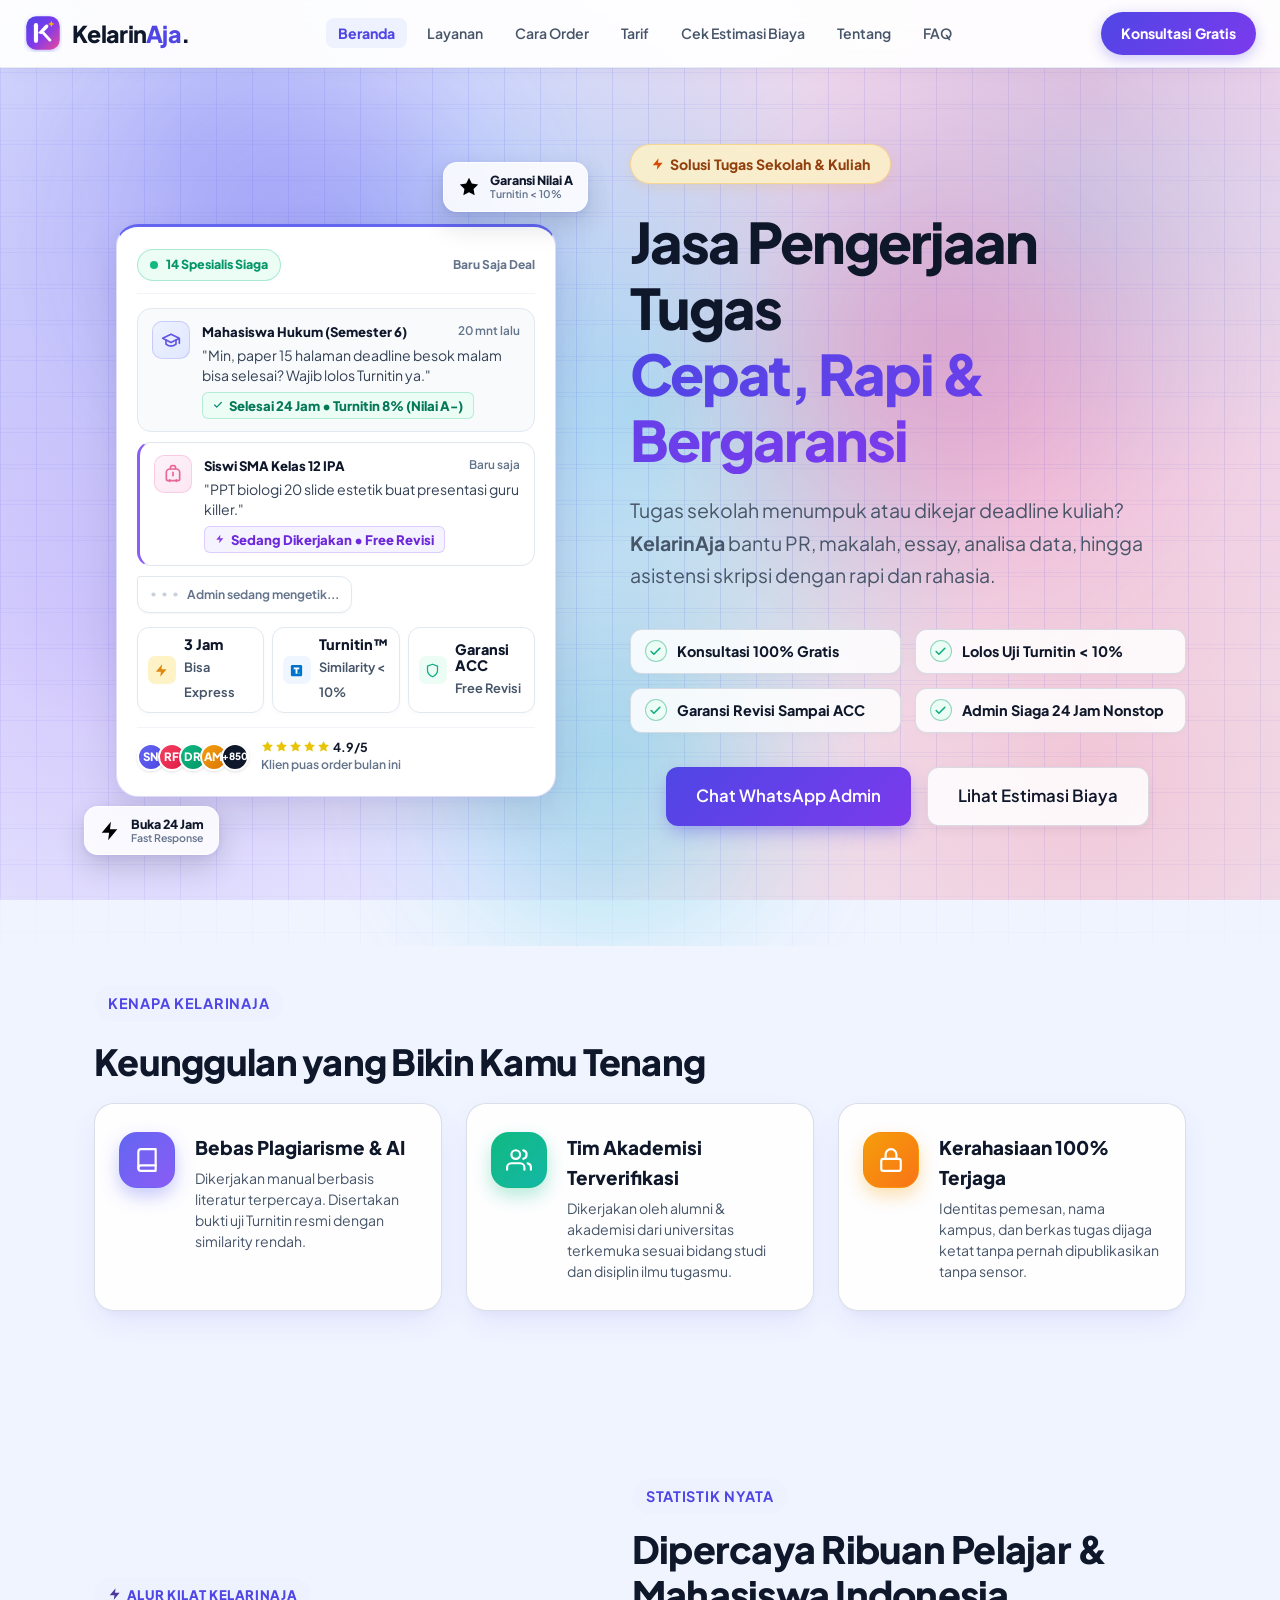
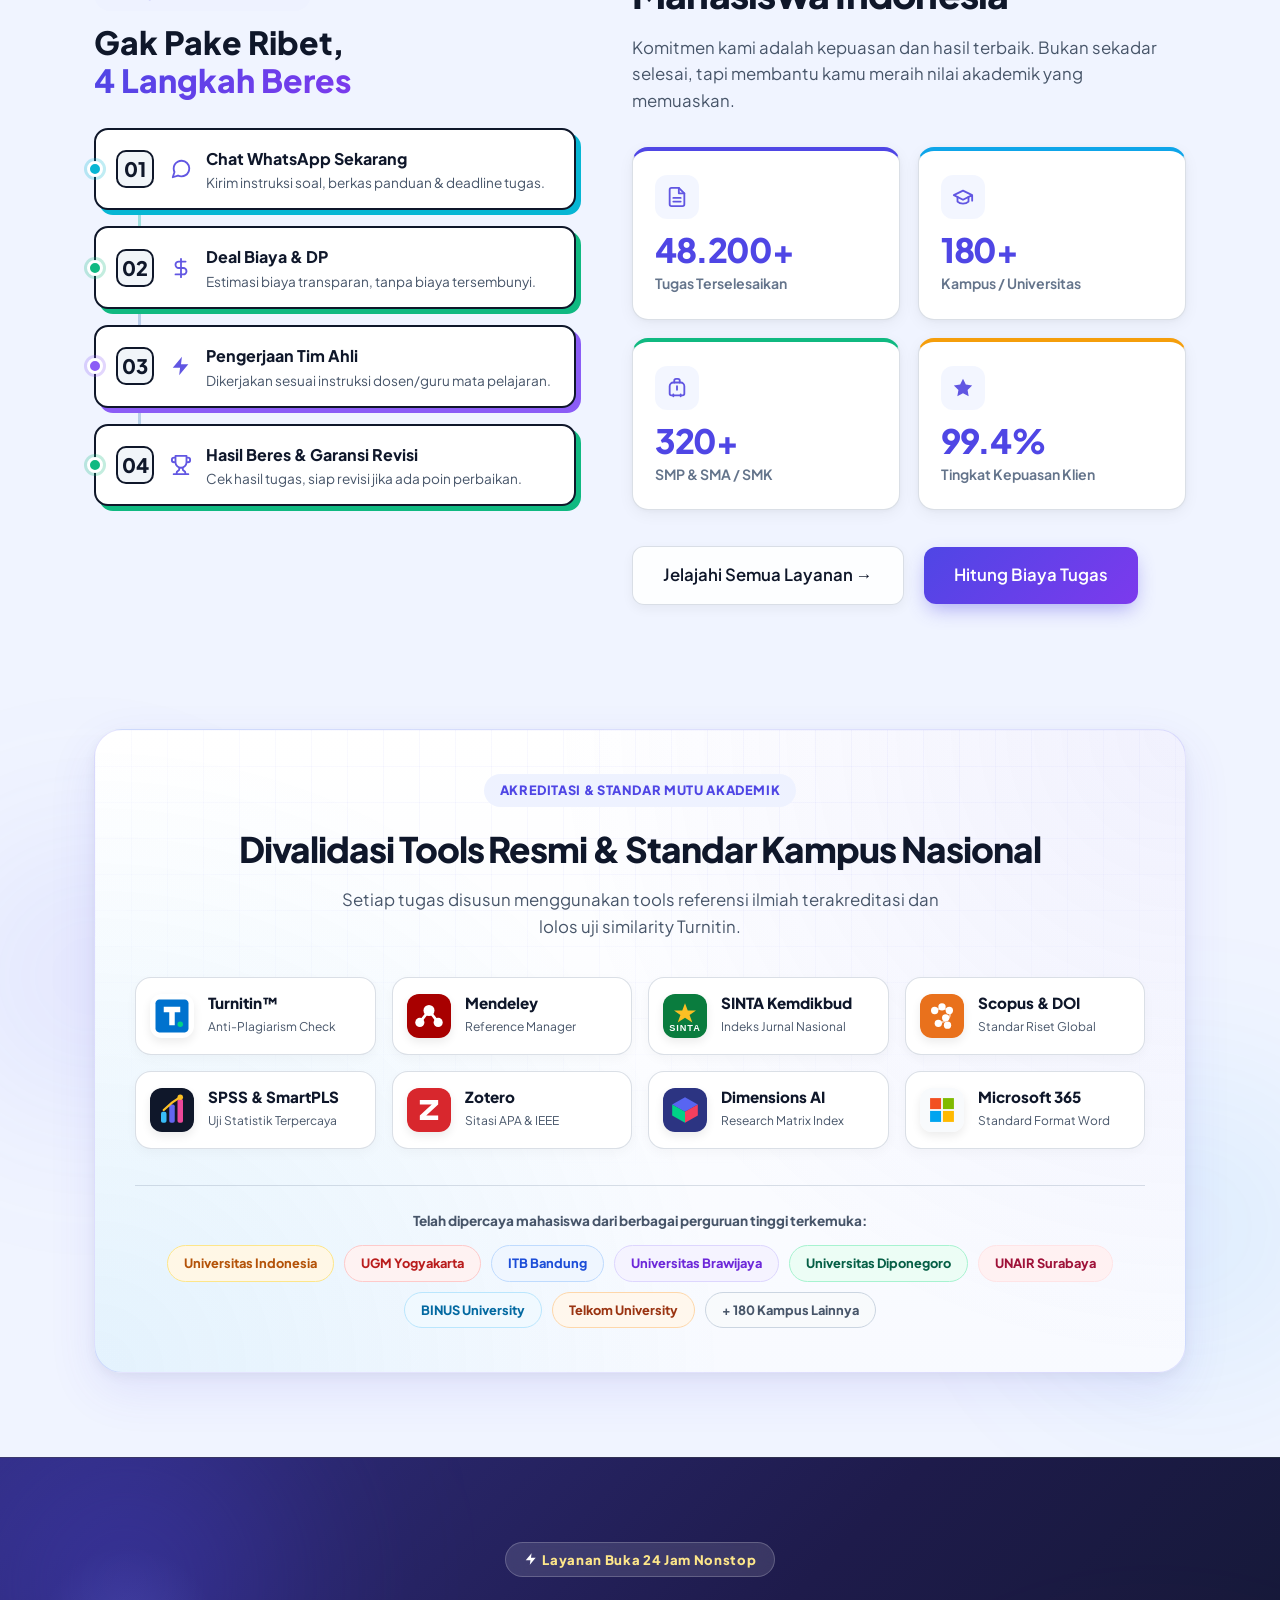
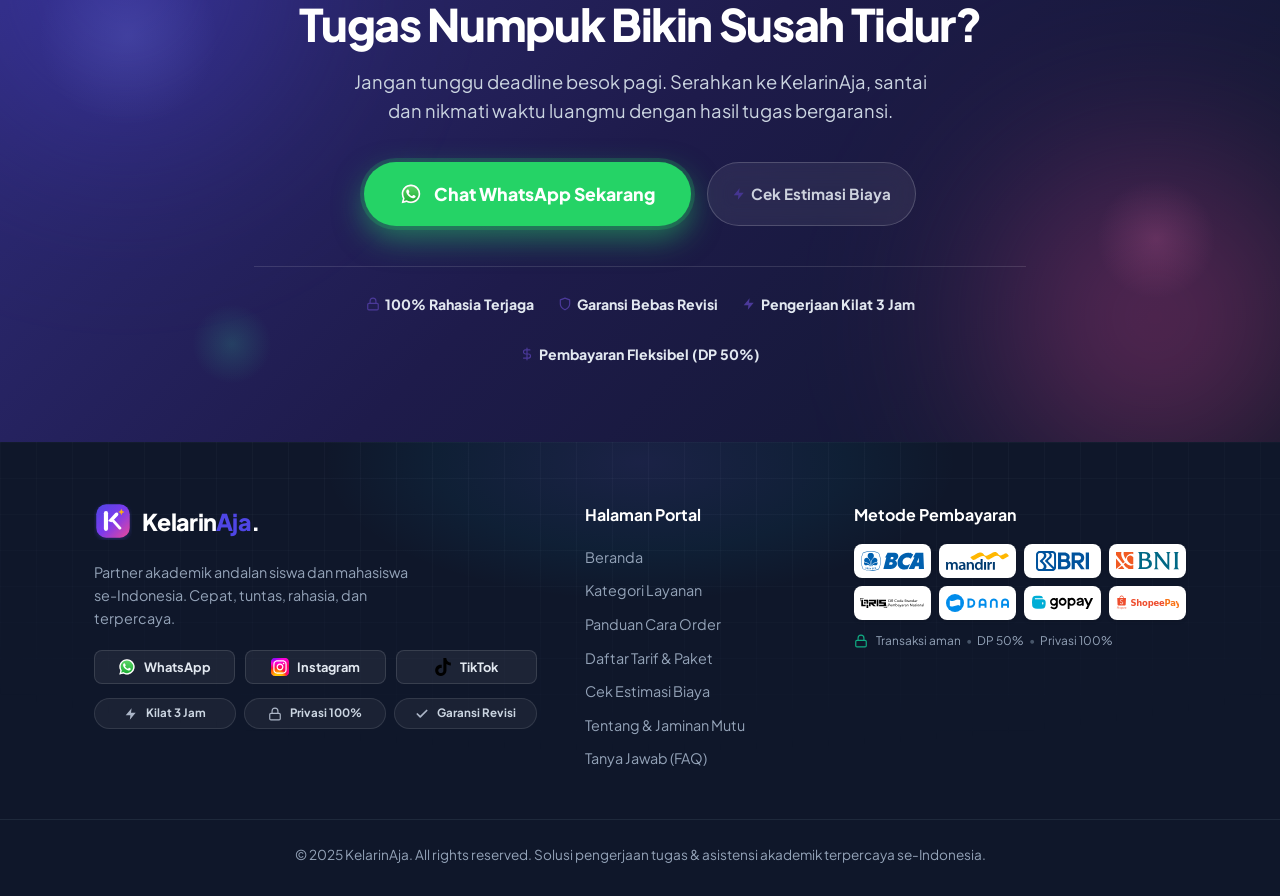
<file: index.html>
<!DOCTYPE html>
<html lang="id">
<head>
  <meta charset="UTF-8">
  <meta name="viewport" content="width=device-width, initial-scale=1.0">
  <title>KelarinAja — Solusi Cepat &amp; Rapi Tugas Sekolah s/d Kuliah</title>
  <meta name="description" content="Jasa pengerjaan tugas akademik terpercaya untuk SMP, SMA, dan Mahasiswa. Privasi 100% aman, bebas plagiasi Turnitin, garansi revisi sampai tuntas.">
  <link rel="icon" type="image/svg+xml" href="logo.svg">
  <link rel="stylesheet" href="fonts.css">
  <link rel="stylesheet" href="styles.css?v=3.7">
</head>
<body>

  <!-- Navbar -->
  <header class="navbar">
    <div class="container nav-container">
      <a href="index.html" class="logo">
        <div class="logo-icon-wrap">
          <img src="logo.svg" alt="KelarinAja Logo" class="brand-logo-img">
        </div>
        <span class="logo-text">Kelarin<span class="logo-accent">Aja</span>.</span>
      </a>
      <nav class="nav-links">
        <a href="index.html" class="active">Beranda</a>
        <a href="layanan.html">Layanan</a>
        <a href="cara-order.html">Cara Order</a>
        <a href="harga.html">Tarif</a>
        <a href="cek-estimasi.html">Cek Estimasi Biaya</a>
        <a href="tentang.html">Tentang</a>
        <a href="faq.html">FAQ</a>
      </nav>
      <button class="menu-toggle" id="menuToggle" aria-label="Buka menu" aria-expanded="false">
        <span></span><span></span><span></span>
      </button>
      <a href="https://wa.me/6285770626647?text=Halo%20Admin%20KelarinAja,%20mau%20konsultasi%20tugas" target="_blank" class="btn btn-primary nav-cta">
        <span>Konsultasi Gratis</span>
      </a>
    </div>
  </header>
<nav class="mobile-drawer" id="mobileDrawer" aria-label="Menu mobile">
    <div class="drawer-head">
      <a href="index.html" class="drawer-logo">
        <img src="logo.svg" alt="KelarinAja Logo" class="brand-logo-img">
        <span class="logo-text">Kelarin<span class="logo-accent">Aja</span>.</span>
      </a>
      <button class="drawer-close" id="drawerClose" aria-label="Tutup menu" type="button">
        <span></span><span></span>
      </button>
    </div>
    <div class="drawer-links">
          <a href="index.html" class="d-link active">Beranda</a>
          <a href="layanan.html" class="d-link">Layanan</a>
          <a href="cara-order.html" class="d-link">Cara Order</a>
          <a href="harga.html" class="d-link">Tarif</a>
          <a href="cek-estimasi.html" class="d-link">Cek Estimasi Biaya</a>
          <a href="tentang.html" class="d-link">Tentang</a>
          <a href="faq.html" class="d-link">FAQ</a>
    </div>
    <div class="drawer-foot">
      <a href="https://wa.me/6285770626647?text=Halo%20Admin%20KelarinAja,%20mau%20konsultasi%20tugas" target="_blank" class="drawer-cta">
        <span>Konsultasi Gratis</span>
      </a>
      <div class="drawer-socials">
        <a href="https://wa.me/6285770626647" target="_blank" aria-label="WhatsApp"><img src="logo-social-wa.svg" alt="WA"></a>
        <a href="https://instagram.com/kelarinaja.id" target="_blank" aria-label="Instagram"><img src="logo-social-ig.svg" alt="IG"></a>
        <a href="https://tiktok.com/@kelarinaja" target="_blank" aria-label="TikTok"><img src="logo-social-tiktok.svg" alt="TikTok"></a>
      </div>
      <p class="drawer-note">Garansi Revisi &bull; Privasi 100% &bull; Kilat 3 Jam</p>
    </div>
</nav>

  <!-- Hero Section (Clean, Humanis, Berbobot) -->
  <section class="hero">
    <div class="hero-glow hero-glow-1"></div>
    <div class="hero-glow hero-glow-2"></div>
    <div class="hero-glow hero-glow-3"></div>

    <div class="container hero-split-modern">
            <!-- Kolom Kiri: Live Activity Showcase (Sempurna & Modern) -->
                  <div class="hero-avatar-col">
                    <!-- Floating glass proof chips -->
                    <div class="float-chip fc-grade">
                      <img src="icons/ic-star.svg" alt="">
                      <span><strong>Garansi Nilai A</strong><em>Turnitin &lt; 10%</em></span>
                    </div>
                    <div class="float-chip fc-24">
                      <img src="icons/ic-bolt.svg" alt="">
                      <span><strong>Buka 24 Jam</strong><em>Fast Response</em></span>
                    </div>
                    <div class="live-glass-card">
          <div class="live-card-header">
            <div class="live-status-badge">
              <span class="pulse-dot"></span>
              <span>14 Spesialis Siaga</span>
            </div>
            <span class="live-clock">Baru Saja Deal</span>
          </div>

          <div class="order-chat-bubble">
            <div class="chat-avatar-box av-grad-blue"><img src="icons/ic-grad.svg" alt=""></div>
            <div class="chat-content">
              <div class="chat-header-meta">
                <span class="chat-sender">Mahasiswa Hukum (Semester 6)</span>
                <span class="chat-time-tag">20 mnt lalu</span>
              </div>
              <div class="chat-msg">"Min, paper 15 halaman deadline besok malam bisa selesai? Wajib lolos Turnitin ya."</div>
              <div class="chat-tag status-success">
                <img class="tag-ic" src="icons/ic-check.svg" alt=""> Selesai 24 Jam • Turnitin 8% (Nilai A-)
              </div>
            </div>
          </div>

          <div class="order-chat-bubble secondary-bubble">
            <div class="chat-avatar-box av-grad-pink"><img src="icons/ic-bag.svg" alt=""></div>
            <div class="chat-content">
              <div class="chat-header-meta">
                <span class="chat-sender">Siswi SMA Kelas 12 IPA</span>
                <span class="chat-time-tag">Baru saja</span>
              </div>
              <div class="chat-msg">"PPT biologi 20 slide estetik buat presentasi guru killer."</div>
              <div class="chat-tag status-progress">
                <img class="tag-ic" src="icons/ic-bolt.svg" alt=""> Sedang Dikerjakan • Free Revisi
              </div>
            </div>
          </div>


          <div class="wa-typing-row">
            <span class="wa-typing-dot"></span>
            <span class="wa-typing-dot"></span>
            <span class="wa-typing-dot"></span>
            <span class="wa-typing-text">Admin sedang mengetik...</span>
          </div>

          <div class="live-metrics-row">
            <div class="live-metric-box">
              <div class="lm-icon-chip chip-amber"><img src="icons/ic-bolt.svg" alt=""></div>
              <div>
                <strong>3 Jam</strong>
                <span>Bisa Express</span>
              </div>
            </div>
            <div class="live-metric-box">
              <div class="lm-icon-chip chip-turnitin">
                <img src="logo-turnitin.svg" alt="Turnitin">
              </div>
              <div>
                <strong>Turnitin™</strong>
                <span>Similarity &lt; 10%</span>
              </div>
            </div>
            <div class="live-metric-box">
              <div class="lm-icon-chip chip-green"><img src="icons/ic-shield.svg" alt=""></div>
              <div>
                <strong>Garansi ACC</strong>
                <span>Free Revisi</span>
              </div>
            </div>
          </div>

          <div class="live-card-footer">
            <div class="user-stack">
              <span class="u-badge b1">SN</span>
              <span class="u-badge b2">RF</span>
              <span class="u-badge b3">DR</span>
              <span class="u-badge b4">AM</span>
              <span class="u-badge b-plus">+850</span>
            </div>
            <div class="u-proof-info">
              <div class="u-stars"><img class="star-ic" src="icons/ic-star.svg" alt=""><img class="star-ic" src="icons/ic-star.svg" alt=""><img class="star-ic" src="icons/ic-star.svg" alt=""><img class="star-ic" src="icons/ic-star.svg" alt=""><img class="star-ic" src="icons/ic-star.svg" alt=""> <strong>4.9/5</strong></div>
              <span class="u-text">Klien puas order bulan ini</span>
            </div>
          </div>
        </div>
      </div>
      <!-- Kolom Kanan: Headline + Checklist + CTA -->
      <div class="hero-content-col">
        <div class="hero-badge"><img class="badge-ic" src="icons/ic-sparkle.svg" alt=""> Solusi Tugas Sekolah &amp; Kuliah</div>
        <h1 class="hero-title"><span class="hero-title-main">Jasa Pengerjaan Tugas</span><br><span class="gradient-text">Cepat, Rapi &amp; Bergaransi</span></h1>
        <p class="hero-desc">
          Tugas sekolah menumpuk atau dikejar deadline kuliah? <strong>KelarinAja</strong> bantu PR, makalah, essay, analisa data, hingga asistensi skripsi dengan rapi dan rahasia.
        </p>

        <!-- 4 Key Checklist Points -->
        <div class="hero-checklist-grid">
          <div class="check-item">
            <span class="check-icon"><img src="icons/ic-check.svg" alt=""></span>
            <span>Konsultasi 100% Gratis</span>
          </div>
          <div class="check-item">
            <span class="check-icon"><img src="icons/ic-check.svg" alt=""></span>
            <span>Lolos Uji Turnitin &lt; 10%</span>
          </div>
          <div class="check-item">
            <span class="check-icon"><img src="icons/ic-check.svg" alt=""></span>
            <span>Garansi Revisi Sampai ACC</span>
          </div>
          <div class="check-item">
            <span class="check-icon"><img src="icons/ic-check.svg" alt=""></span>
            <span>Admin Siaga 24 Jam Nonstop</span>
          </div>
        </div>

        <div class="hero-actions">
          <a href="https://wa.me/6285770626647?text=Halo%20Admin%20KelarinAja,%20mau%20order%20tugas" target="_blank" class="btn btn-primary btn-lg">
            Chat WhatsApp Admin
          </a>
          <a href="cek-estimasi.html" class="btn btn-secondary btn-lg">
            Lihat Estimasi Biaya
          </a>
        </div>
      </div>
    </div>
  </section>

  <!-- 3 Pilar Keunggulan Utama -->
    <section class="section three-pillars-section">
      <div class="container">
        <div class="section-head center">
          <span class="badge-sub">Kenapa KelarinAja</span>
          <h2 class="section-title">Keunggulan yang Bikin Kamu Tenang</h2>
        </div>
        <div class="three-pillars-grid">
        <div class="pillar-card">
          <div class="pillar-icon-box bg-blue">
            <span class=""><img src="icons/ic-book.svg" alt=""></span>
          </div>
          <div class="pillar-content">
            <h3>Bebas Plagiarisme &amp; AI</h3>
            <p>Dikerjakan manual berbasis literatur terpercaya. Disertakan bukti uji Turnitin resmi dengan similarity rendah.</p>
          </div>
        </div>

        <div class="pillar-card">
          <div class="pillar-icon-box bg-teal">
            <span class=""><img src="icons/ic-users.svg" alt=""></span>
          </div>
          <div class="pillar-content">
            <h3>Tim Akademisi Terverifikasi</h3>
            <p>Dikerjakan oleh alumni &amp; akademisi dari universitas terkemuka sesuai bidang studi dan disiplin ilmu tugasmu.</p>
          </div>
        </div>

        <div class="pillar-card">
          <div class="pillar-icon-box bg-amber">
            <span class=""><img src="icons/ic-lock.svg" alt=""></span>
          </div>
          <div class="pillar-content">
            <h3>Kerahasiaan 100% Terjaga</h3>
            <p>Identitas pemesan, nama kampus, dan berkas tugas dijaga ketat tanpa pernah dipublikasikan tanpa sensor.</p>
          </div>
        </div>
      </div>
    </div>
  </section>

  <!-- Ringkasan Angka Pencapaian & Alur Order Singkat -->
  <section class="section">
    <div class="container">
      <div class="flow-proof-grid">
        <div class="flow-visual-col">
          <div class="flow-badge-top"><img class="badge-ic" src="icons/ic-sparkle.svg" alt=""> Alur Kilat KelarinAja</div>
          <h3 class="flow-visual-title">Gak Pake Ribet, <br><span class="gradient-text">4 Langkah Beres</span></h3>

          <!-- Timeline Terhubung dengan Garis Vertikal -->
          <div class="flow-cards-stack timeline-connected">
            <div class="pop-flow-card card-cyan">
              <div class="timeline-dot dot-cyan"></div>
              <div class="pop-card-number">01</div>
              <div class="pop-card-body">
                <span class="pop-card-icon"><img src="icons/ic-chat.svg" alt=""></span>
                <div>
                  <h4>Chat WhatsApp Sekarang</h4>
                  <p>Kirim instruksi soal, berkas panduan &amp; deadline tugas.</p>
                </div>
              </div>
            </div>

            <div class="pop-flow-card card-mint">
              <div class="timeline-dot dot-mint"></div>
              <div class="pop-card-number">02</div>
              <div class="pop-card-body">
                <span class="pop-card-icon"><img src="icons/ic-deal.svg" alt=""></span>
                <div>
                  <h4>Deal Biaya &amp; DP</h4>
                  <p>Estimasi biaya transparan, tanpa biaya tersembunyi.</p>
                </div>
              </div>
            </div>

            <div class="pop-flow-card card-purple">
              <div class="timeline-dot dot-purple"></div>
              <div class="pop-card-number">03</div>
              <div class="pop-card-body">
                <span class="pop-card-icon"><img src="icons/ic-bolt.svg" alt=""></span>
                <div>
                  <h4>Pengerjaan Tim Ahli</h4>
                  <p>Dikerjakan sesuai instruksi dosen/guru mata pelajaran.</p>
                </div>
              </div>
            </div>

            <div class="pop-flow-card card-emerald">
              <div class="timeline-dot dot-emerald"></div>
              <div class="pop-card-number">04</div>
              <div class="pop-card-body">
                <span class="pop-card-icon"><img src="icons/ic-trophy.svg" alt=""></span>
                <div>
                  <h4>Hasil Beres &amp; Garansi Revisi</h4>
                  <p>Cek hasil tugas, siap revisi jika ada poin perbaikan.</p>
                </div>
              </div>
            </div>
          </div>
        </div>

        <div class="flow-content-col">
          <span class="badge-sub">Statistik Nyata</span>
          <h2 class="flow-main-title">Dipercaya Ribuan Pelajar &amp; Mahasiswa Indonesia</h2>
          <p class="flow-main-desc">
            Komitmen kami adalah kepuasan dan hasil terbaik. Bukan sekadar selesai, tapi membantu kamu meraih nilai akademik yang memuaskan.
          </p>

          <div class="stats-counter-grid">
            <div class="stat-counter-card">
              <div class="stat-icon-wrap"><img src="icons/ic-doc.svg" alt=""></div>
              <div class="stat-number" data-target="48200" data-format="int" data-suffix="+">48.200+</div>
              <div class="stat-label">Tugas Terselesaikan</div>
            </div>

            <div class="stat-counter-card">
              <div class="stat-icon-wrap"><img src="icons/ic-grad.svg" alt=""></div>
              <div class="stat-number" data-target="180" data-format="int" data-suffix="+">180+</div>
              <div class="stat-label">Kampus / Universitas</div>
            </div>

            <div class="stat-counter-card">
              <div class="stat-icon-wrap"><img src="icons/ic-bag.svg" alt=""></div>
              <div class="stat-number" data-target="320" data-format="int" data-suffix="+">320+</div>
              <div class="stat-label">SMP &amp; SMA / SMK</div>
            </div>

            <div class="stat-counter-card">
              <div class="stat-icon-wrap"><img src="icons/ic-star.svg" alt=""></div>
              <div class="stat-number" data-target="99.4" data-format="decimal" data-suffix="%">99.4%</div>
              <div class="stat-label">Tingkat Kepuasan Klien</div>
            </div>
          </div>

          <div class="flow-cta-box">
            <a href="layanan.html" class="btn btn-secondary btn-lg">
              Jelajahi Semua Layanan &rarr;
            </a>
            <a href="cek-estimasi.html" class="btn btn-primary btn-lg">
              Hitung Biaya Tugas
            </a>
          </div>
        </div>
      </div>
    </div>
  </section>

  <!-- Section Validasi & Logo Mitra Resmi (SINTA, Scopus, Mendeley, Turnitin, Kampus) -->
  <section class="section trust-brands-section">
    <div class="container">
      <div class="trust-banner-card">
        <div class="tb-badge-top">Akreditasi &amp; Standar Mutu Akademik</div>
        <h2 class="tb-title">Divalidasi Tools Resmi &amp; Standar Kampus Nasional</h2>
        <p class="tb-desc">Setiap tugas disusun menggunakan tools referensi ilmiah terakreditasi dan lolos uji similarity Turnitin.</p>
        
        <!-- Logo Validasi Grid (Dengan Logo Asli Vektor HD, Bukan Emoji) -->
        <div class="verified-logos-grid">
          <div class="v-logo-item">
            <div class="v-brand-img-wrap">
              <img src="logo-turnitin.svg" alt="Turnitin Logo" class="v-brand-img">
            </div>
            <div>
              <strong>Turnitin™</strong>
              <span>Anti-Plagiarism Check</span>
            </div>
          </div>

          <div class="v-logo-item">
            <div class="v-brand-img-wrap">
              <img src="logo-mendeley.svg" alt="Mendeley Logo" class="v-brand-img">
            </div>
            <div>
              <strong>Mendeley</strong>
              <span>Reference Manager</span>
            </div>
          </div>

          <div class="v-logo-item">
            <div class="v-brand-img-wrap">
              <img src="logo-sinta.svg" alt="SINTA Kemdikbud Logo" class="v-brand-img">
            </div>
            <div>
              <strong>SINTA Kemdikbud</strong>
              <span>Indeks Jurnal Nasional</span>
            </div>
          </div>

          <div class="v-logo-item">
            <div class="v-brand-img-wrap">
              <img src="logo-scopus.svg" alt="Scopus Logo" class="v-brand-img">
            </div>
            <div>
              <strong>Scopus &amp; DOI</strong>
              <span>Standar Riset Global</span>
            </div>
          </div>

          <div class="v-logo-item">
            <div class="v-brand-img-wrap">
              <img src="logo-spss.svg" alt="SPSS SmartPLS Logo" class="v-brand-img">
            </div>
            <div>
              <strong>SPSS &amp; SmartPLS</strong>
              <span>Uji Statistik Terpercaya</span>
            </div>
          </div>

          <div class="v-logo-item">
            <div class="v-brand-img-wrap">
              <img src="logo-zotero.svg" alt="Zotero Logo" class="v-brand-img">
            </div>
            <div>
              <strong>Zotero</strong>
              <span>Sitasi APA &amp; IEEE</span>
            </div>
          </div>

          <div class="v-logo-item">
            <div class="v-brand-img-wrap">
              <img src="logo-dimensions.svg" alt="Dimensions AI Logo" class="v-brand-img">
            </div>
            <div>
              <strong>Dimensions AI</strong>
              <span>Research Matrix Index</span>
            </div>
          </div>

          <div class="v-logo-item">
            <div class="v-brand-img-wrap">
              <img src="logo-microsoft.svg" alt="Microsoft 365 Logo" class="v-brand-img">
            </div>
            <div>
              <strong>Microsoft 365</strong>
              <span>Standard Format Word</span>
            </div>
          </div>
        </div>

        <!-- Campus Trust Badges Row -->
        <div class="campus-trust-row">
          <span class="ct-label">Telah dipercaya mahasiswa dari berbagai perguruan tinggi terkemuka:</span>
          <div class="campus-pills">
            <span class="cp-pill cp-ui">Universitas Indonesia</span>
            <span class="cp-pill cp-ugm">UGM Yogyakarta</span>
            <span class="cp-pill cp-itb">ITB Bandung</span>
            <span class="cp-pill cp-ub">Universitas Brawijaya</span>
            <span class="cp-pill cp-undip">Universitas Diponegoro</span>
            <span class="cp-pill cp-unair">UNAIR Surabaya</span>
            <span class="cp-pill cp-binus">BINUS University</span>
            <span class="cp-pill cp-telkom">Telkom University</span>
            <span class="cp-pill cp-more">+ 180 Kampus Lainnya</span>
          </div>
        </div>
      </div>
    </div>
  </section>

  <!-- CTA Banner (Mewah, Modern, dengan Ornamen & Kontras Jelas) -->
  <section class="cta-banner">
    <div class="cta-glow cta-glow-left"></div>
    <div class="cta-glow cta-glow-right"></div>
    <!-- Floating decorative orbs -->
    <div class="cta-float-orb cta-orb-1"></div>
    <div class="cta-float-orb cta-orb-2"></div>
    <div class="cta-float-orb cta-orb-3"></div>

    <div class="container text-center cta-container-inner">
      <span class="cta-top-tag"><img class="badge-ic" src="icons/ic-sparkle.svg" alt=""> Layanan Buka 24 Jam Nonstop</span>
      <h2>Tugas Numpuk Bikin Susah Tidur?</h2>
      <p>Jangan tunggu deadline besok pagi. Serahkan ke KelarinAja, santai dan nikmati waktu luangmu dengan hasil tugas bergaransi.</p>

      <div class="cta-btn-group">
        <a href="https://wa.me/6285770626647?text=Halo%20Admin%20KelarinAja,%20mau%20order%20tugas%20sekarang" target="_blank" class="btn btn-cta-wa btn-lg">
          <img src="logo-social-wa.svg" alt="WA" style="width: 22px; height: 22px; display: block;">
          <span>Chat WhatsApp Sekarang</span>
        </a>
        <a href="cek-estimasi.html" class="btn btn-cta-calc btn-lg">
          <span><img class="badge-ic" src="icons/ic-sparkle.svg" alt=""> Cek Estimasi Biaya</span>
        </a>
      </div>

      <!-- Trust Badges di Bawah Tombol CTA -->
      <div class="cta-bottom-guarantee">
        <div class="c-badge-item">
          <span><img class="badge-ic" src="icons/ic-lock.svg" alt=""> 100% Rahasia Terjaga</span>
        </div>
        <div class="c-badge-item">
          <span><img class="badge-ic" src="icons/ic-shield.svg" alt=""> Garansi Bebas Revisi</span>
        </div>
        <div class="c-badge-item">
          <span><img class="badge-ic" src="icons/ic-bolt.svg" alt=""> Pengerjaan Kilat 3 Jam</span>
        </div>
        <div class="c-badge-item">
          <span><img class="badge-ic" src="icons/ic-deal.svg" alt=""> Pembayaran Fleksibel (DP 50%)</span>
        </div>
      </div>
    </div>
  </section>

  <!-- Footer -->
  <footer class="footer">
    <div class="container footer-container">
      <div class="footer-col">
        <a href="index.html" class="logo">
          <div class="logo-icon-wrap">
            <img src="logo.svg" alt="KelarinAja Logo" class="brand-logo-img">
          </div>
          <span class="logo-text">Kelarin<span class="logo-accent">Aja</span>.</span>
        </a>
        <p class="footer-desc">Partner akademik andalan siswa dan mahasiswa se-Indonesia. Cepat, tuntas, rahasia, dan terpercaya.</p>
        <div class="footer-social-row">
                  <a href="https://wa.me/6285770626647" target="_blank" class="footer-social-link" title="WhatsApp Admin Resmi">
                    <img src="logo-social-wa.svg" alt="WhatsApp" class="footer-social-icon">
                    <span>WhatsApp</span>
                  </a>
                  <a href="https://instagram.com/kelarinaja.id" target="_blank" class="footer-social-link" title="Instagram: @kelarinaja.id">
                    <img src="logo-social-ig.svg" alt="Instagram" class="footer-social-icon">
                    <span>Instagram</span>
                  </a>
                  <a href="https://tiktok.com/@kelarinaja" target="_blank" class="footer-social-link" title="TikTok: @kelarinaja">
                    <img src="logo-social-tiktok.svg" alt="TikTok" class="footer-social-icon">
                    <span>TikTok</span>
                  </a>
                </div>
                <div class="footer-trust-chips">
                  <span class="ft-chip"><img class="badge-ic" src="icons/ic-bolt.svg" alt=""> Kilat 3 Jam</span>
                  <span class="ft-chip"><img class="badge-ic" src="icons/ic-lock.svg" alt=""> Privasi 100%</span>
                  <span class="ft-chip"><img class="badge-ic" src="icons/ic-check.svg" alt=""> Garansi Revisi</span>
                </div>
      </div>
      <div class="footer-col">
        <h4>Halaman Portal</h4>
        <ul class="footer-links">
          <li><a href="index.html">Beranda</a></li>
          <li><a href="layanan.html">Kategori Layanan</a></li>
          <li><a href="cara-order.html">Panduan Cara Order</a></li>
          <li><a href="harga.html">Daftar Tarif &amp; Paket</a></li>
          <li><a href="cek-estimasi.html">Cek Estimasi Biaya</a></li>
          <li><a href="tentang.html">Tentang &amp; Jaminan Mutu</a></li>
          <li><a href="faq.html">Tanya Jawab (FAQ)</a></li>
        </ul>
      </div>
      <div class="footer-col">
        <h4>Metode Pembayaran</h4>
        <div class="payment-logo-row">
          <div class="pay-card" title="Bank BCA"><img src="logo-pay-bca.svg" alt="BCA"></div>
          <div class="pay-card" title="Bank Mandiri"><img src="logo-pay-mandiri.svg" alt="Mandiri"></div>
          <div class="pay-card" title="Bank BRI"><img src="logo-pay-bri.svg" alt="BRI"></div>
          <div class="pay-card" title="Bank BNI"><img src="logo-pay-bni.svg" alt="BNI"></div>
          <div class="pay-card pay-card-qris" title="QRIS Semua Pembayaran"><img src="logo-pay-qris.svg" alt="QRIS"></div>
          <div class="pay-card" title="DANA E-Wallet"><img src="logo-pay-dana.svg" alt="DANA"></div>
          <div class="pay-card" title="GoPay E-Wallet"><img src="logo-pay-gopay.svg" alt="GoPay"></div>
          <div class="pay-card" title="ShopeePay E-Wallet"><img src="logo-pay-shopeepay.svg" alt="ShopeePay"></div>
        </div>
        <div class="footer-safe-note">
          <img class="badge-ic" src="icons/ic-lock.svg" alt="" style="width:14px;height:14px;display:inline-block;flex-shrink:0;filter:invert(48%) sepia(89%) saturate(485%) hue-rotate(115deg) brightness(92%) contrast(88%);">
          <div class="fsn-items">
            <span>Transaksi aman</span>
            <span class="fsn-dot">•</span>
            <span>DP 50%</span>
            <span class="fsn-dot">•</span>
            <span>Privasi 100%</span>
          </div>
        </div>
      </div>
    </div>
    <div class="footer-bottom text-center">
      <p>&copy; 2025 KelarinAja. All rights reserved. Solusi pengerjaan tugas &amp; asistensi akademik terpercaya se-Indonesia.</p>
    </div>
  </footer>

  <!-- Floating WhatsApp Button -->
  <a href="https://wa.me/6285770626647?text=Halo%20Admin%20KelarinAja,%20mau%20konsultasi%20tugas" target="_blank" class="floating-wa" title="Hubungi Admin WhatsApp">
    <img src="logo-social-wa.svg" alt="WA" style="width: 20px; height: 20px; display: block;">
    <span class="wa-text">Chat Admin</span>
  </a>

  <script src="script.js?v=2.5"></script>
  <script src="menu.js?v=2.5"></script>
</body>
</html>
</file>
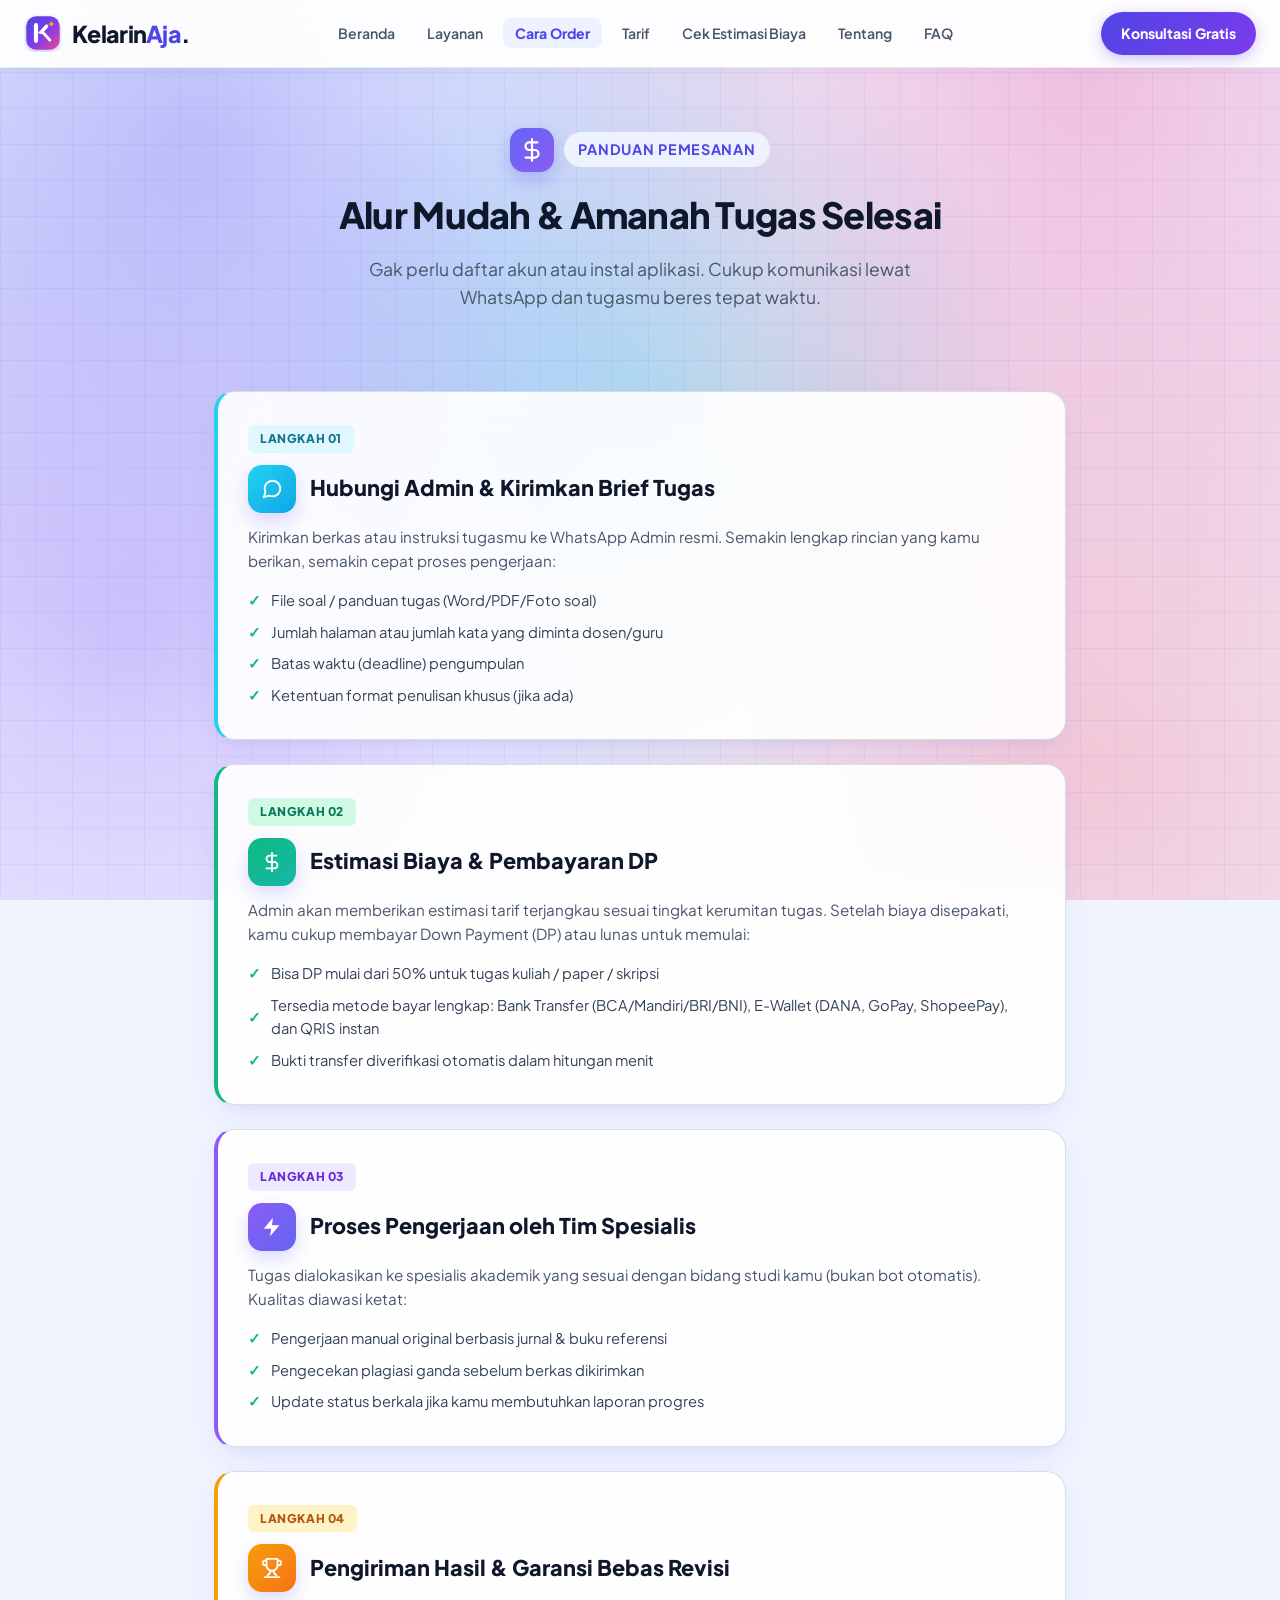
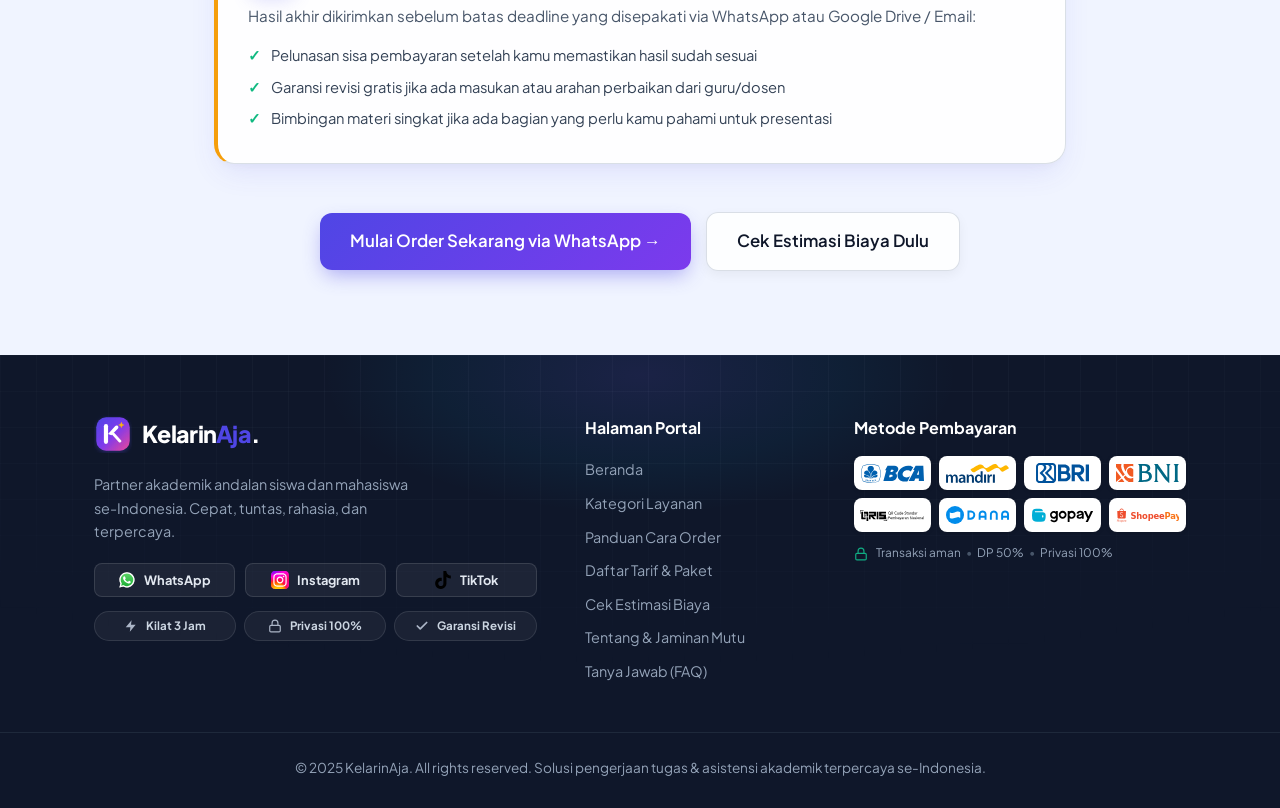
<file: cara-order.html>
<!DOCTYPE html>
<html lang="id">
<head>
  <meta charset="UTF-8">
  <meta name="viewport" content="width=device-width, initial-scale=1.0">
  <title>Cara Order Tugas — KelarinAja</title>
  <meta name="description" content="Alur pemesanan pengerjaan tugas mudah, amanah, dan tanpa ribet. Mulai dari konsultasi, deal harga, pengerjaan, hingga garansi revisi.">
  <link rel="icon" type="image/svg+xml" href="logo.svg">
  <link rel="stylesheet" href="fonts.css">
  <link rel="stylesheet" href="styles.css?v=3.7">
</head>
<body>

  <!-- Navbar -->
  <header class="navbar">
    <div class="container nav-container">
      <a href="index.html" class="logo">
        <div class="logo-icon-wrap">
          <img src="logo.svg" alt="KelarinAja Logo" class="brand-logo-img">
        </div>
        <span class="logo-text">Kelarin<span class="logo-accent">Aja</span>.</span>
      </a>
      <nav class="nav-links">
        <a href="index.html">Beranda</a>
        <a href="layanan.html">Layanan</a>
        <a href="cara-order.html" class="active">Cara Order</a>
        <a href="harga.html">Tarif</a>
        <a href="cek-estimasi.html" >Cek Estimasi Biaya</a>
        <a href="tentang.html">Tentang</a>
        <a href="faq.html">FAQ</a>
      </nav>
      <button class="menu-toggle" id="menuToggle" aria-label="Buka menu" aria-expanded="false">
        <span></span><span></span><span></span>
      </button>
      <a href="https://wa.me/6285770626647?text=Halo%20Admin%20KelarinAja,%20mau%20order%20tugas" target="_blank" class="btn btn-primary nav-cta">
        <span>Konsultasi Gratis</span>
      </a>
    </div>
  </header>
<nav class="mobile-drawer" id="mobileDrawer" aria-label="Menu mobile">
    <div class="drawer-head">
      <a href="index.html" class="drawer-logo">
        <img src="logo.svg" alt="KelarinAja Logo" class="brand-logo-img">
        <span class="logo-text">Kelarin<span class="logo-accent">Aja</span>.</span>
      </a>
      <button class="drawer-close" id="drawerClose" aria-label="Tutup menu" type="button">
        <span></span><span></span>
      </button>
    </div>
    <div class="drawer-links">
          <a href="index.html" class="d-link">Beranda</a>
          <a href="layanan.html" class="d-link">Layanan</a>
          <a href="cara-order.html" class="d-link active">Cara Order</a>
          <a href="harga.html" class="d-link">Tarif</a>
          <a href="cek-estimasi.html" class="d-link">Cek Estimasi Biaya</a>
          <a href="tentang.html" class="d-link">Tentang</a>
          <a href="faq.html" class="d-link">FAQ</a>
    </div>
    <div class="drawer-foot">
      <a href="https://wa.me/6285770626647?text=Halo%20Admin%20KelarinAja,%20mau%20order%20tugas" target="_blank" class="drawer-cta">
        <span>Konsultasi Gratis</span>
      </a>
      <div class="drawer-socials">
        <a href="https://wa.me/6285770626647" target="_blank" aria-label="WhatsApp"><img src="logo-social-wa.svg" alt="WA"></a>
        <a href="https://instagram.com/kelarinaja.id" target="_blank" aria-label="Instagram"><img src="logo-social-ig.svg" alt="IG"></a>
        <a href="https://tiktok.com/@kelarinaja" target="_blank" aria-label="TikTok"><img src="logo-social-tiktok.svg" alt="TikTok"></a>
      </div>
      <p class="drawer-note">Garansi Revisi &bull; Privasi 100% &bull; Kilat 3 Jam</p>
    </div>
</nav>

  <!-- Page Header -->
  <section class="page-header">
    <div class="container text-center">
      <span class="page-header-badge"><span class="page-header-icon"><img src="icons/ic-deal.svg" alt=""></span>
      <span class="badge-sub">Panduan Pemesanan</span></span>
      <h1 class="section-title">Alur Mudah &amp; Amanah Tugas Selesai</h1>
      <p class="section-desc">Gak perlu daftar akun atau instal aplikasi. Cukup komunikasi lewat WhatsApp dan tugasmu beres tepat waktu.</p>
    </div>
  </section>

  <!-- Step by Step Timeline -->
  <section class="section" style="padding-top: 0;">
    <div class="container" style="max-width: 900px;">
      <div class="steps-vertical-list">
        <!-- Step 1 -->
        <div class="step-card-detail">
          <div class="sc-badge">LANGKAH 01</div>
          <div class="sc-header">
            <div class="sc-icon"><img src="icons/ic-chat.svg" alt="" class="inline-ic"></div>
            <h3>Hubungi Admin &amp; Kirimkan Brief Tugas</h3>
          </div>
          <p>Kirimkan berkas atau instruksi tugasmu ke WhatsApp Admin resmi. Semakin lengkap rincian yang kamu berikan, semakin cepat proses pengerjaan:</p>
          <ul class="sc-checklist">
            <li>File soal / panduan tugas (Word/PDF/Foto soal)</li>
            <li>Jumlah halaman atau jumlah kata yang diminta dosen/guru</li>
            <li>Batas waktu (deadline) pengumpulan</li>
            <li>Ketentuan format penulisan khusus (jika ada)</li>
          </ul>
        </div>

        <!-- Step 2 -->
        <div class="step-card-detail">
          <div class="sc-badge">LANGKAH 02</div>
          <div class="sc-header">
            <div class="sc-icon"><img src="icons/ic-deal.svg" alt="" class="inline-ic"></div>
            <h3>Estimasi Biaya &amp; Pembayaran DP</h3>
          </div>
          <p>Admin akan memberikan estimasi tarif terjangkau sesuai tingkat kerumitan tugas. Setelah biaya disepakati, kamu cukup membayar Down Payment (DP) atau lunas untuk memulai:</p>
          <ul class="sc-checklist">
            <li>Bisa DP mulai dari 50% untuk tugas kuliah / paper / skripsi</li>
            <li>Tersedia metode bayar lengkap: Bank Transfer (BCA/Mandiri/BRI/BNI), E-Wallet (DANA, GoPay, ShopeePay), dan QRIS instan</li>
            <li>Bukti transfer diverifikasi otomatis dalam hitungan menit</li>
          </ul>
        </div>

        <!-- Step 3 -->
        <div class="step-card-detail">
          <div class="sc-badge">LANGKAH 03</div>
          <div class="sc-header">
            <div class="sc-icon"><img src="icons/ic-bolt.svg" alt="" class="inline-ic"></div>
            <h3>Proses Pengerjaan oleh Tim Spesialis</h3>
          </div>
          <p>Tugas dialokasikan ke spesialis akademik yang sesuai dengan bidang studi kamu (bukan bot otomatis). Kualitas diawasi ketat:</p>
          <ul class="sc-checklist">
            <li>Pengerjaan manual original berbasis jurnal &amp; buku referensi</li>
            <li>Pengecekan plagiasi ganda sebelum berkas dikirimkan</li>
            <li>Update status berkala jika kamu membutuhkan laporan progres</li>
          </ul>
        </div>

        <!-- Step 4 -->
        <div class="step-card-detail">
          <div class="sc-badge">LANGKAH 04</div>
          <div class="sc-header">
            <div class="sc-icon"><img src="icons/ic-trophy.svg" alt="" class="inline-ic"></div>
            <h3>Pengiriman Hasil &amp; Garansi Bebas Revisi</h3>
          </div>
          <p>Hasil akhir dikirimkan sebelum batas deadline yang disepakati via WhatsApp atau Google Drive / Email:</p>
          <ul class="sc-checklist">
            <li>Pelunasan sisa pembayaran setelah kamu memastikan hasil sudah sesuai</li>
            <li>Garansi revisi gratis jika ada masukan atau arahan perbaikan dari guru/dosen</li>
            <li>Bimbingan materi singkat jika ada bagian yang perlu kamu pahami untuk presentasi</li>
          </ul>
        </div>
      </div>

      <!-- Action Button -->
      <div class="text-center" style="margin-top: 48px;">
        <a href="https://wa.me/6285770626647?text=Halo%20Admin%20KelarinAja,%20saya%20mau%20order%20tugas" target="_blank" class="btn btn-primary btn-lg">
          Mulai Order Sekarang via WhatsApp &rarr;
        </a>
        <a href="cek-estimasi.html" class="btn btn-secondary btn-lg" style="margin-left: 12px;">
          Cek Estimasi Biaya Dulu
        </a>
      </div>
    </div>
  </section>

    <!-- Footer -->
  <footer class="footer">
    <div class="container footer-container">
      <div class="footer-col">
        <a href="index.html" class="logo">
          <div class="logo-icon-wrap">
            <img src="logo.svg" alt="KelarinAja Logo" class="brand-logo-img">
          </div>
          <span class="logo-text">Kelarin<span class="logo-accent">Aja</span>.</span>
        </a>
        <p class="footer-desc">Partner akademik andalan siswa dan mahasiswa se-Indonesia. Cepat, tuntas, rahasia, dan terpercaya.</p>
        <div class="footer-social-row">
          <a href="https://wa.me/6285770626647" target="_blank" class="footer-social-link" title="WhatsApp Admin Resmi">
            <img src="logo-social-wa.svg" alt="WhatsApp" class="footer-social-icon">
            <span>WhatsApp</span>
          </a>
          <a href="https://instagram.com/kelarinaja.id" target="_blank" class="footer-social-link" title="Instagram: @kelarinaja.id">
            <img src="logo-social-ig.svg" alt="Instagram" class="footer-social-icon">
            <span>Instagram</span>
          </a>
          <a href="https://tiktok.com/@kelarinaja" target="_blank" class="footer-social-link" title="TikTok: @kelarinaja">
            <img src="logo-social-tiktok.svg" alt="TikTok" class="footer-social-icon">
            <span>TikTok</span>
          </a>
        </div>
        <div class="footer-trust-chips">
          <span class="ft-chip"><img class="badge-ic" src="icons/ic-bolt.svg" alt=""> Kilat 3 Jam</span>
          <span class="ft-chip"><img class="badge-ic" src="icons/ic-lock.svg" alt=""> Privasi 100%</span>
          <span class="ft-chip"><img class="badge-ic" src="icons/ic-check.svg" alt=""> Garansi Revisi</span>
        </div>
      </div>
      <div class="footer-col">
        <h4>Halaman Portal</h4>
        <ul class="footer-links">
          <li><a href="index.html">Beranda</a></li>
          <li><a href="layanan.html">Kategori Layanan</a></li>
          <li><a href="cara-order.html">Panduan Cara Order</a></li>
          <li><a href="harga.html">Daftar Tarif &amp; Paket</a></li>
          <li><a href="cek-estimasi.html">Cek Estimasi Biaya</a></li>
          <li><a href="tentang.html">Tentang &amp; Jaminan Mutu</a></li>
          <li><a href="faq.html">Tanya Jawab (FAQ)</a></li>
        </ul>
      </div>
      <div class="footer-col">
                <h4>Metode Pembayaran</h4>
        <div class="payment-logo-row">
          <div class="pay-card" title="Bank BCA"><img src="logo-pay-bca.svg" alt="BCA"></div>
          <div class="pay-card" title="Bank Mandiri"><img src="logo-pay-mandiri.svg" alt="Mandiri"></div>
          <div class="pay-card" title="Bank BRI"><img src="logo-pay-bri.svg" alt="BRI"></div>
          <div class="pay-card" title="Bank BNI"><img src="logo-pay-bni.svg" alt="BNI"></div>
          <div class="pay-card pay-card-qris" title="QRIS Semua Pembayaran"><img src="logo-pay-qris.svg" alt="QRIS"></div>
          <div class="pay-card" title="DANA E-Wallet"><img src="logo-pay-dana.svg" alt="DANA"></div>
          <div class="pay-card" title="GoPay E-Wallet"><img src="logo-pay-gopay.svg" alt="GoPay"></div>
          <div class="pay-card" title="ShopeePay E-Wallet"><img src="logo-pay-shopeepay.svg" alt="ShopeePay"></div>
        </div>
        <div class="footer-safe-note">
          <img class="badge-ic" src="icons/ic-lock.svg" alt="" style="width:14px;height:14px;display:inline-block;flex-shrink:0;filter:invert(48%) sepia(89%) saturate(485%) hue-rotate(115deg) brightness(92%) contrast(88%);">
          <div class="fsn-items">
            <span>Transaksi aman</span>
            <span class="fsn-dot">•</span>
            <span>DP 50%</span>
            <span class="fsn-dot">•</span>
            <span>Privasi 100%</span>
          </div>
        </div>
      </div>
    </div>
    <div class="footer-bottom text-center">
      <p>&copy; 2025 KelarinAja. All rights reserved. Solusi pengerjaan tugas &amp; asistensi akademik terpercaya se-Indonesia.</p>
    </div>
  </footer>

  <!-- Floating WhatsApp Button -->
  <a href="https://wa.me/6285770626647?text=Halo%20Admin%20KelarinAja,%20mau%20konsultasi%20order" target="_blank" class="floating-wa" title="Hubungi Admin WhatsApp">
    <img src="logo-social-wa.svg" alt="WA" style="width: 20px; height: 20px; display: block;">
    <span class="wa-text">Chat Admin</span>
  </a>

  <script src="script.js?v=2.5"></script>
  <script src="menu.js?v=2.5"></script>
</body>
</html>
</file>
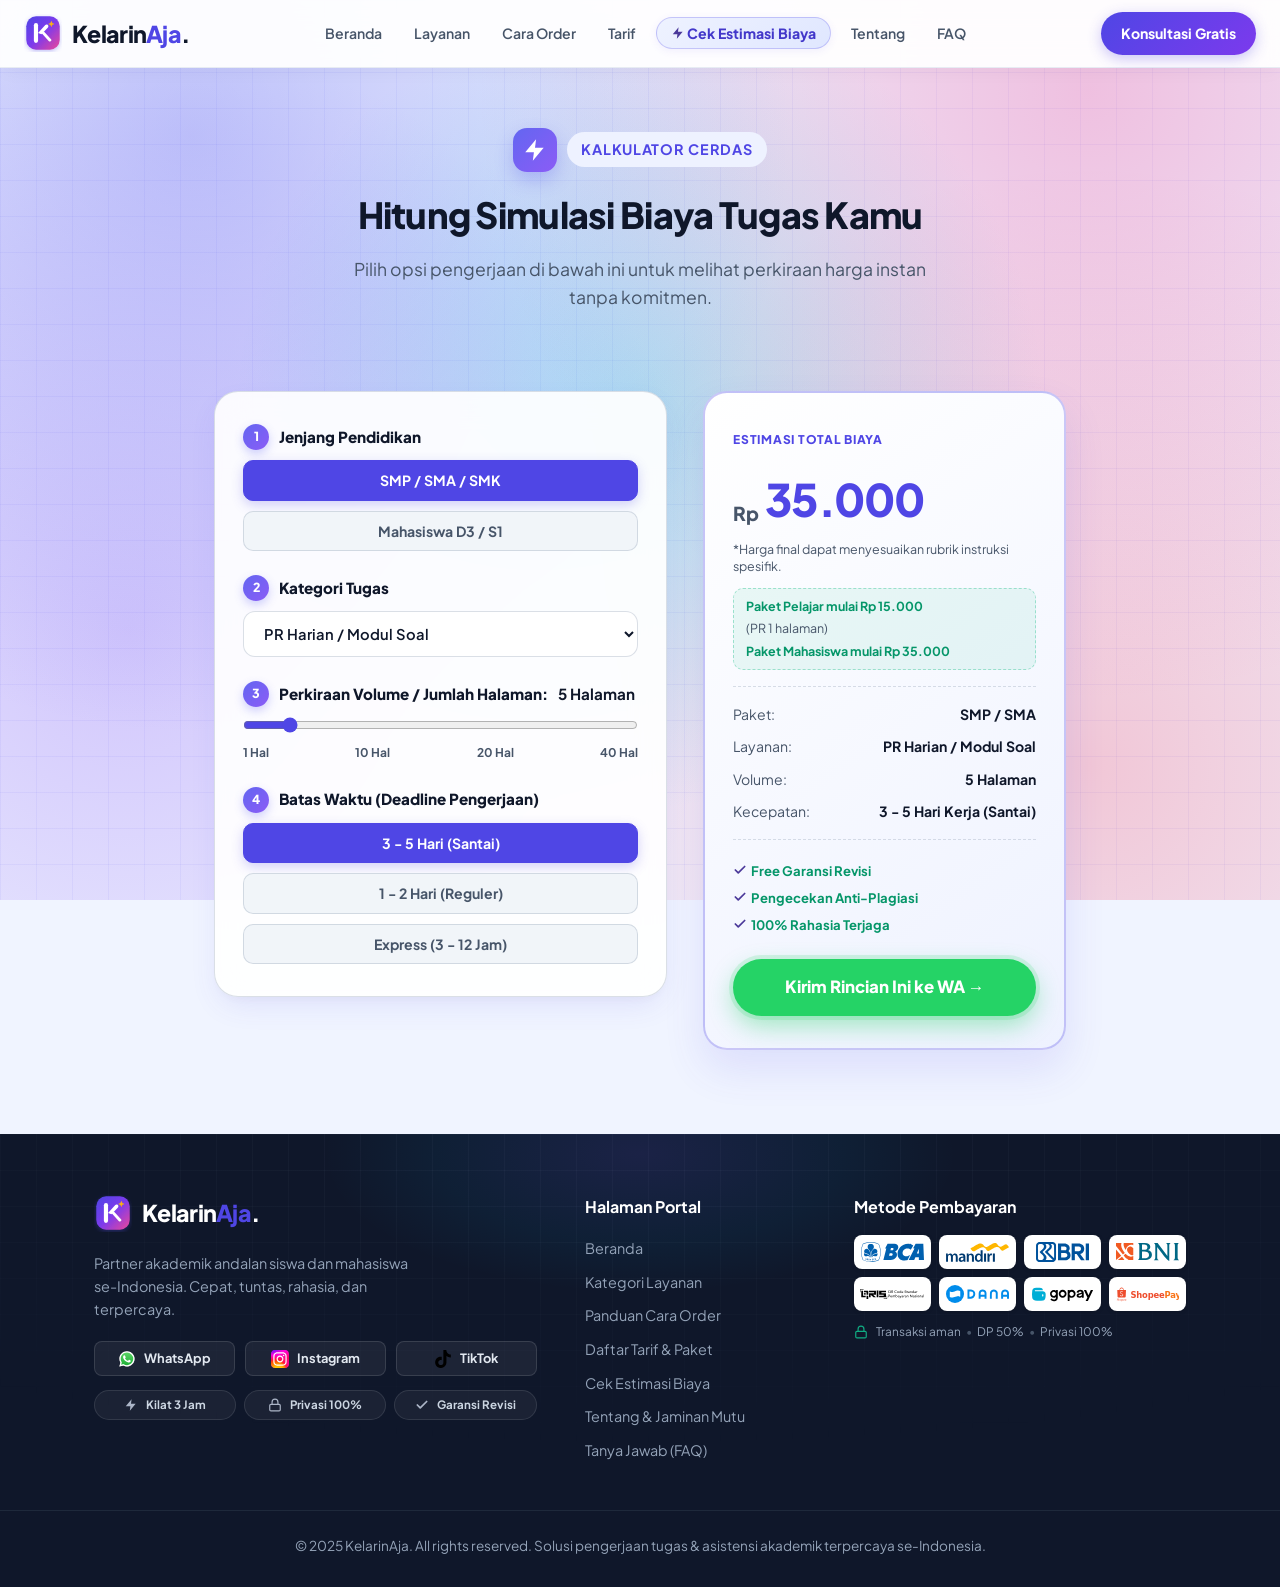
<file: cek-estimasi.html>
<!DOCTYPE html>
<html lang="id">
<head>
  <meta charset="UTF-8">
  <meta name="viewport" content="width=device-width, initial-scale=1.0">
  <title>Kalkulator Cek Estimasi Biaya Tugas — KelarinAja</title>
  <meta name="description" content="Hitung simulasi biaya pengerjaan tugas secara otomatis berdasarkan jenjang, jenis tugas, jumlah halaman, dan deadline.">
  <link rel="icon" type="image/svg+xml" href="logo.svg">
  <link rel="stylesheet" href="fonts.css">
  <link rel="stylesheet" href="styles.css?v=3.7">
</head>
<body>

  <!-- Navbar -->
  <header class="navbar">
    <div class="container nav-container">
      <a href="index.html" class="logo">
        <div class="logo-icon-wrap">
          <img src="logo.svg" alt="KelarinAja Logo" class="brand-logo-img">
        </div>
        <span class="logo-text">Kelarin<span class="logo-accent">Aja</span>.</span>
      </a>
      <nav class="nav-links">
        <a href="index.html">Beranda</a>
        <a href="layanan.html">Layanan</a>
        <a href="cara-order.html">Cara Order</a>
        <a href="harga.html">Tarif</a>
        <a href="cek-estimasi.html" class="nav-highlight active"><img src="icons/ic-bolt.svg" alt="" class="badge-ic"> Cek Estimasi Biaya</a>
        <a href="tentang.html">Tentang</a>
        <a href="faq.html">FAQ</a>
      </nav>
      <button class="menu-toggle" id="menuToggle" aria-label="Buka menu" aria-expanded="false">
        <span></span><span></span><span></span>
      </button>
      <a href="https://wa.me/6285770626647?text=Halo%20Admin%20KelarinAja,%20mau%20konsultasi%20tugas" target="_blank" class="btn btn-primary nav-cta">
        <span>Konsultasi Gratis</span>
      </a>
    </div>
  </header>
<nav class="mobile-drawer" id="mobileDrawer" aria-label="Menu mobile">
    <div class="drawer-head">
      <a href="index.html" class="drawer-logo">
        <img src="logo.svg" alt="KelarinAja Logo" class="brand-logo-img">
        <span class="logo-text">Kelarin<span class="logo-accent">Aja</span>.</span>
      </a>
      <button class="drawer-close" id="drawerClose" aria-label="Tutup menu" type="button">
        <span></span><span></span>
      </button>
    </div>
    <div class="drawer-links">
          <a href="index.html" class="d-link">Beranda</a>
          <a href="layanan.html" class="d-link">Layanan</a>
          <a href="cara-order.html" class="d-link">Cara Order</a>
          <a href="harga.html" class="d-link">Tarif</a>
          <a href="cek-estimasi.html" class="d-link active">Cek Estimasi Biaya</a>
          <a href="tentang.html" class="d-link">Tentang</a>
          <a href="faq.html" class="d-link">FAQ</a>
    </div>
    <div class="drawer-foot">
      <a href="https://wa.me/6285770626647?text=Halo%20Admin%20KelarinAja,%20mau%20konsultasi%20tugas" target="_blank" class="drawer-cta">
        <span>Konsultasi Gratis</span>
      </a>
      <div class="drawer-socials">
        <a href="https://wa.me/6285770626647" target="_blank" aria-label="WhatsApp"><img src="logo-social-wa.svg" alt="WA"></a>
        <a href="https://instagram.com/kelarinaja.id" target="_blank" aria-label="Instagram"><img src="logo-social-ig.svg" alt="IG"></a>
        <a href="https://tiktok.com/@kelarinaja" target="_blank" aria-label="TikTok"><img src="logo-social-tiktok.svg" alt="TikTok"></a>
      </div>
      <p class="drawer-note">Garansi Revisi &bull; Privasi 100% &bull; Kilat 3 Jam</p>
    </div>
</nav>

  <!-- Page Header -->
  <section class="page-header">
    <div class="container text-center">
      <span class="page-header-badge"><span class="page-header-icon"><img src="icons/ic-bolt.svg" alt=""></span>
      <span class="badge-sub">Kalkulator Cerdas</span></span>
      <h1 class="section-title">Hitung Simulasi Biaya Tugas Kamu</h1>
      <p class="section-desc">Pilih opsi pengerjaan di bawah ini untuk melihat perkiraan harga instan tanpa komitmen.</p>
    </div>
  </section>

  <!-- Calculator Section -->
  <section class="section" style="padding-top: 0;">
    <div class="container" style="max-width: 900px;">
      <div class="calc-box-grid">
        <!-- Form Options Kiri -->
        <div class="calc-form-col">
          <div class="calc-group">
            <label class="calc-label"><span class="calc-step-num">1</span> Jenjang Pendidikan</label>
            <div class="radio-pill-group radio-pill-group-stack">
              <label class="radio-pill">
                <input type="radio" name="jenjang" value="sekolah" checked>
                <span>SMP / SMA / SMK</span>
              </label>
              <label class="radio-pill">
                <input type="radio" name="jenjang" value="kuliah">
                <span>Mahasiswa D3 / S1</span>
              </label>
            </div>
          </div>

          <div class="calc-group">
            <label class="calc-label"><span class="calc-step-num">2</span> Kategori Tugas</label>
            <select id="kategoriTugas" class="calc-select">
              <option value="pr">PR Harian / Modul Soal</option>
              <option value="makalah">Makalah / Resume Materi</option>
              <option value="paper">Paper Ilmiah / Review Jurnal</option>
              <option value="ppt">Presentasi PPT Estetik</option>
              <option value="coding">Coding &amp; Pemrograman</option>
              <option value="olahdata">Olah Data Statistik (SPSS/SmartPLS)</option>
              <option value="skripsi">Asistensi Draf Skripsi / Bab TA</option>
            </select>
          </div>

          <div class="calc-group">
            <label class="calc-label"><span class="calc-step-num">3</span> Perkiraan Volume / Jumlah Halaman: <strong id="valHalaman">5 Halaman</strong></label>
            <input type="range" id="sliderHalaman" min="1" max="40" value="5" class="calc-slider">
            <div class="slider-ticks">
              <span>1 Hal</span>
              <span>10 Hal</span>
              <span>20 Hal</span>
              <span>40 Hal</span>
            </div>
          </div>

          <div class="calc-group">
            <label class="calc-label"><span class="calc-step-num">4</span> Batas Waktu (Deadline Pengerjaan)</label>
            <div class="radio-pill-group radio-pill-group-stack">
              <label class="radio-pill">
                <input type="radio" name="deadline" value="santai" checked>
                <span>3 - 5 Hari (Santai)</span>
              </label>
              <label class="radio-pill">
                <input type="radio" name="deadline" value="reguler">
                <span>1 - 2 Hari (Reguler)</span>
              </label>
              <label class="radio-pill">
                <input type="radio" name="deadline" value="express">
                <span>Express (3 - 12 Jam)</span>
              </label>
            </div>
          </div>
        </div>

        <!-- Result Box Kanan -->
        <div class="calc-result-col">
          <div class="result-sticky-card">
            <div class="result-header">
              <span class="res-badge">ESTIMASI TOTAL BIAYA</span>
              <div class="res-price-wrap">
                <span class="res-currency">Rp</span>
                <span id="totalPrice" class="res-price">35.000</span>
              </div>
              <p class="res-sub">*Harga final dapat menyesuaikan rubrik instruksi spesifik.</p>
              <p class="res-min-note"><strong>Paket Pelajar mulai Rp 15.000</strong> (PR 1 halaman)<br><strong>Paket Mahasiswa mulai Rp 35.000</strong></p>
            </div>

            <div class="result-breakdown">
              <div class="rb-row">
                <span>Paket:</span>
                <strong id="summaryPaket">Sekolah (SMP/SMA)</strong>
              </div>
              <div class="rb-row">
                <span>Layanan:</span>
                <strong id="summaryLayanan">PR Harian / Modul</strong>
              </div>
              <div class="rb-row">
                <span>Volume:</span>
                <strong id="summaryVolume">5 Halaman</strong>
              </div>
              <div class="rb-row">
                <span>Kecepatan:</span>
                <strong id="summaryDeadline">3 - 5 Hari Kerja</strong>
              </div>
            </div>

            <div class="result-guarantees">
              <span><img src="icons/ic-check.svg" alt="" class="badge-ic"> Free Garansi Revisi</span>
              <span><img src="icons/ic-check.svg" alt="" class="badge-ic"> Pengecekan Anti-Plagiasi</span>
              <span><img src="icons/ic-check.svg" alt="" class="badge-ic"> 100% Rahasia Terjaga</span>
            </div>

            <a id="btnOrderCalc" href="#" target="_blank" class="btn btn-wa-green btn-block btn-lg">
              Kirim Rincian Ini ke WA &rarr;
            </a>
          </div>
        </div>
      </div>
    </div>
  </section>

    <!-- Footer -->
  <footer class="footer">
    <div class="container footer-container">
      <div class="footer-col">
        <a href="index.html" class="logo">
          <div class="logo-icon-wrap">
            <img src="logo.svg" alt="KelarinAja Logo" class="brand-logo-img">
          </div>
          <span class="logo-text">Kelarin<span class="logo-accent">Aja</span>.</span>
        </a>
        <p class="footer-desc">Partner akademik andalan siswa dan mahasiswa se-Indonesia. Cepat, tuntas, rahasia, dan terpercaya.</p>
        <div class="footer-social-row">
          <a href="https://wa.me/6285770626647" target="_blank" class="footer-social-link" title="WhatsApp Admin Resmi">
            <img src="logo-social-wa.svg" alt="WhatsApp" class="footer-social-icon">
            <span>WhatsApp</span>
          </a>
          <a href="https://instagram.com/kelarinaja.id" target="_blank" class="footer-social-link" title="Instagram: @kelarinaja.id">
            <img src="logo-social-ig.svg" alt="Instagram" class="footer-social-icon">
            <span>Instagram</span>
          </a>
          <a href="https://tiktok.com/@kelarinaja" target="_blank" class="footer-social-link" title="TikTok: @kelarinaja">
            <img src="logo-social-tiktok.svg" alt="TikTok" class="footer-social-icon">
            <span>TikTok</span>
          </a>
        </div>
        <div class="footer-trust-chips">
          <span class="ft-chip"><img class="badge-ic" src="icons/ic-bolt.svg" alt=""> Kilat 3 Jam</span>
          <span class="ft-chip"><img class="badge-ic" src="icons/ic-lock.svg" alt=""> Privasi 100%</span>
          <span class="ft-chip"><img class="badge-ic" src="icons/ic-check.svg" alt=""> Garansi Revisi</span>
        </div>
      </div>
      <div class="footer-col">
        <h4>Halaman Portal</h4>
        <ul class="footer-links">
          <li><a href="index.html">Beranda</a></li>
          <li><a href="layanan.html">Kategori Layanan</a></li>
          <li><a href="cara-order.html">Panduan Cara Order</a></li>
          <li><a href="harga.html">Daftar Tarif &amp; Paket</a></li>
          <li><a href="cek-estimasi.html">Cek Estimasi Biaya</a></li>
          <li><a href="tentang.html">Tentang &amp; Jaminan Mutu</a></li>
          <li><a href="faq.html">Tanya Jawab (FAQ)</a></li>
        </ul>
      </div>
      <div class="footer-col">
                <h4>Metode Pembayaran</h4>
        <div class="payment-logo-row">
          <div class="pay-card" title="Bank BCA"><img src="logo-pay-bca.svg" alt="BCA"></div>
          <div class="pay-card" title="Bank Mandiri"><img src="logo-pay-mandiri.svg" alt="Mandiri"></div>
          <div class="pay-card" title="Bank BRI"><img src="logo-pay-bri.svg" alt="BRI"></div>
          <div class="pay-card" title="Bank BNI"><img src="logo-pay-bni.svg" alt="BNI"></div>
          <div class="pay-card pay-card-qris" title="QRIS Semua Pembayaran"><img src="logo-pay-qris.svg" alt="QRIS"></div>
          <div class="pay-card" title="DANA E-Wallet"><img src="logo-pay-dana.svg" alt="DANA"></div>
          <div class="pay-card" title="GoPay E-Wallet"><img src="logo-pay-gopay.svg" alt="GoPay"></div>
          <div class="pay-card" title="ShopeePay E-Wallet"><img src="logo-pay-shopeepay.svg" alt="ShopeePay"></div>
        </div>
        <div class="footer-safe-note">
          <img class="badge-ic" src="icons/ic-lock.svg" alt="" style="width:14px;height:14px;display:inline-block;flex-shrink:0;filter:invert(48%) sepia(89%) saturate(485%) hue-rotate(115deg) brightness(92%) contrast(88%);">
          <div class="fsn-items">
            <span>Transaksi aman</span>
            <span class="fsn-dot">•</span>
            <span>DP 50%</span>
            <span class="fsn-dot">•</span>
            <span>Privasi 100%</span>
          </div>
        </div>
      </div>
    </div>
    <div class="footer-bottom text-center">
      <p>&copy; 2025 KelarinAja. All rights reserved. Solusi pengerjaan tugas &amp; asistensi akademik terpercaya se-Indonesia.</p>
    </div>
  </footer>

  <!-- Floating WhatsApp Button -->
  <a href="https://wa.me/6285770626647?text=Halo%20Admin%20KelarinAja,%20mau%20konsultasi%20tugas" target="_blank" class="floating-wa" title="Hubungi Admin WhatsApp">
    <img src="logo-social-wa.svg" alt="WA" style="width: 20px; height: 20px; display: block;">
    <span class="wa-text">Chat Admin</span>
  </a>

  <script src="script.js?v=2.5"></script>
  <script src="menu.js?v=2.5"></script>
</body>
</html>
</file>
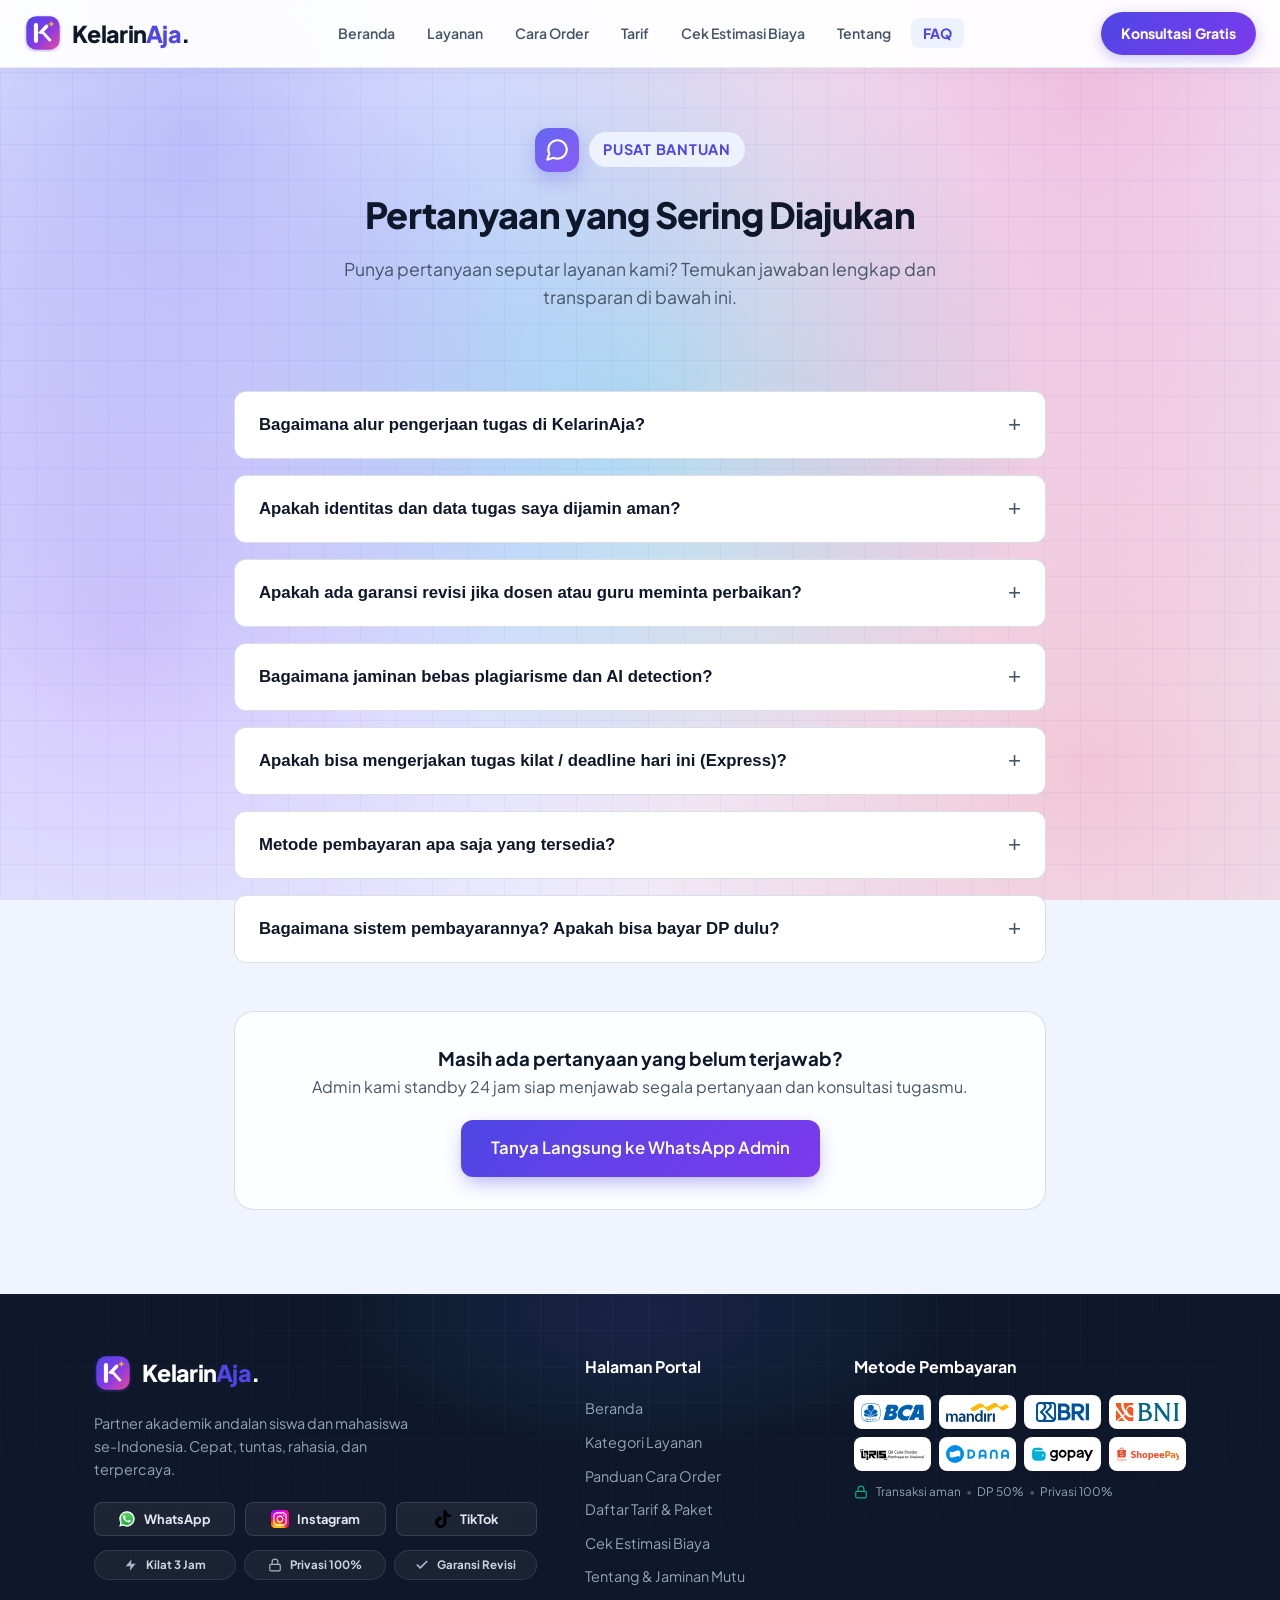
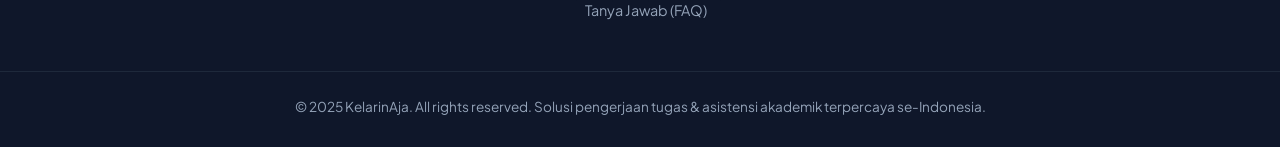
<file: faq.html>
<!DOCTYPE html>
<html lang="id">
<head>
  <meta charset="UTF-8">
  <meta name="viewport" content="width=device-width, initial-scale=1.0">
  <title>Pertanyaan Sering Diajukan (FAQ) — KelarinAja</title>
  <meta name="description" content="Jawaban lengkap seputar cara order, garansi revisi, batas waktu pengerjaan, keamanan privasi, dan metode pembayaran di KelarinAja.">
  <link rel="icon" type="image/svg+xml" href="logo.svg">
  <link rel="stylesheet" href="fonts.css">
  <link rel="stylesheet" href="styles.css?v=3.7">
</head>
<body>

  <!-- Navbar -->
  <header class="navbar">
    <div class="container nav-container">
      <a href="index.html" class="logo">
        <div class="logo-icon-wrap">
          <img src="logo.svg" alt="KelarinAja Logo" class="brand-logo-img">
        </div>
        <span class="logo-text">Kelarin<span class="logo-accent">Aja</span>.</span>
      </a>
      <nav class="nav-links">
        <a href="index.html">Beranda</a>
        <a href="layanan.html">Layanan</a>
        <a href="cara-order.html">Cara Order</a>
        <a href="harga.html">Tarif</a>
        <a href="cek-estimasi.html" >Cek Estimasi Biaya</a>
        <a href="tentang.html">Tentang</a>
        <a href="faq.html" class="active">FAQ</a>
      </nav>
      <button class="menu-toggle" id="menuToggle" aria-label="Buka menu" aria-expanded="false">
        <span></span><span></span><span></span>
      </button>
      <a href="https://wa.me/6285770626647?text=Halo%20Admin%20KelarinAja,%20mau%20konsultasi%20tugas" target="_blank" class="btn btn-primary nav-cta">
        <span>Konsultasi Gratis</span>
      </a>
    </div>
  </header>
<nav class="mobile-drawer" id="mobileDrawer" aria-label="Menu mobile">
    <div class="drawer-head">
      <a href="index.html" class="drawer-logo">
        <img src="logo.svg" alt="KelarinAja Logo" class="brand-logo-img">
        <span class="logo-text">Kelarin<span class="logo-accent">Aja</span>.</span>
      </a>
      <button class="drawer-close" id="drawerClose" aria-label="Tutup menu" type="button">
        <span></span><span></span>
      </button>
    </div>
    <div class="drawer-links">
          <a href="index.html" class="d-link">Beranda</a>
          <a href="layanan.html" class="d-link">Layanan</a>
          <a href="cara-order.html" class="d-link">Cara Order</a>
          <a href="harga.html" class="d-link">Tarif</a>
          <a href="cek-estimasi.html" class="d-link">Cek Estimasi Biaya</a>
          <a href="tentang.html" class="d-link">Tentang</a>
          <a href="faq.html" class="d-link active">FAQ</a>
    </div>
    <div class="drawer-foot">
      <a href="https://wa.me/6285770626647?text=Halo%20Admin%20KelarinAja,%20mau%20konsultasi%20tugas" target="_blank" class="drawer-cta">
        <span>Konsultasi Gratis</span>
      </a>
      <div class="drawer-socials">
        <a href="https://wa.me/6285770626647" target="_blank" aria-label="WhatsApp"><img src="logo-social-wa.svg" alt="WA"></a>
        <a href="https://instagram.com/kelarinaja.id" target="_blank" aria-label="Instagram"><img src="logo-social-ig.svg" alt="IG"></a>
        <a href="https://tiktok.com/@kelarinaja" target="_blank" aria-label="TikTok"><img src="logo-social-tiktok.svg" alt="TikTok"></a>
      </div>
      <p class="drawer-note">Garansi Revisi &bull; Privasi 100% &bull; Kilat 3 Jam</p>
    </div>
</nav>

  <!-- Page Header -->
  <section class="page-header">
    <div class="container text-center">
      <span class="page-header-badge"><span class="page-header-icon"><img src="icons/ic-chat.svg" alt=""></span>
      <span class="badge-sub">Pusat Bantuan</span></span>
      <h1 class="section-title">Pertanyaan yang Sering Diajukan</h1>
      <p class="section-desc">Punya pertanyaan seputar layanan kami? Temukan jawaban lengkap dan transparan di bawah ini.</p>
    </div>
  </section>

  <!-- FAQ Accordion Section -->
  <section class="section" style="padding-top: 0;">
    <div class="container faq-container" style="max-width: 860px;">
      <div class="faq-list">
        <div class="faq-item">
          <button class="faq-question">
            <span>Bagaimana alur pengerjaan tugas di KelarinAja?</span>
            <span class="faq-toggle">+</span>
          </button>
          <div class="faq-answer">
            <p>Cukup hubungi Admin kami via WhatsApp Admin, kirimkan file tugas dan deadline pengerjaan. Setelah rincian biaya disepakati dan pembayaran DP dikonfirmasi, tim kami langsung mulai mengerjakan tugasmu hingga tuntas sebelum batas waktu.</p>
          </div>
        </div>

        <div class="faq-item">
          <button class="faq-question">
            <span>Apakah identitas dan data tugas saya dijamin aman?</span>
            <span class="faq-toggle">+</span>
          </button>
          <div class="faq-answer">
            <p>Sangat aman. Privasi klien adalah prioritas nomor 1 di KelarinAja. Nama, nomor WhatsApp, nama institusi/sekolah/kampus, serta materi tugas dienkripsi dan tidak akan pernah dibagikan atau dijadikan portofolio publik.</p>
          </div>
        </div>

        <div class="faq-item">
          <button class="faq-question">
            <span>Apakah ada garansi revisi jika dosen atau guru meminta perbaikan?</span>
            <span class="faq-toggle">+</span>
          </button>
          <div class="faq-answer">
            <p>Ya, kami memberikan <strong>garansi revisi gratis</strong> selama poin perbaikan masih sesuai dengan instruksi atau brief tugas awal saat pemesanan.</p>
          </div>
        </div>

        <div class="faq-item">
          <button class="faq-question">
            <span>Bagaimana jaminan bebas plagiarisme dan AI detection?</span>
            <span class="faq-toggle">+</span>
          </button>
          <div class="faq-answer">
            <p>Semua pengerjaan karya tulis akademik (makalah, paper, skripsi) disusun manual berdasarkan literatur dan jurnal ilmiah. Kami menyertakan laporan resmi Turnitin dengan similarity aman (umumnya di bawah 10% sesuai rubrik kampusmu) sesuai rubrik kampusmu.</p>
          </div>
        </div>

        <div class="faq-item">
          <button class="faq-question">
            <span>Apakah bisa mengerjakan tugas kilat / deadline hari ini (Express)?</span>
            <span class="faq-toggle">+</span>
          </button>
          <div class="faq-answer">
            <p>Bisa! Kami memiliki tim express siaga 24 jam untuk tugas-tugas darurat dengan estimasi pengerjaan mulai dari 3 jam, 6 jam, hingga same-day delivery tergantung tingkat kerumitan tugas.</p>
          </div>
        </div>

        <div class="faq-item">
          <button class="faq-question">
            <span>Metode pembayaran apa saja yang tersedia?</span>
            <span class="faq-toggle">+</span>
          </button>
          <div class="faq-answer">
            <p>Kami menerima pembayaran melalui Transfer Bank (BCA, Mandiri, BRI, BNI), Dompet Digital (DANA, GoPay, ShopeePay), dan QRIS instan dari aplikasi perbankan apa saja.</p>
          </div>
        </div>

        <div class="faq-item">
          <button class="faq-question">
            <span>Bagaimana sistem pembayarannya? Apakah bisa bayar DP dulu?</span>
            <span class="faq-toggle">+</span>
          </button>
          <div class="faq-answer">
            <p>Untuk tugas dengan nominal tertentu (seperti paper panjang, olah data, atau bab skripsi), kamu cukup membayar Down Payment (DP) sebesar 50% di awal. Pelunasan dilakukan setelah berkas selesai dan kamu memeriksa hasilnya.</p>
          </div>
        </div>
      </div>

      <div class="text-center" style="margin-top: 48px; padding: 32px; background: rgba(255,255,255,0.85); border-radius: 20px; border: 1px solid var(--border);">
        <h3>Masih ada pertanyaan yang belum terjawab?</h3>
        <p style="color: var(--text-muted); margin-bottom: 20px;">Admin kami standby 24 jam siap menjawab segala pertanyaan dan konsultasi tugasmu.</p>
        <a href="https://wa.me/6285770626647?text=Halo%20Admin%20KelarinAja,%20ada%20pertanyaan%20seputar%20jasa%20tugas" target="_blank" class="btn btn-primary btn-lg">
          Tanya Langsung ke WhatsApp Admin
        </a>
      </div>
    </div>
  </section>

    <!-- Footer -->
  <footer class="footer">
    <div class="container footer-container">
      <div class="footer-col">
        <a href="index.html" class="logo">
          <div class="logo-icon-wrap">
            <img src="logo.svg" alt="KelarinAja Logo" class="brand-logo-img">
          </div>
          <span class="logo-text">Kelarin<span class="logo-accent">Aja</span>.</span>
        </a>
        <p class="footer-desc">Partner akademik andalan siswa dan mahasiswa se-Indonesia. Cepat, tuntas, rahasia, dan terpercaya.</p>
        <div class="footer-social-row">
          <a href="https://wa.me/6285770626647" target="_blank" class="footer-social-link" title="WhatsApp Admin Resmi">
            <img src="logo-social-wa.svg" alt="WhatsApp" class="footer-social-icon">
            <span>WhatsApp</span>
          </a>
          <a href="https://instagram.com/kelarinaja.id" target="_blank" class="footer-social-link" title="Instagram: @kelarinaja.id">
            <img src="logo-social-ig.svg" alt="Instagram" class="footer-social-icon">
            <span>Instagram</span>
          </a>
          <a href="https://tiktok.com/@kelarinaja" target="_blank" class="footer-social-link" title="TikTok: @kelarinaja">
            <img src="logo-social-tiktok.svg" alt="TikTok" class="footer-social-icon">
            <span>TikTok</span>
          </a>
        </div>
        <div class="footer-trust-chips">
          <span class="ft-chip"><img class="badge-ic" src="icons/ic-bolt.svg" alt=""> Kilat 3 Jam</span>
          <span class="ft-chip"><img class="badge-ic" src="icons/ic-lock.svg" alt=""> Privasi 100%</span>
          <span class="ft-chip"><img class="badge-ic" src="icons/ic-check.svg" alt=""> Garansi Revisi</span>
        </div>
      </div>
      <div class="footer-col">
        <h4>Halaman Portal</h4>
        <ul class="footer-links">
          <li><a href="index.html">Beranda</a></li>
          <li><a href="layanan.html">Kategori Layanan</a></li>
          <li><a href="cara-order.html">Panduan Cara Order</a></li>
          <li><a href="harga.html">Daftar Tarif &amp; Paket</a></li>
          <li><a href="cek-estimasi.html">Cek Estimasi Biaya</a></li>
          <li><a href="tentang.html">Tentang &amp; Jaminan Mutu</a></li>
          <li><a href="faq.html">Tanya Jawab (FAQ)</a></li>
        </ul>
      </div>
      <div class="footer-col">
                <h4>Metode Pembayaran</h4>
        <div class="payment-logo-row">
          <div class="pay-card" title="Bank BCA"><img src="logo-pay-bca.svg" alt="BCA"></div>
          <div class="pay-card" title="Bank Mandiri"><img src="logo-pay-mandiri.svg" alt="Mandiri"></div>
          <div class="pay-card" title="Bank BRI"><img src="logo-pay-bri.svg" alt="BRI"></div>
          <div class="pay-card" title="Bank BNI"><img src="logo-pay-bni.svg" alt="BNI"></div>
          <div class="pay-card pay-card-qris" title="QRIS Semua Pembayaran"><img src="logo-pay-qris.svg" alt="QRIS"></div>
          <div class="pay-card" title="DANA E-Wallet"><img src="logo-pay-dana.svg" alt="DANA"></div>
          <div class="pay-card" title="GoPay E-Wallet"><img src="logo-pay-gopay.svg" alt="GoPay"></div>
          <div class="pay-card" title="ShopeePay E-Wallet"><img src="logo-pay-shopeepay.svg" alt="ShopeePay"></div>
        </div>
        <div class="footer-safe-note">
          <img class="badge-ic" src="icons/ic-lock.svg" alt="" style="width:14px;height:14px;display:inline-block;flex-shrink:0;filter:invert(48%) sepia(89%) saturate(485%) hue-rotate(115deg) brightness(92%) contrast(88%);">
          <div class="fsn-items">
            <span>Transaksi aman</span>
            <span class="fsn-dot">•</span>
            <span>DP 50%</span>
            <span class="fsn-dot">•</span>
            <span>Privasi 100%</span>
          </div>
        </div>
      </div>
    </div>
    <div class="footer-bottom text-center">
      <p>&copy; 2025 KelarinAja. All rights reserved. Solusi pengerjaan tugas &amp; asistensi akademik terpercaya se-Indonesia.</p>
    </div>
  </footer>

  <!-- Floating WhatsApp Button -->
  <a href="https://wa.me/6285770626647?text=Halo%20Admin%20KelarinAja,%20mau%20konsultasi%20tugas" target="_blank" class="floating-wa" title="Hubungi Admin WhatsApp">
    <img src="logo-social-wa.svg" alt="WA" style="width: 20px; height: 20px; display: block;">
    <span class="wa-text">Chat Admin</span>
  </a>

  <script src="script.js?v=2.5"></script>
  <script src="menu.js?v=2.5"></script>
</body>
</html>
</file>
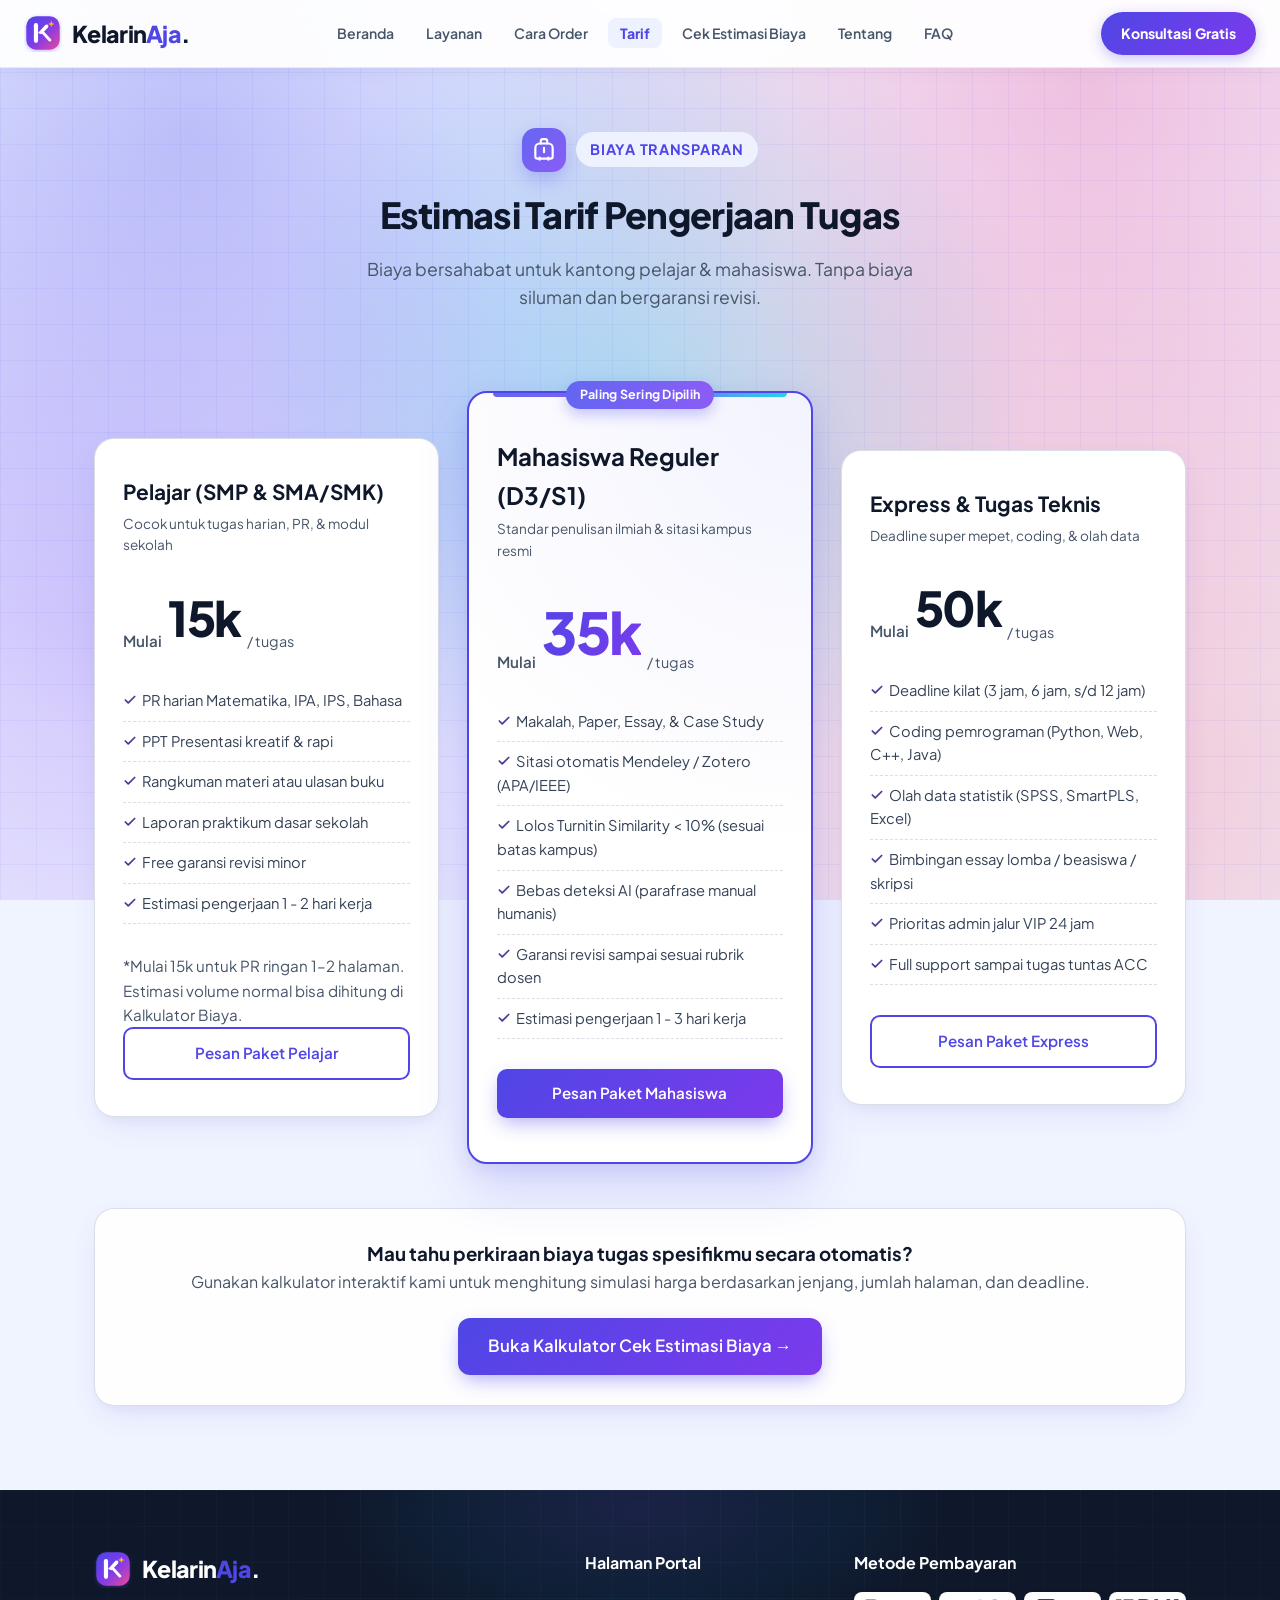
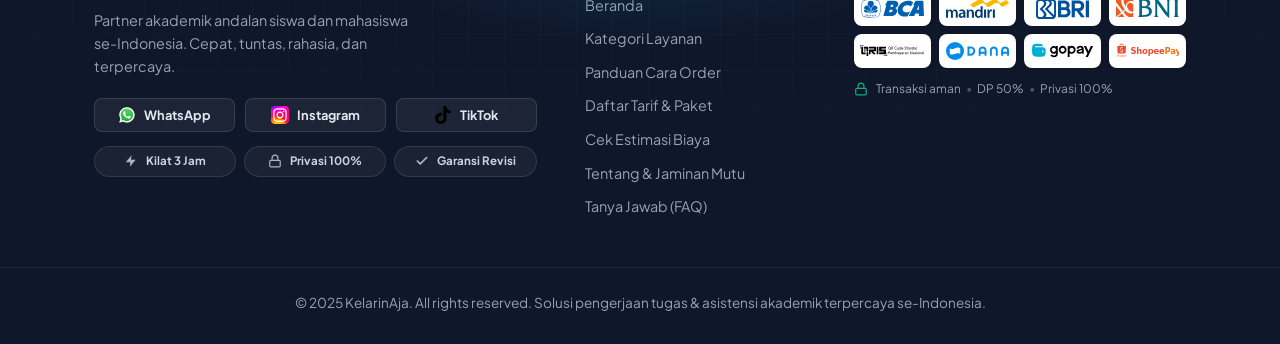
<file: harga.html>
<!DOCTYPE html>
<html lang="id">
<head>
  <meta charset="UTF-8">
  <meta name="viewport" content="width=device-width, initial-scale=1.0">
  <title>Daftar Tarif &amp; Paket — KelarinAja</title>
  <meta name="description" content="Estimasi harga pengerjaan tugas transparan untuk siswa SMP, SMA, Mahasiswa, dan Tugas Express. Bebas biaya tersembunyi.">
  <link rel="icon" type="image/svg+xml" href="logo.svg">
  <link rel="stylesheet" href="fonts.css">
  <link rel="stylesheet" href="styles.css?v=3.7">
</head>
<body>

  <!-- Navbar -->
  <header class="navbar">
    <div class="container nav-container">
      <a href="index.html" class="logo">
        <div class="logo-icon-wrap">
          <img src="logo.svg" alt="KelarinAja Logo" class="brand-logo-img">
        </div>
        <span class="logo-text">Kelarin<span class="logo-accent">Aja</span>.</span>
      </a>
      <nav class="nav-links">
        <a href="index.html">Beranda</a>
        <a href="layanan.html">Layanan</a>
        <a href="cara-order.html">Cara Order</a>
        <a href="harga.html" class="active">Tarif</a>
        <a href="cek-estimasi.html" >Cek Estimasi Biaya</a>
        <a href="tentang.html">Tentang</a>
        <a href="faq.html">FAQ</a>
      </nav>
      <button class="menu-toggle" id="menuToggle" aria-label="Buka menu" aria-expanded="false">
        <span></span><span></span><span></span>
      </button>
      <a href="https://wa.me/6285770626647?text=Halo%20Admin%20KelarinAja,%20mau%20tanya%20harga" target="_blank" class="btn btn-primary nav-cta">
        <span>Konsultasi Gratis</span>
      </a>
    </div>
  </header>
<nav class="mobile-drawer" id="mobileDrawer" aria-label="Menu mobile">
    <div class="drawer-head">
      <a href="index.html" class="drawer-logo">
        <img src="logo.svg" alt="KelarinAja Logo" class="brand-logo-img">
        <span class="logo-text">Kelarin<span class="logo-accent">Aja</span>.</span>
      </a>
      <button class="drawer-close" id="drawerClose" aria-label="Tutup menu" type="button">
        <span></span><span></span>
      </button>
    </div>
    <div class="drawer-links">
          <a href="index.html" class="d-link">Beranda</a>
          <a href="layanan.html" class="d-link">Layanan</a>
          <a href="cara-order.html" class="d-link">Cara Order</a>
          <a href="harga.html" class="d-link active">Tarif</a>
          <a href="cek-estimasi.html" class="d-link">Cek Estimasi Biaya</a>
          <a href="tentang.html" class="d-link">Tentang</a>
          <a href="faq.html" class="d-link">FAQ</a>
    </div>
    <div class="drawer-foot">
      <a href="https://wa.me/6285770626647?text=Halo%20Admin%20KelarinAja,%20mau%20tanya%20harga" target="_blank" class="drawer-cta">
        <span>Konsultasi Gratis</span>
      </a>
      <div class="drawer-socials">
        <a href="https://wa.me/6285770626647" target="_blank" aria-label="WhatsApp"><img src="logo-social-wa.svg" alt="WA"></a>
        <a href="https://instagram.com/kelarinaja.id" target="_blank" aria-label="Instagram"><img src="logo-social-ig.svg" alt="IG"></a>
        <a href="https://tiktok.com/@kelarinaja" target="_blank" aria-label="TikTok"><img src="logo-social-tiktok.svg" alt="TikTok"></a>
      </div>
      <p class="drawer-note">Garansi Revisi &bull; Privasi 100% &bull; Kilat 3 Jam</p>
    </div>
</nav>

  <!-- Page Header -->
  <section class="page-header">
    <div class="container text-center">
      <span class="page-header-badge"><span class="page-header-icon"><img src="icons/ic-bag.svg" alt=""></span>
      <span class="badge-sub">Biaya Transparan</span></span>
      <h1 class="section-title">Estimasi Tarif Pengerjaan Tugas</h1>
      <p class="section-desc">Biaya bersahabat untuk kantong pelajar &amp; mahasiswa. Tanpa biaya siluman dan bergaransi revisi.</p>
    </div>
  </section>

  <!-- Pricing Cards Section -->
  <section class="section" style="padding-top: 0;">
    <div class="container">
      <div class="pricing-grid">
        <!-- Paket Sekolah -->
        <div class="pricing-card">
          <div class="price-header">
            <h3>Pelajar (SMP &amp; SMA/SMK)</h3>
            <p>Cocok untuk tugas harian, PR, &amp; modul sekolah</p>
          </div>
          <div class="price-amount">
            <span class="currency">Mulai</span>
            <span class="nominal">15k</span>
            <span class="period">/ tugas</span>
          </div>
          <ul class="price-features">
            <li><img src="icons/ic-check.svg" alt="" class="badge-ic"> PR harian Matematika, IPA, IPS, Bahasa</li>
            <li><img src="icons/ic-check.svg" alt="" class="badge-ic"> PPT Presentasi kreatif &amp; rapi</li>
            <li><img src="icons/ic-check.svg" alt="" class="badge-ic"> Rangkuman materi atau ulasan buku</li>
            <li><img src="icons/ic-check.svg" alt="" class="badge-ic"> Laporan praktikum dasar sekolah</li>
            <li><img src="icons/ic-check.svg" alt="" class="badge-ic"> Free garansi revisi minor</li>
            <li><img src="icons/ic-check.svg" alt="" class="badge-ic"> Estimasi pengerjaan 1 - 2 hari kerja</li>
          </ul>
          <p class="pricing-note">*Mulai 15k untuk PR ringan 1&ndash;2 halaman. Estimasi volume normal bisa dihitung di Kalkulator Biaya.</p>
          <a href="https://wa.me/6285770626647?text=Halo%20Admin%20KelarinAja,%20saya%20mau%20order%20paket%20pelajar" target="_blank" class="btn btn-outline btn-block">Pesan Paket Pelajar</a>
        </div>

        <!-- Paket Mahasiswa (Featured) -->
        <div class="pricing-card featured-price">
          <div class="pricing-badge">Paling Sering Dipilih</div>
          <div class="price-header">
            <h3>Mahasiswa Reguler (D3/S1)</h3>
            <p>Standar penulisan ilmiah &amp; sitasi kampus resmi</p>
          </div>
          <div class="price-amount">
            <span class="currency">Mulai</span>
            <span class="nominal">35k</span>
            <span class="period">/ tugas</span>
          </div>
          <ul class="price-features">
            <li><img src="icons/ic-check.svg" alt="" class="badge-ic"> Makalah, Paper, Essay, &amp; Case Study</li>
            <li><img src="icons/ic-check.svg" alt="" class="badge-ic"> Sitasi otomatis Mendeley / Zotero (APA/IEEE)</li>
            <li><img src="icons/ic-check.svg" alt="" class="badge-ic"> Lolos Turnitin Similarity &lt; 10% (sesuai batas kampus)</li>
            <li><img src="icons/ic-check.svg" alt="" class="badge-ic"> Bebas deteksi AI (parafrase manual humanis)</li>
            <li><img src="icons/ic-check.svg" alt="" class="badge-ic"> Garansi revisi sampai sesuai rubrik dosen</li>
            <li><img src="icons/ic-check.svg" alt="" class="badge-ic"> Estimasi pengerjaan 1 - 3 hari kerja</li>
          </ul>
          <a href="https://wa.me/6285770626647?text=Halo%20Admin%20KelarinAja,%20saya%20mau%20order%20paket%20mahasiswa" target="_blank" class="btn btn-primary btn-block">Pesan Paket Mahasiswa</a>
        </div>

        <!-- Paket Express & Teknis -->
        <div class="pricing-card">
          <div class="price-header">
            <h3>Express &amp; Tugas Teknis</h3>
            <p>Deadline super mepet, coding, &amp; olah data</p>
          </div>
          <div class="price-amount">
            <span class="currency">Mulai</span>
            <span class="nominal">50k</span>
            <span class="period">/ tugas</span>
          </div>
          <ul class="price-features">
            <li><img src="icons/ic-check.svg" alt="" class="badge-ic"> Deadline kilat (3 jam, 6 jam, s/d 12 jam)</li>
            <li><img src="icons/ic-check.svg" alt="" class="badge-ic"> Coding pemrograman (Python, Web, C++, Java)</li>
            <li><img src="icons/ic-check.svg" alt="" class="badge-ic"> Olah data statistik (SPSS, SmartPLS, Excel)</li>
            <li><img src="icons/ic-check.svg" alt="" class="badge-ic"> Bimbingan essay lomba / beasiswa / skripsi</li>
            <li><img src="icons/ic-check.svg" alt="" class="badge-ic"> Prioritas admin jalur VIP 24 jam</li>
            <li><img src="icons/ic-check.svg" alt="" class="badge-ic"> Full support sampai tugas tuntas ACC</li>
          </ul>
          <a href="https://wa.me/6285770626647?text=Halo%20Admin%20KelarinAja,%20saya%20mau%20order%20paket%20express%20teknis" target="_blank" class="btn btn-outline btn-block">Pesan Paket Express</a>
        </div>
      </div>

      <div class="price-calc-cta text-center" style="margin-top: 36px; padding: 30px 22px; background: rgba(255,255,255,0.9); border: 1px solid var(--border); border-radius: 20px; box-shadow: var(--card-shadow);">
        <h3>Mau tahu perkiraan biaya tugas spesifikmu secara otomatis?</h3>
        <p style="color: var(--text-muted); margin-bottom: 24px;">Gunakan kalkulator interaktif kami untuk menghitung simulasi harga berdasarkan jenjang, jumlah halaman, dan deadline.</p>
        <a href="cek-estimasi.html" class="btn btn-primary btn-lg">
          Buka Kalkulator Cek Estimasi Biaya &rarr;
        </a>
      </div>
    </div>
  </section>

    <!-- Footer -->
  <footer class="footer">
    <div class="container footer-container">
      <div class="footer-col">
        <a href="index.html" class="logo">
          <div class="logo-icon-wrap">
            <img src="logo.svg" alt="KelarinAja Logo" class="brand-logo-img">
          </div>
          <span class="logo-text">Kelarin<span class="logo-accent">Aja</span>.</span>
        </a>
        <p class="footer-desc">Partner akademik andalan siswa dan mahasiswa se-Indonesia. Cepat, tuntas, rahasia, dan terpercaya.</p>
        <div class="footer-social-row">
          <a href="https://wa.me/6285770626647" target="_blank" class="footer-social-link" title="WhatsApp Admin Resmi">
            <img src="logo-social-wa.svg" alt="WhatsApp" class="footer-social-icon">
            <span>WhatsApp</span>
          </a>
          <a href="https://instagram.com/kelarinaja.id" target="_blank" class="footer-social-link" title="Instagram: @kelarinaja.id">
            <img src="logo-social-ig.svg" alt="Instagram" class="footer-social-icon">
            <span>Instagram</span>
          </a>
          <a href="https://tiktok.com/@kelarinaja" target="_blank" class="footer-social-link" title="TikTok: @kelarinaja">
            <img src="logo-social-tiktok.svg" alt="TikTok" class="footer-social-icon">
            <span>TikTok</span>
          </a>
        </div>
        <div class="footer-trust-chips">
          <span class="ft-chip"><img class="badge-ic" src="icons/ic-bolt.svg" alt=""> Kilat 3 Jam</span>
          <span class="ft-chip"><img class="badge-ic" src="icons/ic-lock.svg" alt=""> Privasi 100%</span>
          <span class="ft-chip"><img class="badge-ic" src="icons/ic-check.svg" alt=""> Garansi Revisi</span>
        </div>
      </div>
      <div class="footer-col">
        <h4>Halaman Portal</h4>
        <ul class="footer-links">
          <li><a href="index.html">Beranda</a></li>
          <li><a href="layanan.html">Kategori Layanan</a></li>
          <li><a href="cara-order.html">Panduan Cara Order</a></li>
          <li><a href="harga.html">Daftar Tarif &amp; Paket</a></li>
          <li><a href="cek-estimasi.html">Cek Estimasi Biaya</a></li>
          <li><a href="tentang.html">Tentang &amp; Jaminan Mutu</a></li>
          <li><a href="faq.html">Tanya Jawab (FAQ)</a></li>
        </ul>
      </div>
      <div class="footer-col">
                <h4>Metode Pembayaran</h4>
        <div class="payment-logo-row">
          <div class="pay-card" title="Bank BCA"><img src="logo-pay-bca.svg" alt="BCA"></div>
          <div class="pay-card" title="Bank Mandiri"><img src="logo-pay-mandiri.svg" alt="Mandiri"></div>
          <div class="pay-card" title="Bank BRI"><img src="logo-pay-bri.svg" alt="BRI"></div>
          <div class="pay-card" title="Bank BNI"><img src="logo-pay-bni.svg" alt="BNI"></div>
          <div class="pay-card pay-card-qris" title="QRIS Semua Pembayaran"><img src="logo-pay-qris.svg" alt="QRIS"></div>
          <div class="pay-card" title="DANA E-Wallet"><img src="logo-pay-dana.svg" alt="DANA"></div>
          <div class="pay-card" title="GoPay E-Wallet"><img src="logo-pay-gopay.svg" alt="GoPay"></div>
          <div class="pay-card" title="ShopeePay E-Wallet"><img src="logo-pay-shopeepay.svg" alt="ShopeePay"></div>
        </div>
        <div class="footer-safe-note">
          <img class="badge-ic" src="icons/ic-lock.svg" alt="" style="width:14px;height:14px;display:inline-block;flex-shrink:0;filter:invert(48%) sepia(89%) saturate(485%) hue-rotate(115deg) brightness(92%) contrast(88%);">
          <div class="fsn-items">
            <span>Transaksi aman</span>
            <span class="fsn-dot">•</span>
            <span>DP 50%</span>
            <span class="fsn-dot">•</span>
            <span>Privasi 100%</span>
          </div>
        </div>
      </div>
    </div>
    <div class="footer-bottom text-center">
      <p>&copy; 2025 KelarinAja. All rights reserved. Solusi pengerjaan tugas &amp; asistensi akademik terpercaya se-Indonesia.</p>
    </div>
  </footer>

  <!-- Floating WhatsApp Button -->
  <a href="https://wa.me/6285770626647?text=Halo%20Admin%20KelarinAja,%20mau%20tanya%20harga" target="_blank" class="floating-wa" title="Hubungi Admin WhatsApp">
    <img src="logo-social-wa.svg" alt="WA" style="width: 20px; height: 20px; display: block;">
    <span class="wa-text">Chat Admin</span>
  </a>

  <script src="script.js?v=2.5"></script>
  <script src="menu.js?v=2.5"></script>
</body>
</html>
</file>
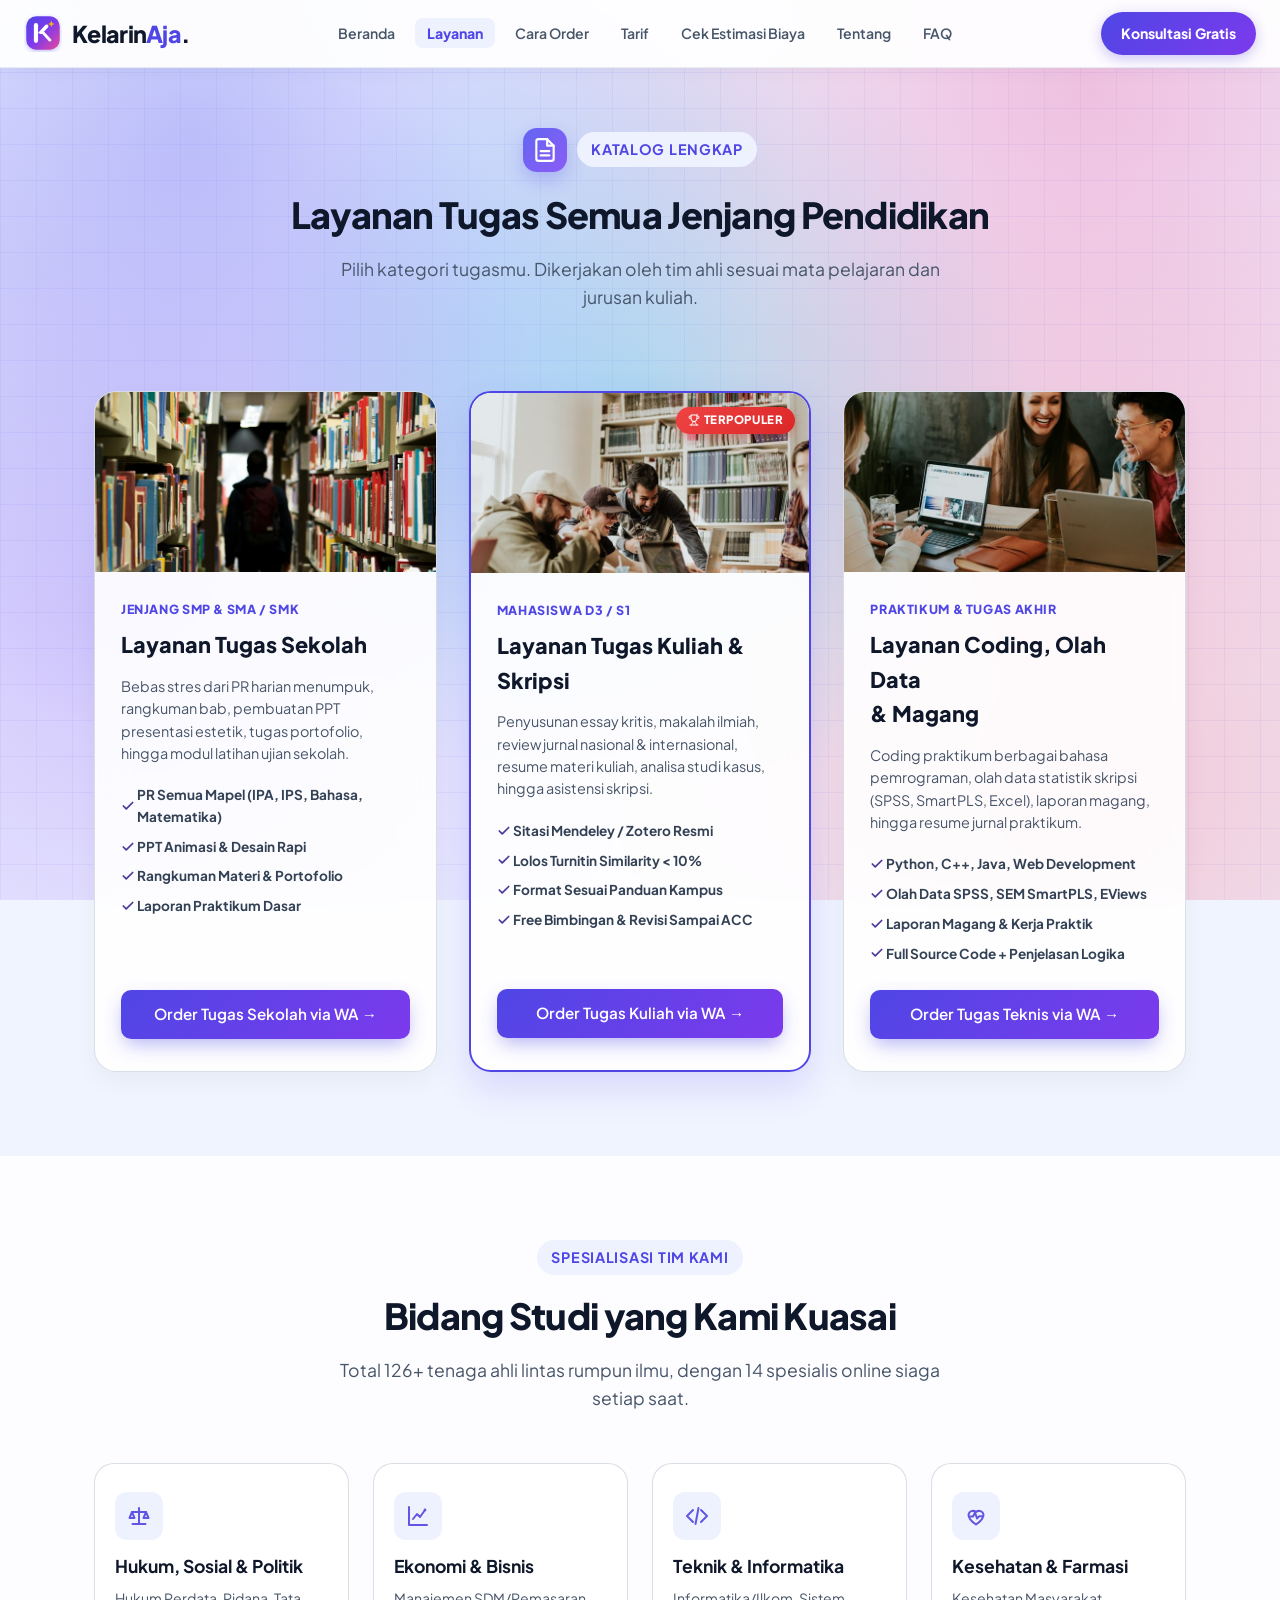
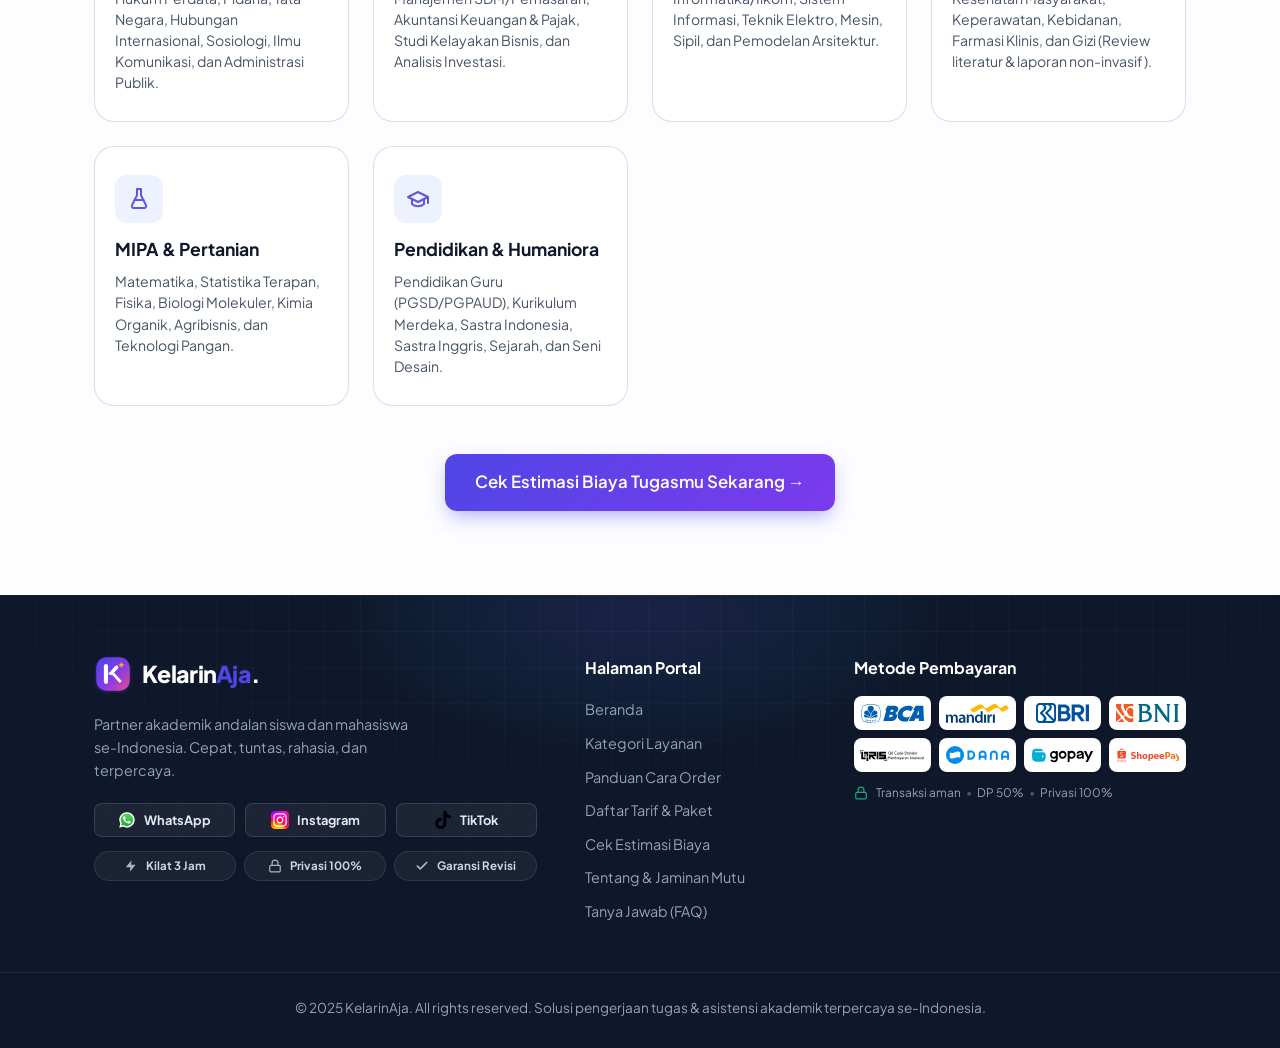
<file: layanan.html>
<!DOCTYPE html>
<html lang="id">
<head>
  <meta charset="UTF-8">
  <meta name="viewport" content="width=device-width, initial-scale=1.0">
  <title>Layanan Akademik — KelarinAja</title>
  <meta name="description" content="Kategori lengkap pengerjaan tugas sekolah SMP, SMA, dan Kuliah D3/S1, hingga coding dan olah data statistik.">
  <link rel="icon" type="image/svg+xml" href="logo.svg">
  <link rel="stylesheet" href="fonts.css">
  <link rel="stylesheet" href="styles.css?v=3.7">
</head>
<body>

  <!-- Navbar -->
  <header class="navbar">
    <div class="container nav-container">
      <a href="index.html" class="logo">
        <div class="logo-icon-wrap">
          <img src="logo.svg" alt="KelarinAja Logo" class="brand-logo-img">
        </div>
        <span class="logo-text">Kelarin<span class="logo-accent">Aja</span>.</span>
      </a>
      <nav class="nav-links">
        <a href="index.html">Beranda</a>
        <a href="layanan.html" class="active">Layanan</a>
        <a href="cara-order.html">Cara Order</a>
        <a href="harga.html">Tarif</a>
        <a href="cek-estimasi.html" >Cek Estimasi Biaya</a>
        <a href="tentang.html">Tentang</a>
        <a href="faq.html">FAQ</a>
      </nav>
      <button class="menu-toggle" id="menuToggle" aria-label="Buka menu" aria-expanded="false">
        <span></span><span></span><span></span>
      </button>
      <a href="https://wa.me/6285770626647?text=Halo%20Admin%20KelarinAja,%20mau%20konsultasi%20tugas" target="_blank" class="btn btn-primary nav-cta">
        <span>Konsultasi Gratis</span>
      </a>
    </div>
  </header>
<nav class="mobile-drawer" id="mobileDrawer" aria-label="Menu mobile">
    <div class="drawer-head">
      <a href="index.html" class="drawer-logo">
        <img src="logo.svg" alt="KelarinAja Logo" class="brand-logo-img">
        <span class="logo-text">Kelarin<span class="logo-accent">Aja</span>.</span>
      </a>
      <button class="drawer-close" id="drawerClose" aria-label="Tutup menu" type="button">
        <span></span><span></span>
      </button>
    </div>
    <div class="drawer-links">
          <a href="index.html" class="d-link">Beranda</a>
          <a href="layanan.html" class="d-link active">Layanan</a>
          <a href="cara-order.html" class="d-link">Cara Order</a>
          <a href="harga.html" class="d-link">Tarif</a>
          <a href="cek-estimasi.html" class="d-link">Cek Estimasi Biaya</a>
          <a href="tentang.html" class="d-link">Tentang</a>
          <a href="faq.html" class="d-link">FAQ</a>
    </div>
    <div class="drawer-foot">
      <a href="https://wa.me/6285770626647?text=Halo%20Admin%20KelarinAja,%20mau%20konsultasi%20tugas" target="_blank" class="drawer-cta">
        <span>Konsultasi Gratis</span>
      </a>
      <div class="drawer-socials">
        <a href="https://wa.me/6285770626647" target="_blank" aria-label="WhatsApp"><img src="logo-social-wa.svg" alt="WA"></a>
        <a href="https://instagram.com/kelarinaja.id" target="_blank" aria-label="Instagram"><img src="logo-social-ig.svg" alt="IG"></a>
        <a href="https://tiktok.com/@kelarinaja" target="_blank" aria-label="TikTok"><img src="logo-social-tiktok.svg" alt="TikTok"></a>
      </div>
      <p class="drawer-note">Garansi Revisi &bull; Privasi 100% &bull; Kilat 3 Jam</p>
    </div>
</nav>

  <!-- Page Header Banner -->
  <section class="page-header">
    <div class="container text-center">
      <span class="page-header-badge"><span class="page-header-icon"><img src="icons/ic-doc.svg" alt=""></span>
      <span class="badge-sub">Katalog Lengkap</span></span>
      <h1 class="section-title">Layanan Tugas Semua Jenjang Pendidikan</h1>
      <p class="section-desc">Pilih kategori tugasmu. Dikerjakan oleh tim ahli sesuai mata pelajaran dan jurusan kuliah.</p>
    </div>
  </section>

  <!-- 3 Main Segmented Banners -->
  <section class="section" style="padding-top: 0;">
    <div class="container">
      <div class="services-banner-grid">
        <!-- Card 1: Sekolah -->
        <div class="service-banner-card">
          <div class="banner-img-wrap">
            <img src="service-sekolah.jpg" alt="Jasa Tugas Sekolah" class="banner-img">
          </div>
          <div class="banner-card-body">
            <div class="banner-tag">Jenjang SMP &amp; SMA / SMK</div>
            <h3>Layanan Tugas Sekolah</h3>
            <p>Bebas stres dari PR harian menumpuk, rangkuman bab, pembuatan PPT presentasi estetik, tugas portofolio, hingga modul latihan ujian sekolah.</p>
            <div class="banner-features">
              <span><img src="icons/ic-check.svg" alt="" class="badge-ic"> PR Semua Mapel (IPA, IPS, Bahasa, Matematika)</span>
              <span><img src="icons/ic-check.svg" alt="" class="badge-ic"> PPT Animasi &amp; Desain Rapi</span>
              <span><img src="icons/ic-check.svg" alt="" class="badge-ic"> Rangkuman Materi &amp; Portofolio</span>
              <span><img src="icons/ic-check.svg" alt="" class="badge-ic"> Laporan Praktikum Dasar</span>
            </div>
            <a href="https://wa.me/6285770626647?text=Halo%20Admin%20KelarinAja,%20mau%20order%20tugas%20sekolah" target="_blank" class="btn btn-primary btn-block">
              Order Tugas Sekolah via WA &rarr;
            </a>
          </div>
        </div>

        <!-- Card 2: Kuliah (Featured) -->
        <div class="service-banner-card featured-banner">
          <div class="popular-ribbon"><img src="icons/ic-trophy.svg" alt="" style="width:12px;height:12px;display:inline-block;vertical-align:-2px;filter:brightness(0) invert(1);margin-right:4px;">TERPOPULER</div>
          <div class="banner-img-wrap">
            <img src="service-kuliah.jpg" alt="Jasa Tugas Kuliah" class="banner-img">
          </div>
          <div class="banner-card-body">
            <div class="banner-tag">Mahasiswa D3 / S1</div>
            <h3>Layanan Tugas Kuliah &amp; Skripsi</h3>
            <p>Penyusunan essay kritis, makalah ilmiah, review jurnal nasional &amp; internasional, resume materi kuliah, analisa studi kasus, hingga asistensi skripsi.</p>
            <div class="banner-features">
              <span><img src="icons/ic-check.svg" alt="" class="badge-ic"> Sitasi Mendeley / Zotero Resmi</span>
              <span><img src="icons/ic-check.svg" alt="" class="badge-ic"> Lolos Turnitin Similarity &lt; 10%</span>
              <span><img src="icons/ic-check.svg" alt="" class="badge-ic"> Format Sesuai Panduan Kampus</span>
              <span><img src="icons/ic-check.svg" alt="" class="badge-ic"> Free Bimbingan &amp; Revisi Sampai ACC</span>
            </div>
            <a href="https://wa.me/6285770626647?text=Halo%20Admin%20KelarinAja,%20mau%20order%20tugas%20kuliah" target="_blank" class="btn btn-primary btn-block">
              Order Tugas Kuliah via WA &rarr;
            </a>
          </div>
        </div>

        <!-- Card 3: Teknis & Olah Data Mahasiswa -->
        <div class="service-banner-card">
          <div class="banner-img-wrap">
            <img src="service-teknis.jpg" alt="Jasa Tugas Coding dan Olah Data" class="banner-img">
          </div>
          <div class="banner-card-body">
            <div class="banner-tag">Praktikum &amp; Tugas Akhir</div>
            <h3>Layanan Coding, Olah Data<br>&amp; Magang</h3>
            <p>Coding praktikum berbagai bahasa pemrograman, olah data statistik skripsi (SPSS, SmartPLS, Excel), laporan magang, hingga resume jurnal praktikum.</p>
            <div class="banner-features">
              <span><img src="icons/ic-check.svg" alt="" class="badge-ic"> Python, C++, Java, Web Development</span>
              <span><img src="icons/ic-check.svg" alt="" class="badge-ic"> Olah Data SPSS, SEM SmartPLS, EViews</span>
              <span><img src="icons/ic-check.svg" alt="" class="badge-ic"> Laporan Magang &amp; Kerja Praktik</span>
              <span><img src="icons/ic-check.svg" alt="" class="badge-ic"> Full Source Code + Penjelasan Logika</span>
            </div>
            <a href="https://wa.me/6285770626647?text=Halo%20Admin%20KelarinAja,%20mau%20order%20tugas%20teknis" target="_blank" class="btn btn-primary btn-block">
              Order Tugas Teknis via WA &rarr;
            </a>
          </div>
        </div>
      </div>
    </div>
  </section>

  <!-- Detail Checklist Spesialisasi -->
  <section class="section bg-light">
    <div class="container">
      <div class="section-header text-center">
        <span class="badge-sub">Spesialisasi Tim Kami</span>
        <h2 class="section-title">Bidang Studi yang Kami Kuasai</h2>
        <p class="section-desc">Total 126+ tenaga ahli lintas rumpun ilmu, dengan 14 spesialis online siaga setiap saat.</p>
      </div>

      <div class="features-grid">
        <div class="feature-item">
          <div class="feature-icon"><img src="icons/ic-scale.svg" alt="" class="inline-ic"></div>
          <h4>Hukum, Sosial &amp; Politik</h4>
          <p>Hukum Perdata, Pidana, Tata Negara, Hubungan Internasional, Sosiologi, Ilmu Komunikasi, dan Administrasi Publik.</p>
        </div>
        <div class="feature-item">
          <div class="feature-icon"><img src="icons/ic-chart.svg" alt="" class="inline-ic"></div>
          <h4>Ekonomi &amp; Bisnis</h4>
          <p>Manajemen SDM/Pemasaran, Akuntansi Keuangan &amp; Pajak, Studi Kelayakan Bisnis, dan Analisis Investasi.</p>
        </div>
        <div class="feature-item">
          <div class="feature-icon"><img src="icons/ic-code.svg" alt="" class="inline-ic"></div>
          <h4>Teknik &amp; Informatika</h4>
          <p>Informatika/Ilkom, Sistem Informasi, Teknik Elektro, Mesin, Sipil, dan Pemodelan Arsitektur.</p>
        </div>
        <div class="feature-item">
          <div class="feature-icon"><img src="icons/ic-health.svg" alt="" class="inline-ic"></div>
          <h4>Kesehatan &amp; Farmasi</h4>
          <p>Kesehatan Masyarakat, Keperawatan, Kebidanan, Farmasi Klinis, dan Gizi (Review literatur &amp; laporan non-invasif).</p>
        </div>
        <div class="feature-item">
          <div class="feature-icon"><img src="icons/ic-flask.svg" alt="" class="inline-ic"></div>
          <h4>MIPA &amp; Pertanian</h4>
          <p>Matematika, Statistika Terapan, Fisika, Biologi Molekuler, Kimia Organik, Agribisnis, dan Teknologi Pangan.</p>
        </div>
        <div class="feature-item">
          <div class="feature-icon"><img src="icons/ic-grad.svg" alt="" class="inline-ic"></div>
          <h4>Pendidikan &amp; Humaniora</h4>
          <p>Pendidikan Guru (PGSD/PGPAUD), Kurikulum Merdeka, Sastra Indonesia, Sastra Inggris, Sejarah, dan Seni Desain.</p>
        </div>
      </div>

      <div class="text-center" style="margin-top: 48px;">
        <a href="cek-estimasi.html" class="btn btn-primary btn-lg">
          Cek Estimasi Biaya Tugasmu Sekarang &rarr;
        </a>
      </div>
    </div>
  </section>

    <!-- Footer -->
  <footer class="footer">
    <div class="container footer-container">
      <div class="footer-col">
        <a href="index.html" class="logo">
          <div class="logo-icon-wrap">
            <img src="logo.svg" alt="KelarinAja Logo" class="brand-logo-img">
          </div>
          <span class="logo-text">Kelarin<span class="logo-accent">Aja</span>.</span>
        </a>
        <p class="footer-desc">Partner akademik andalan siswa dan mahasiswa se-Indonesia. Cepat, tuntas, rahasia, dan terpercaya.</p>
        <div class="footer-social-row">
          <a href="https://wa.me/6285770626647" target="_blank" class="footer-social-link" title="WhatsApp Admin Resmi">
            <img src="logo-social-wa.svg" alt="WhatsApp" class="footer-social-icon">
            <span>WhatsApp</span>
          </a>
          <a href="https://instagram.com/kelarinaja.id" target="_blank" class="footer-social-link" title="Instagram: @kelarinaja.id">
            <img src="logo-social-ig.svg" alt="Instagram" class="footer-social-icon">
            <span>Instagram</span>
          </a>
          <a href="https://tiktok.com/@kelarinaja" target="_blank" class="footer-social-link" title="TikTok: @kelarinaja">
                      <img src="logo-social-tiktok.svg" alt="TikTok" class="footer-social-icon">
                      <span>TikTok</span>
                    </a>
                  </div>
                  <div class="footer-trust-chips">
                    <span class="ft-chip"><img class="badge-ic" src="icons/ic-bolt.svg" alt=""> Kilat 3 Jam</span>
                    <span class="ft-chip"><img class="badge-ic" src="icons/ic-lock.svg" alt=""> Privasi 100%</span>
                    <span class="ft-chip"><img class="badge-ic" src="icons/ic-check.svg" alt=""> Garansi Revisi</span>
                  </div>
      </div>
      <div class="footer-col">
        <h4>Halaman Portal</h4>
        <ul class="footer-links">
          <li><a href="index.html">Beranda</a></li>
          <li><a href="layanan.html">Kategori Layanan</a></li>
          <li><a href="cara-order.html">Panduan Cara Order</a></li>
          <li><a href="harga.html">Daftar Tarif &amp; Paket</a></li>
          <li><a href="cek-estimasi.html">Cek Estimasi Biaya</a></li>
          <li><a href="tentang.html">Tentang &amp; Jaminan Mutu</a></li>
          <li><a href="faq.html">Tanya Jawab (FAQ)</a></li>
        </ul>
      </div>
      <div class="footer-col">
                <h4>Metode Pembayaran</h4>
        <div class="payment-logo-row">
          <div class="pay-card" title="Bank BCA"><img src="logo-pay-bca.svg" alt="BCA"></div>
          <div class="pay-card" title="Bank Mandiri"><img src="logo-pay-mandiri.svg" alt="Mandiri"></div>
          <div class="pay-card" title="Bank BRI"><img src="logo-pay-bri.svg" alt="BRI"></div>
          <div class="pay-card" title="Bank BNI"><img src="logo-pay-bni.svg" alt="BNI"></div>
          <div class="pay-card pay-card-qris" title="QRIS Semua Pembayaran"><img src="logo-pay-qris.svg" alt="QRIS"></div>
          <div class="pay-card" title="DANA E-Wallet"><img src="logo-pay-dana.svg" alt="DANA"></div>
          <div class="pay-card" title="GoPay E-Wallet"><img src="logo-pay-gopay.svg" alt="GoPay"></div>
          <div class="pay-card" title="ShopeePay E-Wallet"><img src="logo-pay-shopeepay.svg" alt="ShopeePay"></div>
        </div>
        <div class="footer-safe-note">
          <img class="badge-ic" src="icons/ic-lock.svg" alt="" style="width:14px;height:14px;display:inline-block;flex-shrink:0;filter:invert(48%) sepia(89%) saturate(485%) hue-rotate(115deg) brightness(92%) contrast(88%);">
          <div class="fsn-items">
            <span>Transaksi aman</span>
            <span class="fsn-dot">•</span>
            <span>DP 50%</span>
            <span class="fsn-dot">•</span>
            <span>Privasi 100%</span>
          </div>
        </div>
      </div>
    </div>
    <div class="footer-bottom text-center">
      <p>&copy; 2025 KelarinAja. All rights reserved. Solusi pengerjaan tugas &amp; asistensi akademik terpercaya se-Indonesia.</p>
    </div>
  </footer>

  <!-- Floating WhatsApp Button -->
  <a href="https://wa.me/6285770626647?text=Halo%20Admin%20KelarinAja,%20mau%20konsultasi%20layanan" target="_blank" class="floating-wa" title="Hubungi Admin WhatsApp">
    <img src="logo-social-wa.svg" alt="WA" style="width: 20px; height: 20px; display: block;">
    <span class="wa-text">Chat Admin</span>
  </a>

  <script src="script.js?v=2.5"></script>
  <script src="menu.js?v=2.5"></script>
</body>
</html>
</file>
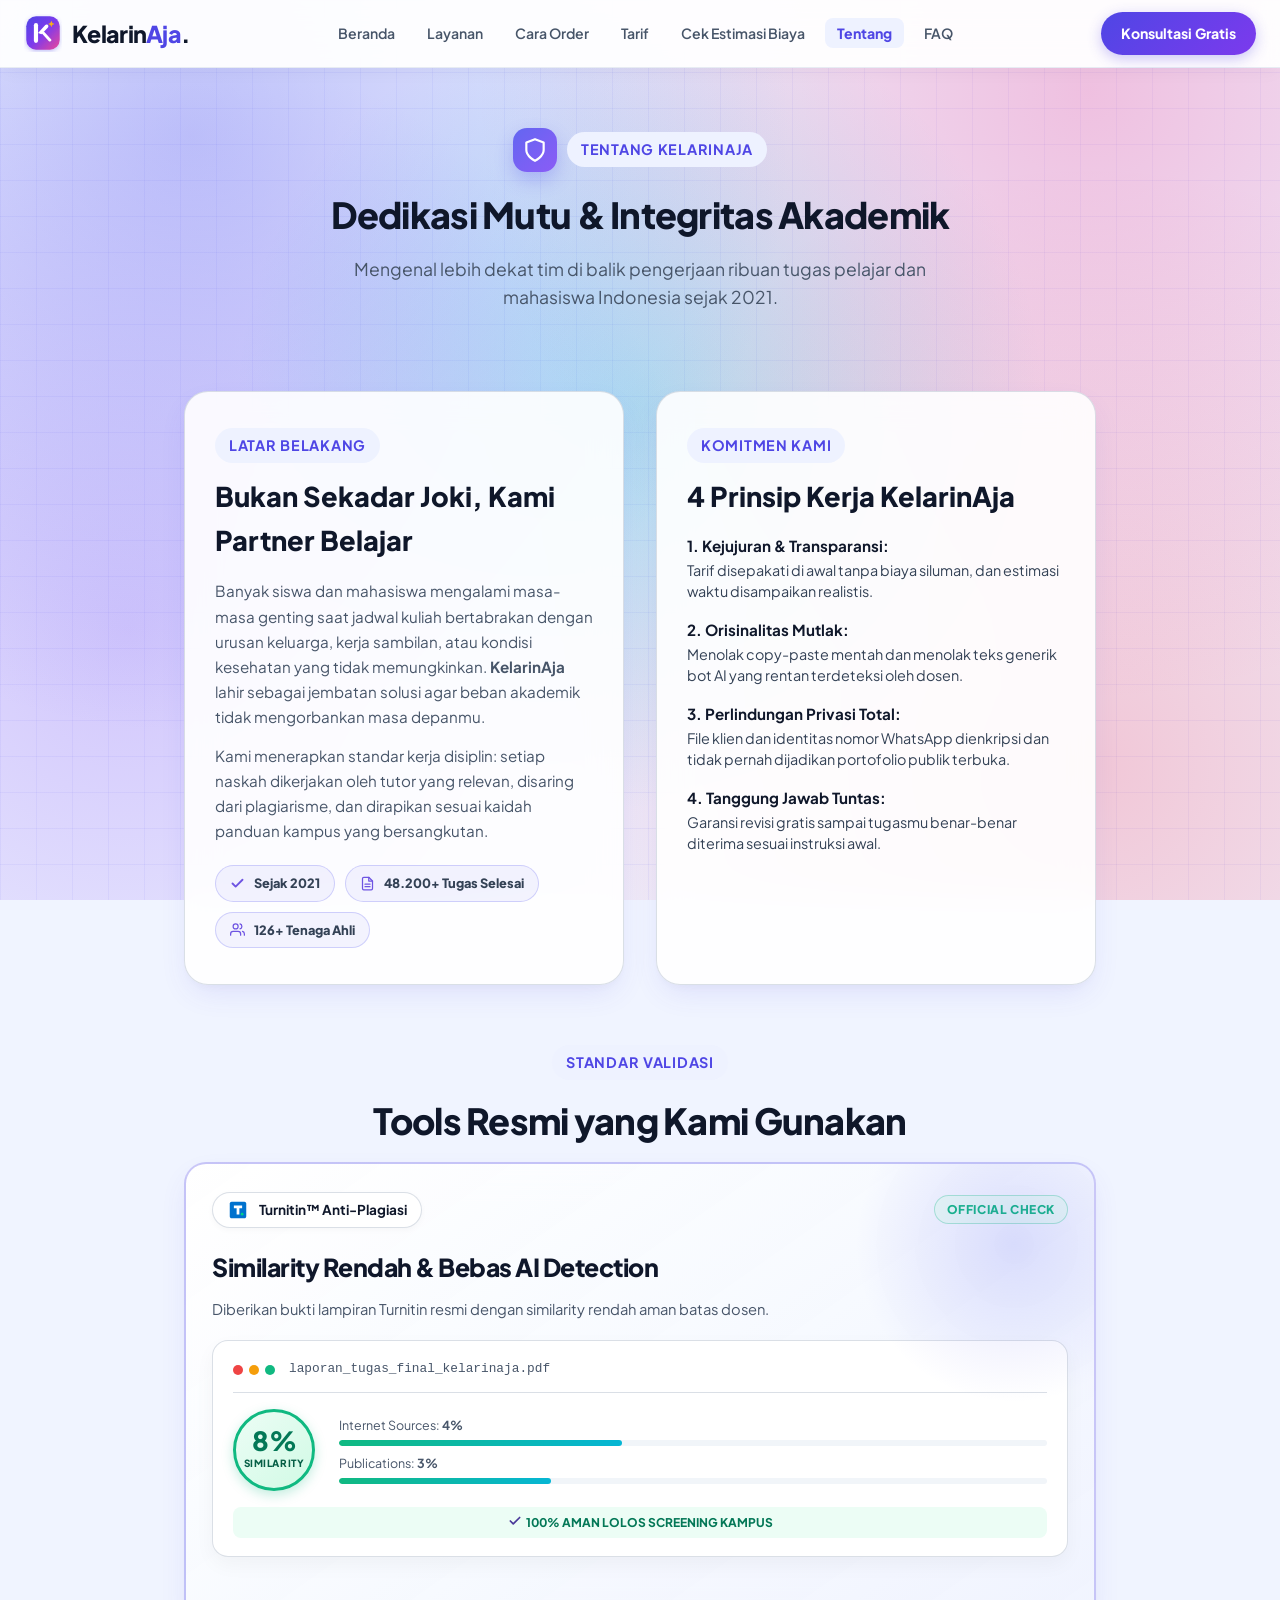
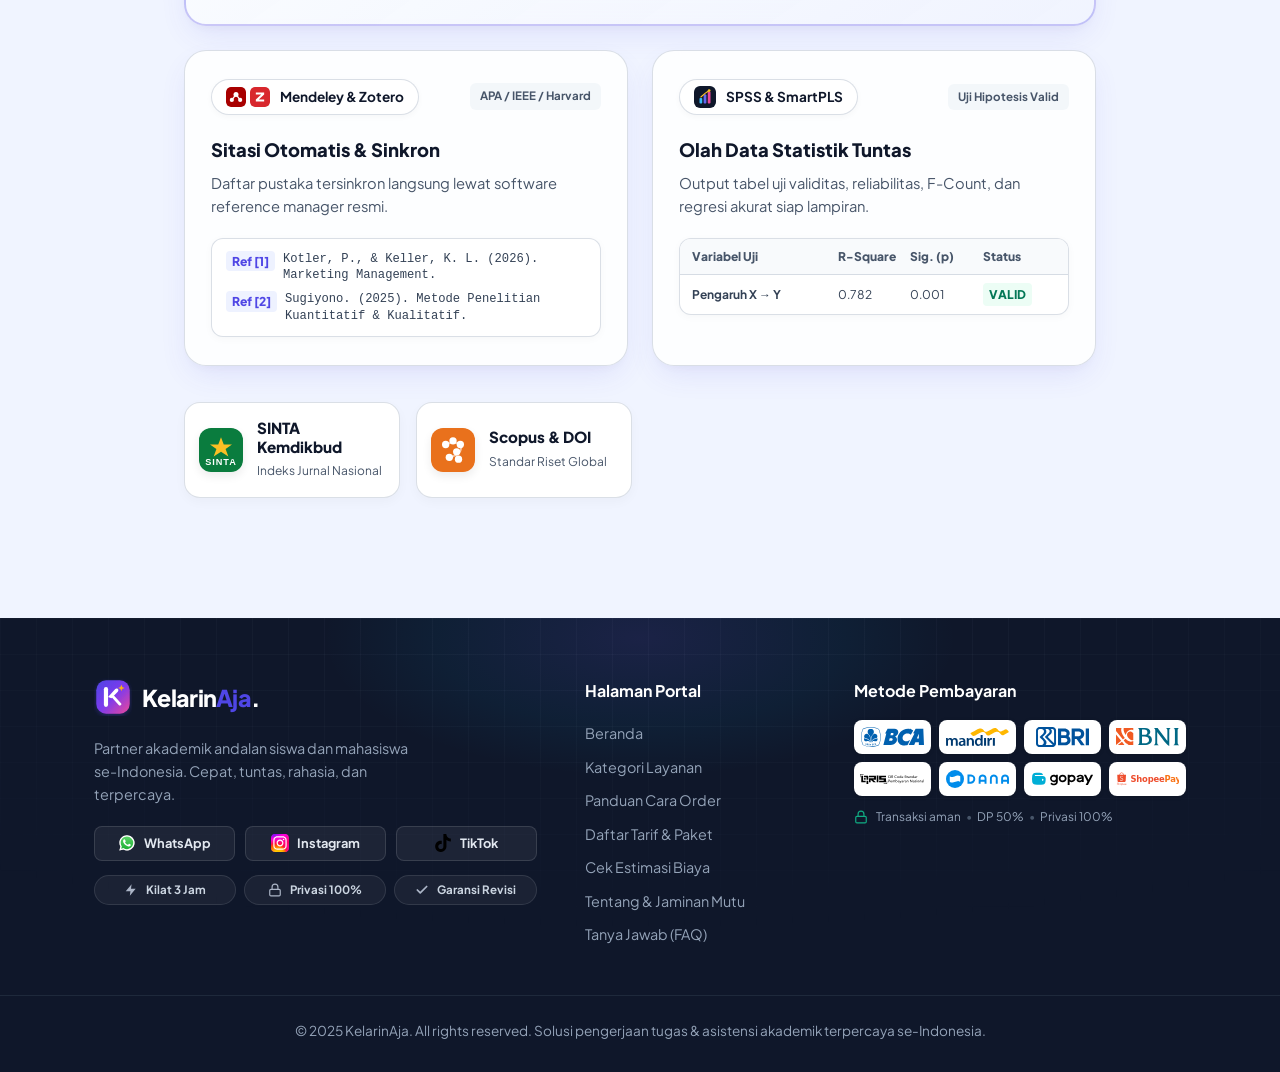
<file: tentang.html>
<!DOCTYPE html>
<html lang="id">
<head>
  <meta charset="UTF-8">
  <meta name="viewport" content="width=device-width, initial-scale=1.0">
  <title>Tentang Kami &amp; Jaminan Mutu — KelarinAja</title>
  <meta name="description" content="Profil tim akademis KelarinAja, visi misi, standar verifikasi mutu Turnitin, dan komitmen privasi 100%.">
  <link rel="icon" type="image/svg+xml" href="logo.svg">
  <link rel="stylesheet" href="fonts.css">
  <link rel="stylesheet" href="styles.css?v=3.7">
</head>
<body>

  <!-- Navbar -->
  <header class="navbar">
    <div class="container nav-container">
      <a href="index.html" class="logo">
        <div class="logo-icon-wrap">
          <img src="logo.svg" alt="KelarinAja Logo" class="brand-logo-img">
        </div>
        <span class="logo-text">Kelarin<span class="logo-accent">Aja</span>.</span>
      </a>
      <nav class="nav-links">
        <a href="index.html">Beranda</a>
        <a href="layanan.html">Layanan</a>
        <a href="cara-order.html">Cara Order</a>
        <a href="harga.html">Tarif</a>
        <a href="cek-estimasi.html" >Cek Estimasi Biaya</a>
        <a href="tentang.html" class="active">Tentang</a>
        <a href="faq.html">FAQ</a>
      </nav>
      <button class="menu-toggle" id="menuToggle" aria-label="Buka menu" aria-expanded="false">
        <span></span><span></span><span></span>
      </button>
      <a href="https://wa.me/6285770626647?text=Halo%20Admin%20KelarinAja,%20mau%20konsultasi%20tugas" target="_blank" class="btn btn-primary nav-cta">
        <span>Konsultasi Gratis</span>
      </a>
    </div>
  </header>
<nav class="mobile-drawer" id="mobileDrawer" aria-label="Menu mobile">
    <div class="drawer-head">
      <a href="index.html" class="drawer-logo">
        <img src="logo.svg" alt="KelarinAja Logo" class="brand-logo-img">
        <span class="logo-text">Kelarin<span class="logo-accent">Aja</span>.</span>
      </a>
      <button class="drawer-close" id="drawerClose" aria-label="Tutup menu" type="button">
        <span></span><span></span>
      </button>
    </div>
    <div class="drawer-links">
          <a href="index.html" class="d-link">Beranda</a>
          <a href="layanan.html" class="d-link">Layanan</a>
          <a href="cara-order.html" class="d-link">Cara Order</a>
          <a href="harga.html" class="d-link">Tarif</a>
          <a href="cek-estimasi.html" class="d-link">Cek Estimasi Biaya</a>
          <a href="tentang.html" class="d-link active">Tentang</a>
          <a href="faq.html" class="d-link">FAQ</a>
    </div>
    <div class="drawer-foot">
      <a href="https://wa.me/6285770626647?text=Halo%20Admin%20KelarinAja,%20mau%20konsultasi%20tugas" target="_blank" class="drawer-cta">
        <span>Konsultasi Gratis</span>
      </a>
      <div class="drawer-socials">
        <a href="https://wa.me/6285770626647" target="_blank" aria-label="WhatsApp"><img src="logo-social-wa.svg" alt="WA"></a>
        <a href="https://instagram.com/kelarinaja.id" target="_blank" aria-label="Instagram"><img src="logo-social-ig.svg" alt="IG"></a>
        <a href="https://tiktok.com/@kelarinaja" target="_blank" aria-label="TikTok"><img src="logo-social-tiktok.svg" alt="TikTok"></a>
      </div>
      <p class="drawer-note">Garansi Revisi &bull; Privasi 100% &bull; Kilat 3 Jam</p>
    </div>
</nav>

  <!-- Page Header -->
  <section class="page-header">
    <div class="container text-center">
      <span class="page-header-badge"><span class="page-header-icon"><img src="icons/ic-shield.svg" alt=""></span>
      <span class="badge-sub">Tentang KelarinAja</span></span>
      <h1 class="section-title">Dedikasi Mutu &amp; Integritas Akademik</h1>
      <p class="section-desc">Mengenal lebih dekat tim di balik pengerjaan ribuan tugas pelajar dan mahasiswa Indonesia sejak 2021.</p>
    </div>
  </section>

  <!-- Story & Vision -->
  <section class="section" style="padding-top: 0;">
    <div class="container" style="max-width: 960px;">
      <div class="about-grid">
        <div class="about-card-box">
          <span class="badge-sub">Latar Belakang</span>
          <h2>Bukan Sekadar Joki, Kami Partner Belajar</h2>
          <p>Banyak siswa dan mahasiswa mengalami masa-masa genting saat jadwal kuliah bertabrakan dengan urusan keluarga, kerja sambilan, atau kondisi kesehatan yang tidak memungkinkan. <strong>KelarinAja</strong> lahir sebagai jembatan solusi agar beban akademik tidak mengorbankan masa depanmu.</p>
          <p>Kami menerapkan standar kerja disiplin: setiap naskah dikerjakan oleh tutor yang relevan, disaring dari plagiarisme, dan dirapikan sesuai kaidah panduan kampus yang bersangkutan.</p>
          <div class="about-proof-row">
            <span class="ap-chip"><img src="icons/ic-check.svg" alt="" class="badge-ic"> Sejak 2021</span>
            <span class="ap-chip"><img src="icons/ic-doc.svg" alt="" class="badge-ic"> 48.200+ Tugas Selesai</span>
            <span class="ap-chip"><img src="icons/ic-users.svg" alt="" class="badge-ic"> 126+ Tenaga Ahli</span>
          </div>
        </div>

        <div class="about-card-box highlight-box">
          <span class="badge-sub">Komitmen Kami</span>
          <h2>4 Prinsip Kerja KelarinAja</h2>
          <ul class="about-values-list">
            <li>
              <strong>1. Kejujuran &amp; Transparansi:</strong> Tarif disepakati di awal tanpa biaya siluman, dan estimasi waktu disampaikan realistis.
            </li>
            <li>
              <strong>2. Orisinalitas Mutlak:</strong> Menolak copy-paste mentah dan menolak teks generik bot AI yang rentan terdeteksi oleh dosen.
            </li>
            <li>
              <strong>3. Perlindungan Privasi Total:</strong> File klien dan identitas nomor WhatsApp dienkripsi dan tidak pernah dijadikan portofolio publik terbuka.
            </li>
            <li>
              <strong>4. Tanggung Jawab Tuntas:</strong> Garansi revisi gratis sampai tugasmu benar-benar diterima sesuai instruksi awal.
            </li>
          </ul>
        </div>
      </div>

      <!-- Bento Validasi Akademik dipasang di halaman Tentang Kami -->
      <div style="margin-top: 60px;">
        <div class="section-header text-center">
          <span class="badge-sub">Standar Validasi</span>
          <h2 class="section-title">Tools Resmi yang Kami Gunakan</h2>
        </div>

        <div class="bento-trust-grid">
          <div class="bento-card bento-hero">
            <div class="bento-glow-bg"></div>
            <div class="bento-header">
              <div class="brand-pill turnitin-brand">
                <div class="b-logo-mini">
                  <img src="logo-turnitin.svg" alt="Turnitin Logo">
                </div>
                <strong>Turnitin™ Anti-Plagiasi</strong>
              </div>
              <span class="live-pill">OFFICIAL CHECK</span>
            </div>
            <div class="bento-body">
              <h3>Similarity Rendah &amp; Bebas AI Detection</h3>
              <p>Diberikan bukti lampiran Turnitin resmi dengan similarity rendah aman batas dosen.</p>
              <div class="turnitin-mockup">
                <div class="mockup-header">
                  <span class="mockup-dot red"></span>
                  <span class="mockup-dot yellow"></span>
                  <span class="mockup-dot green"></span>
                  <span class="mockup-filename">laporan_tugas_final_kelarinaja.pdf</span>
                </div>
                <div class="mockup-content">
                  <div class="score-circle">
                    <span class="score-num">8%</span>
                    <span class="score-lbl">SIMILARITY</span>
                  </div>
                  <div class="score-details">
                    <div class="bar-row">
                      <span>Internet Sources: <strong>4%</strong></span>
                      <div class="bar-track"><div class="bar-fill" style="width: 40%;"></div></div>
                    </div>
                    <div class="bar-row">
                      <span>Publications: <strong>3%</strong></span>
                      <div class="bar-track"><div class="bar-fill" style="width: 30%;"></div></div>
                    </div>
                  </div>
                </div>
                <div class="mockup-badge"><img src="icons/ic-check.svg" alt="" class="badge-ic"> 100% AMAN LOLOS SCREENING KAMPUS</div>
              </div>
            </div>
          </div>

          <div class="bento-card">
            <div class="bento-header">
              <div class="brand-pill">
                <div class="b-logo-pair">
                  <img src="logo-mendeley.svg" alt="Mendeley Logo" class="b-logo-icon">
                  <img src="logo-zotero.svg" alt="Zotero Logo" class="b-logo-icon">
                </div>
                <strong>Mendeley &amp; Zotero</strong>
              </div>
              <span class="mini-tag">APA / IEEE / Harvard</span>
            </div>
            <div class="bento-body">
              <h4>Sitasi Otomatis &amp; Sinkron</h4>
              <p>Daftar pustaka tersinkron langsung lewat software reference manager resmi.</p>
              <div class="citation-mockup-box">
                <div class="cmb-row">
                  <span class="cmb-badge">Ref [1]</span>
                  <span class="cmb-text">Kotler, P., &amp; Keller, K. L. (2026). Marketing Management.</span>
                </div>
                <div class="cmb-row">
                  <span class="cmb-badge">Ref [2]</span>
                  <span class="cmb-text">Sugiyono. (2025). Metode Penelitian Kuantitatif &amp; Kualitatif.</span>
                </div>
              </div>
            </div>
          </div>

          <div class="bento-card">
            <div class="bento-header">
              <div class="brand-pill">
                <div class="b-logo-mini">
                  <img src="logo-spss.svg" alt="SPSS Logo">
                </div>
                <strong>SPSS &amp; SmartPLS</strong>
              </div>
              <span class="mini-tag">Uji Hipotesis Valid</span>
            </div>
            <div class="bento-body">
              <h4>Olah Data Statistik Tuntas</h4>
              <p>Output tabel uji validitas, reliabilitas, F-Count, dan regresi akurat siap lampiran.</p>
              <div class="stat-mini-table">
                <div class="smt-head">
                  <span>Variabel Uji</span>
                  <span>R-Square</span>
                  <span>Sig. (p)</span>
                  <span>Status</span>
                </div>
                <div class="smt-row">
                  <strong>Pengaruh X &rarr; Y</strong>
                  <span>0.782</span>
                  <span>0.001</span>
                  <span class="smt-pass">VALID</span>
                </div>
              </div>
            </div>
          </div>
        </div>

        <!-- Logo Indeks Jurnal Resmi (SINTA + Scopus) -->
        <div class="verified-logos-grid" style="margin-top: 36px;">
          <div class="v-logo-item">
            <div class="v-brand-img-wrap">
              <img src="logo-sinta.svg" alt="SINTA Kemdikbud Logo" class="v-brand-img">
            </div>
            <div>
              <strong>SINTA Kemdikbud</strong>
              <span>Indeks Jurnal Nasional</span>
            </div>
          </div>

          <div class="v-logo-item">
            <div class="v-brand-img-wrap">
              <img src="logo-scopus.svg" alt="Scopus Logo" class="v-brand-img">
            </div>
            <div>
              <strong>Scopus &amp; DOI</strong>
              <span>Standar Riset Global</span>
            </div>
          </div>
        </div>
      </div>
    </div>
  </section>

    <!-- Footer -->
  <footer class="footer">
    <div class="container footer-container">
      <div class="footer-col">
        <a href="index.html" class="logo">
          <div class="logo-icon-wrap">
            <img src="logo.svg" alt="KelarinAja Logo" class="brand-logo-img">
          </div>
          <span class="logo-text">Kelarin<span class="logo-accent">Aja</span>.</span>
        </a>
        <p class="footer-desc">Partner akademik andalan siswa dan mahasiswa se-Indonesia. Cepat, tuntas, rahasia, dan terpercaya.</p>
        <div class="footer-social-row">
          <a href="https://wa.me/6285770626647" target="_blank" class="footer-social-link" title="WhatsApp Admin Resmi">
            <img src="logo-social-wa.svg" alt="WhatsApp" class="footer-social-icon">
            <span>WhatsApp</span>
          </a>
          <a href="https://instagram.com/kelarinaja.id" target="_blank" class="footer-social-link" title="Instagram: @kelarinaja.id">
            <img src="logo-social-ig.svg" alt="Instagram" class="footer-social-icon">
            <span>Instagram</span>
          </a>
          <a href="https://tiktok.com/@kelarinaja" target="_blank" class="footer-social-link" title="TikTok: @kelarinaja">
            <img src="logo-social-tiktok.svg" alt="TikTok" class="footer-social-icon">
            <span>TikTok</span>
          </a>
        </div>
        <div class="footer-trust-chips">
          <span class="ft-chip"><img class="badge-ic" src="icons/ic-bolt.svg" alt=""> Kilat 3 Jam</span>
          <span class="ft-chip"><img class="badge-ic" src="icons/ic-lock.svg" alt=""> Privasi 100%</span>
          <span class="ft-chip"><img class="badge-ic" src="icons/ic-check.svg" alt=""> Garansi Revisi</span>
        </div>
      </div>
      <div class="footer-col">
        <h4>Halaman Portal</h4>
        <ul class="footer-links">
          <li><a href="index.html">Beranda</a></li>
          <li><a href="layanan.html">Kategori Layanan</a></li>
          <li><a href="cara-order.html">Panduan Cara Order</a></li>
          <li><a href="harga.html">Daftar Tarif &amp; Paket</a></li>
          <li><a href="cek-estimasi.html">Cek Estimasi Biaya</a></li>
          <li><a href="tentang.html">Tentang &amp; Jaminan Mutu</a></li>
          <li><a href="faq.html">Tanya Jawab (FAQ)</a></li>
        </ul>
      </div>
      <div class="footer-col">
                <h4>Metode Pembayaran</h4>
        <div class="payment-logo-row">
          <div class="pay-card" title="Bank BCA"><img src="logo-pay-bca.svg" alt="BCA"></div>
          <div class="pay-card" title="Bank Mandiri"><img src="logo-pay-mandiri.svg" alt="Mandiri"></div>
          <div class="pay-card" title="Bank BRI"><img src="logo-pay-bri.svg" alt="BRI"></div>
          <div class="pay-card" title="Bank BNI"><img src="logo-pay-bni.svg" alt="BNI"></div>
          <div class="pay-card pay-card-qris" title="QRIS Semua Pembayaran"><img src="logo-pay-qris.svg" alt="QRIS"></div>
          <div class="pay-card" title="DANA E-Wallet"><img src="logo-pay-dana.svg" alt="DANA"></div>
          <div class="pay-card" title="GoPay E-Wallet"><img src="logo-pay-gopay.svg" alt="GoPay"></div>
          <div class="pay-card" title="ShopeePay E-Wallet"><img src="logo-pay-shopeepay.svg" alt="ShopeePay"></div>
        </div>
        <div class="footer-safe-note">
          <img class="badge-ic" src="icons/ic-lock.svg" alt="" style="width:14px;height:14px;display:inline-block;flex-shrink:0;filter:invert(48%) sepia(89%) saturate(485%) hue-rotate(115deg) brightness(92%) contrast(88%);">
          <div class="fsn-items">
            <span>Transaksi aman</span>
            <span class="fsn-dot">•</span>
            <span>DP 50%</span>
            <span class="fsn-dot">•</span>
            <span>Privasi 100%</span>
          </div>
        </div>
      </div>
    </div>
    <div class="footer-bottom text-center">
      <p>&copy; 2025 KelarinAja. All rights reserved. Solusi pengerjaan tugas &amp; asistensi akademik terpercaya se-Indonesia.</p>
    </div>
  </footer>

  <!-- Floating WhatsApp Button -->
  <a href="https://wa.me/6285770626647?text=Halo%20Admin%20KelarinAja,%20mau%20tanya%20layanan" target="_blank" class="floating-wa" title="Hubungi Admin WhatsApp">
    <img src="logo-social-wa.svg" alt="WA" style="width: 20px; height: 20px; display: block;">
    <span class="wa-text">Chat Admin</span>
  </a>

  <script src="script.js?v=2.5"></script>
  <script src="menu.js?v=2.5"></script>
</body>
</html>
</file>
<file: fonts.css>
/* Font lokal - disalin dari Google Fonts (subset latin).
   Alasan: supaya tampilan tidak bergantung pada koneksi ke Google.
   Kalau requestnya lambat, browser render pakai font sistem dan desainnya
   jatuh tanpa error apa pun.

   Bobot yang berbentuk rentang (mis. 400 700) berarti file itu variable
   font - satu file melayani semua bobot. Lisensi: SIL OFL 1.1.
   Verifikasi: [...document.fonts] semuanya 'loaded', dan tidak ada
   link ke google di DOM. */

@font-face{
  font-family: 'Plus Jakarta Sans';
  font-style: normal;
  font-weight: 400 800;
  font-display: swap;
  src: url('assets/fonts/plus-jakarta-sans-normal.woff2') format('woff2');
}
</file>
<file: styles.css>
/* Design System & Base CSS */
:root {
  --primary: #4F46E5;
  --primary-hover: #4338CA;
  --primary-light: #EEF2FF;
  --accent: #06B6D4;
  --accent-pink: #EC4899;
  --text-main: #0F172A;
  --text-muted: #475569;
  --bg-main: #F0F4FF;
  --bg-light: rgba(255, 255, 255, 0.85);
  --border: rgba(148, 163, 184, 0.35);
  --card-shadow: 0 12px 30px -6px rgba(79, 70, 229, 0.12), 0 6px 12px -4px rgba(0, 0, 0, 0.04);
  --card-hover-shadow: 0 20px 35px -5px rgba(79, 70, 229, 0.2), 0 10px 15px -5px rgba(0, 0, 0, 0.06);
  --radius: 20px;
  --radius-sm: 10px;
  --font-sans: 'Plus Jakarta Sans', -apple-system, BlinkMacSystemFont, sans-serif;
}

* {
  box-sizing: border-box;
  margin: 0;
  padding: 0;
}

html {
  scroll-behavior: smooth;
  overflow-x: clip;
}

body {
  font-family: var(--font-sans);
  color: var(--text-main);
  background-color: var(--bg-main);
  /* Energetic Vivid Mesh Gradient + High Contrast Tech Grid */
  background-image: 
    radial-gradient(circle at 15% 15%, rgba(99, 102, 241, 0.35) 0%, transparent 45%),
    radial-gradient(circle at 85% 10%, rgba(236, 72, 153, 0.3) 0%, transparent 45%),
    radial-gradient(circle at 50% 45%, rgba(6, 182, 212, 0.28) 0%, transparent 50%),
    radial-gradient(circle at 10% 70%, rgba(139, 92, 246, 0.3) 0%, transparent 45%),
    radial-gradient(circle at 85% 85%, rgba(244, 63, 94, 0.25) 0%, transparent 45%),
    linear-gradient(to right, rgba(99, 102, 241, 0.08) 1px, transparent 1px),
    linear-gradient(to bottom, rgba(99, 102, 241, 0.08) 1px, transparent 1px);
  background-size: 100% 100%, 100% 100%, 100% 100%, 100% 100%, 100% 100%, 36px 36px, 36px 36px;
  background-attachment: fixed;
  line-height: 1.6;
  -webkit-font-smoothing: antialiased;
}

.container {
  max-width: 1140px;
  margin: 0 auto;
  padding: 0 24px;
}

/* Typography & Helpers */
.text-center { text-align: center; }
.gradient-text {
  background: linear-gradient(135deg, #4F46E5 0%, #7C3AED 100%);
  -webkit-background-clip: text;
  -webkit-text-fill-color: transparent;
}

.badge-sub {
  display: inline-block;
  padding: 6px 14px;
  background: var(--primary-light);
  color: var(--primary);
  font-size: 0.9rem;
  font-weight: 700;
  border-radius: 999px;
  text-transform: uppercase;
  letter-spacing: 0.05em;
  margin-bottom: 12px;
}

.section {
  padding: 84px 0;
}

.bg-light {
  background-color: var(--bg-light);
}

.section-title {
  font-size: 2.25rem;
  font-weight: 800;
  letter-spacing: -0.02em;
  margin-bottom: 12px;
}

.section-desc {
  font-size: 1.1rem;
  color: var(--text-muted);
  max-width: 600px;
  margin: 0 auto 50px;
}

/* Buttons */
.btn {
  display: inline-flex;
  align-items: center;
  justify-content: center;
  padding: 12px 24px;
  border-radius: var(--radius-sm);
  font-weight: 600;
  text-decoration: none;
  transition: all 0.2s ease;
  cursor: pointer;
  border: none;
  font-size: 0.95rem;
}

.btn-primary {
  background: linear-gradient(135deg, #4F46E5 0%, #7C3AED 100%);
  color: #fff;
  box-shadow: 0 8px 20px -4px rgba(79, 70, 229, 0.45);
}

.btn-primary:hover {
  background: linear-gradient(135deg, #4338CA 0%, #6D28D9 100%);
  transform: translateY(-2px);
  box-shadow: 0 12px 24px -4px rgba(79, 70, 229, 0.55);
}

.btn-secondary {
  background: rgba(255, 255, 255, 0.85);
  backdrop-filter: blur(8px);
  color: var(--text-main);
  border: 1px solid var(--border);
  box-shadow: 0 4px 12px rgba(0, 0, 0, 0.05);
}

.btn-secondary:hover {
  background-color: #fff;
  border-color: #94a3b8;
  transform: translateY(-2px);
}

.btn-outline {
  background-color: transparent;
  color: var(--primary);
  border: 2px solid var(--primary);
}

.btn-outline:hover {
  background-color: var(--primary);
  color: #fff;
}

.btn-lg {
  padding: 15px 30px;
  font-size: 1.05rem;
  border-radius: 12px;
}

.btn-block {
  width: 100%;
}

/* Navbar - Sleek Modern Floating Glass Navigation */
.navbar {
  position: sticky;
  top: 0;
  background: rgba(255, 255, 255, 0.94);
  backdrop-filter: blur(16px);
  z-index: 1000;
  border-bottom: 1px solid rgba(226, 232, 240, 0.8);
  box-shadow: 0 4px 20px -2px rgba(0, 0, 0, 0.04);
  padding: 12px 0;
}

.nav-container {
  max-width: 1280px;
  margin: 0 auto;
  padding: 0 24px;
  display: flex;
  align-items: center;
  justify-content: space-between;
  gap: 20px;
}

.logo {
  display: inline-flex;
  align-items: center;
  gap: 10px;
  text-decoration: none;
  font-size: 1.45rem;
  font-weight: 850;
  color: var(--text-main);
  letter-spacing: -0.03em;
  white-space: nowrap;
  flex-shrink: 0;
}

.logo-icon-wrap {
  width: 38px;
  height: 38px;
  display: flex;
  align-items: center;
  justify-content: center;
  flex-shrink: 0;
  transition: transform 0.3s cubic-bezier(0.34, 1.56, 0.64, 1);
}

.logo:hover .logo-icon-wrap {
  transform: rotate(-8deg) scale(1.08);
}

.brand-logo-img {
  width: 100%;
  height: 100%;
  display: block;
}

.logo-accent {
  color: var(--primary);
}

.nav-links {
  display: flex;
  align-items: center;
  gap: 8px;
  flex-wrap: nowrap;
  white-space: nowrap;
}

.nav-links a {
  text-decoration: none;
  color: #475569;
  font-weight: 600;
  font-size: 0.88rem;
  padding: 8px 12px;
  border-radius: 8px;
  transition: all 0.2s ease;
  white-space: nowrap;
  display: inline-flex;
  align-items: center;
  line-height: 1;
}

.nav-links a:hover {
  color: var(--primary);
  background: rgba(238, 242, 255, 0.7);
}

.nav-links a.active {
  color: var(--primary);
  background: var(--primary-light);
  font-weight: 750;
}

.nav-links a.nav-highlight {
  color: #4338CA;
  background: linear-gradient(135deg, #EEF2FF 0%, #E0E7FF 100%);
  border: 1px solid rgba(79, 70, 229, 0.25);
  font-weight: 750;
  padding: 8px 14px;
  border-radius: 999px;
  box-shadow: 0 2px 8px rgba(79, 70, 229, 0.08);
}

.nav-links a.nav-highlight:hover {
  background: var(--primary);
  color: #FFFFFF;
  border-color: var(--primary);
  box-shadow: 0 4px 12px rgba(79, 70, 229, 0.25);
}

.nav-cta {
  padding: 10px 20px;
  font-size: 0.88rem;
  font-weight: 750;
  white-space: nowrap;
  flex-shrink: 0;
  border-radius: 999px;
  background: linear-gradient(135deg, #4F46E5 0%, #7C3AED 100%);
  box-shadow: 0 4px 14px rgba(79, 70, 229, 0.3);
}

/* Page Header for Subpages */
.page-header {
  padding: 60px 0 30px;
  text-align: center;
  position: relative;
}

/* themed icon chip at top of subpage headers — one aligned unit with the pill */
.page-header-badge {
  display: inline-flex;
  align-items: center;
  gap: 10px;
  margin-bottom: 14px;
}

.page-header-badge .badge-sub {
  margin-bottom: 0;
}

.page-header-icon {
  display: inline-flex;
  align-items: center;
  justify-content: center;
  width: 44px;
  height: 44px;
  border-radius: 14px;
  background: linear-gradient(135deg, #6366F1, #8B5CF6);
  box-shadow: 0 8px 18px rgba(99, 102, 241, 0.32);
  flex-shrink: 0;
}

.page-header-icon img {
  width: 26px;
  height: 26px;
  filter: brightness(0) invert(1);
}

/* Vertical Steps Detail (cara-order.html) */
.steps-vertical-list {
  display: flex;
  flex-direction: column;
  gap: 24px;
}

.step-card-detail {
  background: rgba(255, 255, 255, 0.9);
  backdrop-filter: blur(16px);
  border: 1px solid var(--border);
  border-radius: 20px;
  padding: 32px 30px;
  box-shadow: var(--card-shadow);
  position: relative;
  transition: transform 0.2s ease;
}

.step-card-detail:hover {
  transform: translateY(-4px);
  border-color: rgba(79, 70, 229, 0.4);
}

.sc-badge {
  display: inline-block;
  font-size: 0.75rem;
  font-weight: 800;
  color: var(--primary);
  background: var(--primary-light);
  padding: 4px 12px;
  border-radius: 6px;
  margin-bottom: 12px;
  letter-spacing: 0.05em;
}

/* colored per-step accents (connects with index flow colors) */
.step-card-detail:nth-child(1) { border-left: 4px solid #22D3EE; }
.step-card-detail:nth-child(2) { border-left: 4px solid #10B981; }
.step-card-detail:nth-child(3) { border-left: 4px solid #8B5CF6; }
.step-card-detail:nth-child(4) { border-left: 4px solid #F59E0B; }

.step-card-detail:nth-child(1) .sc-badge { background: #E0F7FE; color: #0E7490; }
.step-card-detail:nth-child(2) .sc-badge { background: #D1FAE5; color: #047857; }
.step-card-detail:nth-child(3) .sc-badge { background: #EDE9FE; color: #6D28D9; }
.step-card-detail:nth-child(4) .sc-badge { background: #FEF3C7; color: #B45309; }

.sc-header {
  display: flex;
  align-items: center;
  gap: 14px;
  margin-bottom: 12px;
}

.sc-icon {
  font-size: 1.8rem;
  width: 48px;
  height: 48px;
  border-radius: 14px;
  display: flex;
  align-items: center;
  justify-content: center;
  flex-shrink: 0;
  box-shadow: 0 8px 18px rgba(99, 102, 241, 0.22);
  transition: transform 0.25s cubic-bezier(0.34, 1.56, 0.64, 1);
}

.step-card-detail:nth-child(1) .sc-icon { background: linear-gradient(135deg, #22D3EE, #0EA5E9); }
.step-card-detail:nth-child(2) .sc-icon { background: linear-gradient(135deg, #10B981, #14B8A6); }
.step-card-detail:nth-child(3) .sc-icon { background: linear-gradient(135deg, #8B5CF6, #6366F1); }
.step-card-detail:nth-child(4) .sc-icon { background: linear-gradient(135deg, #F59E0B, #F97316); }

.step-card-detail:hover .sc-icon {
  transform: rotate(-6deg) scale(1.08);
}

.step-card-detail .sc-icon img {
  width: 22px;
  height: 22px;
  filter: brightness(0) invert(1);
}

.sc-header h3 {
  font-size: 1.35rem;
  font-weight: 800;
  color: var(--text-main);
}

.step-card-detail p {
  font-size: 0.95rem;
  color: var(--text-muted);
  line-height: 1.6;
  margin-bottom: 16px;
}

.sc-checklist {
  list-style: none;
  display: flex;
  flex-direction: column;
  gap: 8px;
}

.sc-checklist li {
  font-size: 0.92rem;
  color: #334155;
  display: flex;
  align-items: center;
}

.sc-checklist li::before {
  content: "✓";
  color: #10B981;
  font-weight: 800;
  margin-right: 10px;
}

/* Calculator Box Grid (cek-estimasi.html) */
.calc-box-grid {
  display: grid;
  grid-template-columns: 1.25fr 1fr;
  gap: 36px;
  align-items: flex-start;
}

.calc-form-col {
  background: rgba(255, 255, 255, 0.92);
  backdrop-filter: blur(16px);
  border: 1px solid var(--border);
  border-radius: 24px;
  padding: 32px 28px;
  box-shadow: var(--card-shadow);
  display: flex;
  flex-direction: column;
  gap: 24px;
}

.calc-group {
  display: flex;
  flex-direction: column;
  gap: 10px;
}

.calc-label {
  font-size: 0.95rem;
  font-weight: 800;
  color: var(--text-main);
  display: flex;
  align-items: center;
  gap: 10px;
}

/* step number chip */
.calc-step-num {
  display: inline-flex;
  align-items: center;
  justify-content: center;
  width: 26px;
  height: 26px;
  border-radius: 50%;
  flex-shrink: 0;
  font-size: 0.78rem;
  font-weight: 800;
  color: #FFFFFF;
  background: linear-gradient(135deg, #6366F1, #8B5CF6);
  box-shadow: 0 4px 10px rgba(99, 102, 241, 0.3);
}

.radio-pill-group {
  display: flex;
  gap: 10px;
  flex-wrap: wrap;
}

.radio-pill {
  cursor: pointer;
}

.radio-pill input {
  display: none;
}

.radio-pill span {
  display: inline-block;
  padding: 8px 16px;
  background: #F1F5F9;
  border: 1px solid var(--border);
  border-radius: 10px;
  font-size: 0.88rem;
  font-weight: 700;
  color: #475569;
  transition: all 0.2s ease;
}

.radio-pill:hover span {
  border-color: var(--primary);
  transform: translateY(-2px);
  box-shadow: 0 6px 14px rgba(79, 70, 229, 0.12);
}

.radio-pill input:checked + span {
  background: var(--primary);
  color: #FFFFFF;
  border-color: var(--primary);
  box-shadow: 0 4px 12px rgba(79, 70, 229, 0.25);
}

.calc-select {
  width: 100%;
  padding: 12px 16px;
  border-radius: 12px;
  border: 1px solid var(--border);
  font-family: var(--font-sans);
  font-size: 0.92rem;
  font-weight: 600;
  color: var(--text-main);
  background: #FFFFFF;
  outline: none;
  transition: border-color 0.2s;
}

.calc-select:focus {
  border-color: var(--primary);
}

.calc-slider {
  width: 100%;
  accent-color: var(--primary);
  cursor: pointer;
}

.slider-ticks {
  display: flex;
  justify-content: space-between;
  font-size: 0.75rem;
  font-weight: 700;
  color: var(--text-muted);
}

/* Result Sticky Card */
.result-sticky-card {
  background: linear-gradient(145deg, #FFFFFF 0%, #EEF2FF 100%);
  border: 2px solid rgba(79, 70, 229, 0.3);
  border-radius: 24px;
  padding: 32px 28px;
  box-shadow: 0 20px 40px rgba(79, 70, 229, 0.12);
  position: sticky;
  top: 100px;
}

.res-badge {
  font-size: 0.75rem;
  font-weight: 800;
  letter-spacing: 0.06em;
  color: var(--primary);
}

.res-price-wrap {
  display: flex;
  align-items: baseline;
  gap: 6px;
  margin: 12px 0 6px;
}

.res-currency {
  font-size: 1.2rem;
  font-weight: 800;
  color: var(--text-muted);
}

.res-price {
  font-size: 2.8rem;
  font-weight: 900;
  color: #4F46E5;
  letter-spacing: -0.03em;
}

.res-sub {
  font-size: 0.78rem;
  color: var(--text-muted);
  line-height: 1.4;
  margin-bottom: 12px;
}

.res-min-note {
  font-size: 0.78rem;
  color: #475569;
  background: rgba(16, 185, 129, 0.08);
  border: 1px dashed rgba(16, 185, 129, 0.35);
  border-radius: 10px;
  padding: 8px 12px;
  margin-bottom: 16px;
  line-height: 1.5;
}

.res-min-note strong {
  color: #059669;
}

/* Green WhatsApp CTA on the calculator */
.btn-wa-green {
  background: #25D366;
  color: #FFFFFF;
  padding: 15px 26px;
  border-radius: 999px;
  font-weight: 800;
  display: inline-flex;
  align-items: center;
  justify-content: center;
  gap: 8px;
  box-shadow: 0 10px 24px rgba(37, 211, 102, 0.4), 0 0 0 4px rgba(37, 211, 102, 0.15);
  text-decoration: none;
  transition: all 0.2s ease;
}

.btn-wa-green:hover {
  background: #20BA5A;
  transform: translateY(-2px);
  box-shadow: 0 14px 30px rgba(37, 211, 102, 0.5), 0 0 0 6px rgba(37, 211, 102, 0.2);
  color: #FFFFFF;
}

.result-breakdown {
  display: flex;
  flex-direction: column;
  gap: 10px;
  padding: 16px 0;
  border-top: 1px dashed var(--border);
  border-bottom: 1px dashed var(--border);
  margin-bottom: 20px;
}

.rb-row {
  display: flex;
  justify-content: space-between;
  font-size: 0.88rem;
}

.rb-row span {
  color: var(--text-muted);
}

.rb-row strong {
  color: var(--text-main);
  text-align: right;
}

.result-guarantees {
  display: flex;
  flex-direction: column;
  gap: 6px;
  font-size: 0.82rem;
  font-weight: 700;
  color: #059669;
  margin-bottom: 24px;
}

/* About Grid (tentang.html) */
.about-grid {
  display: grid;
  grid-template-columns: repeat(2, 1fr);
  gap: 32px;
}

.about-card-box {
  background: rgba(255, 255, 255, 0.9);
  backdrop-filter: blur(16px);
  border: 1px solid var(--border);
  border-radius: 24px;
  padding: 36px 30px;
  box-shadow: var(--card-shadow);
}

.about-card-box h2 {
  font-size: 1.7rem;
  font-weight: 800;
  margin-bottom: 16px;
}

.about-card-box p {
  font-size: 0.95rem;
  color: var(--text-muted);
  line-height: 1.65;
  margin-bottom: 14px;
}

.about-values-list {
  list-style: none;
  display: flex;
  flex-direction: column;
  gap: 16px;
}

.about-values-list li {
  font-size: 0.9rem;
  color: #334155;
  line-height: 1.5;
}

.about-values-list strong {
  display: block;
  font-size: 0.95rem;
  color: var(--text-main);
  margin-bottom: 2px;
}

/* proof chips under the about story */
.about-proof-row {
  display: flex;
  flex-wrap: wrap;
  gap: 10px;
  margin-top: 22px;
}

.ap-chip {
  display: inline-flex;
  align-items: center;
  gap: 7px;
  font-size: 0.8rem;
  font-weight: 800;
  color: #334155;
  background: rgba(99, 102, 241, 0.07);
  border: 1px solid rgba(99, 102, 241, 0.25);
  border-radius: 999px;
  padding: 7px 14px;
}

.ap-chip .badge-ic {
  width: 15px;
  height: 15px;
  filter: invert(31%) sepia(85%) saturate(1500%) hue-rotate(233deg) brightness(92%) contrast(92%);
}

/* Breakpoint Calculator & About */
@media (max-width: 980px) {
  .calc-box-grid, .about-grid {
    grid-template-columns: 1fr;
  }
  .result-sticky-card {
    position: static;
  }
}

/* Hero Section - Inspired by JokiTugas Modernized */
.hero {
  position: relative;
  padding: 76px 0 68px;
  background: transparent;
  overflow: hidden;
}

/* Structured tech grid overlay - kills the flat AI-gradient look */
.hero::before {
  content: "";
  position: absolute;
  inset: 0;
  z-index: 0;
  pointer-events: none;
  background-image:
      linear-gradient(rgba(99, 102, 241, 0.09) 1px, transparent 1px),
      linear-gradient(90deg, rgba(99, 102, 241, 0.09) 1px, transparent 1px);
    background-size: 36px 36px;
  -webkit-mask-image: radial-gradient(ellipse 90% 80% at 50% 40%, #000 35%, transparent 100%);
  mask-image: radial-gradient(ellipse 90% 80% at 50% 40%, #000 35%, transparent 100%);
}

/* Subtle diagonal light streak for depth */
.hero::after {
  content: "";
  position: absolute;
  top: -20%;
  right: -10%;
  width: 640px;
  height: 640px;
  z-index: 0;
  pointer-events: none;
  background: radial-gradient(circle, rgba(34, 211, 238, 0.16) 0%, rgba(34, 211, 238, 0) 65%);
  transform: rotate(8deg);
}

.hero-split-modern {
  display: grid;
  grid-template-columns: 1fr 1.15fr;
  gap: 52px;
  align-items: center;
  position: relative;
  z-index: 1;
}

/* Sisi Kiri: Live Glass Card (Pengganti Foto AI yang Kaku) */
.hero-avatar-col {
  display: flex;
  justify-content: center;
  align-items: center;
  width: 100%;
  position: relative;
}

/* Floating glass proof chips around the live card */
.float-chip {
  position: absolute;
  z-index: 2;
  display: flex;
  align-items: center;
  gap: 10px;
  background: rgba(255, 255, 255, 0.86);
  backdrop-filter: blur(14px);
  -webkit-backdrop-filter: blur(14px);
  border: 1px solid rgba(255, 255, 255, 0.7);
  border-radius: 14px;
  padding: 10px 14px;
  box-shadow: 0 12px 28px rgba(15, 23, 42, 0.16), 0 2px 8px rgba(79, 70, 229, 0.08);
  animation: chipFloat 5s ease-in-out infinite alternate;
}

.float-chip img {
  width: 22px;
  height: 22px;
  flex-shrink: 0;
}

.float-chip strong {
  display: block;
  font-size: 0.78rem;
  font-weight: 800;
  color: #0F172A;
  line-height: 1.2;
}

.float-chip em {
  display: block;
  font-style: normal;
  font-size: 0.66rem;
  font-weight: 600;
  color: #64748B;
  line-height: 1.2;
}

.fc-grade {
  top: -62px;
  right: -10px;
  animation-name: chipFloatA;
}

.fc-24 {
  bottom: -58px;
  left: -10px;
  animation-name: chipFloatB;
  animation-delay: 1.2s;
}

@keyframes chipFloatA {
  0% { transform: rotate(2deg) translateY(0px); }
  100% { transform: rotate(2deg) translateY(-9px); }
}

@keyframes chipFloatB {
  0% { transform: rotate(-3deg) translateY(0px); }
  100% { transform: rotate(-3deg) translateY(-9px); }
}

@media (max-width: 1100px) {
  .float-chip { display: none; }
}

/* ==========================================================================
   Live Activity Card - Perfected & Polished
   ========================================================================== */
.live-glass-card {
  width: 100%;
  max-width: 440px;
  background: #FFFFFF;
  border: 1.5px solid rgba(79, 70, 229, 0.18);
  border-top: 3px solid #6366F1;
  border-radius: 22px;
  padding: 22px 20px;
  box-shadow: 0 20px 45px rgba(15, 23, 42, 0.1), 0 4px 12px rgba(79, 70, 229, 0.05);
  transition: all 0.3s ease;
  position: relative;
}

.live-glass-card:hover {
  transform: translateY(-4px);
  box-shadow: 0 26px 55px rgba(15, 23, 42, 0.14), 0 8px 18px rgba(79, 70, 229, 0.08);
  border-color: rgba(79, 70, 229, 0.32);
}

.live-card-header {
  display: flex;
  justify-content: space-between;
  align-items: center;
  margin-bottom: 14px;
  padding-bottom: 12px;
  border-bottom: 1px solid #F1F5F9;
}

.live-status-badge {
  display: inline-flex;
  align-items: center;
  gap: 8px;
  background: #ECFDF5;
  color: #059669;
  font-size: 0.78rem;
  font-weight: 800;
  padding: 5px 12px;
  border-radius: 999px;
  border: 1px solid rgba(16, 185, 129, 0.3);
}

.pulse-dot {
  width: 8px;
  height: 8px;
  background: #10B981;
  border-radius: 50%;
  box-shadow: 0 0 0 0 rgba(16, 185, 129, 0.7);
  animation: pulseGreen 2s infinite;
}

.live-clock {
  font-size: 0.75rem;
  font-weight: 750;
  color: #64748B;
  display: inline-flex;
  align-items: center;
  gap: 4px;
}

/* Chat Order Bubbles */
.order-chat-bubble {
  display: flex;
  gap: 12px;
  background: #F8FAFC;
  border: 1px solid #E2E8F0;
  border-radius: 14px;
  padding: 12px 14px;
  margin-bottom: 10px;
  transition: all 0.2s ease;
}

.order-chat-bubble:hover {
  border-color: #CBD5E1;
  background: #FFFFFF;
  box-shadow: 0 4px 12px rgba(0, 0, 0, 0.03);
}

.order-chat-bubble.secondary-bubble {
  background: #FFFFFF;
  border-left: 3px solid #8B5CF6;
  border-color: #E2E8F0 #E2E8F0 #E2E8F0 #8B5CF6;
}

.chat-avatar-box {
  width: 38px;
  height: 38px;
  border-radius: 10px;
  display: flex;
  align-items: center;
  justify-content: center;
  font-size: 1.25rem;
  flex-shrink: 0;
}

.av-grad-blue {
  background: linear-gradient(135deg, #EEF2FF, #E0E7FF);
  border: 1px solid rgba(79, 70, 229, 0.2);
}

.av-grad-pink {
  background: linear-gradient(135deg, #FDF2F8, #FCE7F3);
  border: 1px solid rgba(236, 72, 153, 0.2);
}

.chat-content {
  flex: 1;
  min-width: 0;
}

.chat-header-meta {
  display: flex;
  align-items: center;
  gap: 6px;
  margin-bottom: 4px;
}

.chat-sender {
  font-size: 0.82rem;
  font-weight: 800;
  color: var(--text-main);
  white-space: nowrap;
  overflow: hidden;
  text-overflow: ellipsis;
}

.chat-time-tag {
  font-size: 0.74rem;
  font-weight: 600;
  color: #64748B;
  white-space: nowrap;
  margin-left: auto;
  flex-shrink: 0;
}

.chat-msg {
  font-size: 0.88rem;
  color: #334155;
  line-height: 1.4;
  margin-bottom: 6px;
}

.chat-tag {
  font-size: 0.82rem;
  font-weight: 800;
  display: inline-flex;
  align-items: center;
  gap: 4px;
  padding: 4px 10px;
  border-radius: 6px;
  line-height: 1.3;
}

.chat-tag.status-success {
  background: #ECFDF5;
  color: #047857;
  border: 1px solid rgba(16, 185, 129, 0.25);
}

.chat-tag.status-progress {
  background: #F5F3FF;
  color: #6D28D9;
  border: 1px solid rgba(139, 92, 246, 0.25);
}

.tag-icon {
  font-weight: 900;
}

/* Live Metrics 3 Column Box */
.live-metrics-row {
  display: grid;
  grid-template-columns: repeat(3, 1fr);
  gap: 8px;
  margin: 14px 0;
}

.live-metric-box {
  background: #FFFFFF;
  border: 1px solid #E2E8F0;
  border-radius: 12px;
  padding: 8px 10px;
  display: flex;
  align-items: center;
  gap: 8px;
  box-shadow: 0 2px 5px rgba(0, 0, 0, 0.02);
  transition: all 0.2s ease;
}

.live-metric-box:hover {
  transform: translateY(-2px);
  border-color: rgba(79, 70, 229, 0.3);
  box-shadow: 0 4px 10px rgba(79, 70, 229, 0.08);
}

.lm-icon-chip {
  width: 28px;
  height: 28px;
  border-radius: 7px;
  display: flex;
  align-items: center;
  justify-content: center;
  font-size: 0.95rem;
  flex-shrink: 0;
}

.chip-amber {
  background: #FEF3C7;
  color: #D97706;
}

.chip-turnitin {
  background: #EFF6FF;
  padding: 4px;
}

.chip-turnitin img {
  width: 100%;
  height: 100%;
  object-fit: contain;
}

.chip-green {
  background: #ECFDF5;
  color: #059669;
}

.live-metric-box strong {
  display: block;
  font-size: 0.9rem;
  font-weight: 800;
  color: var(--text-main);
  line-height: 1.15;
}

.live-metric-box span {
  font-size: 0.8rem;
  color: #475569;
  font-weight: 650;
}

/* Card Footer Social Proof */
.live-card-footer {
  display: flex;
  align-items: center;
  gap: 12px;
  padding-top: 12px;
  border-top: 1px solid #F1F5F9;
}

.user-stack {
  display: flex;
  align-items: center;
}

.u-badge {
  width: 28px;
  height: 28px;
  border-radius: 50%;
  color: #FFFFFF;
  font-size: 0.72rem;
  font-weight: 800;
  display: flex;
  align-items: center;
  justify-content: center;
  margin-left: -7px;
  border: 2px solid #FFFFFF;
  flex-shrink: 0;
  box-shadow: 0 1px 3px rgba(0, 0, 0, 0.12);
}

.u-badge:first-child { margin-left: 0; }
.u-badge.b1 { background: linear-gradient(135deg, #6366F1, #4F46E5); }
.u-badge.b2 { background: linear-gradient(135deg, #F43F5E, #E11D48); }
.u-badge.b3 { background: linear-gradient(135deg, #10B981, #059669); }
.u-badge.b4 { background: linear-gradient(135deg, #F59E0B, #D97706); }
.u-badge.b-plus { background: #0F172A; font-size: 0.62rem; letter-spacing: -0.02em; }

.u-proof-info {
  display: flex;
  flex-direction: column;
}

.u-stars {
  font-size: 0.78rem;
  color: #0F172A;
  line-height: 1.2;
}

.u-text {
  font-size: 0.76rem;
  color: #64748B;
  font-weight: 600;
}

/* Sisi Kanan: Headline & Checklist */
.hero-content-col {
  text-align: left;
}

.hero-badge {
  display: inline-block;
  padding: 6px 16px;
  background: rgba(254, 243, 199, 0.9);
  backdrop-filter: blur(8px);
  color: #92400E;
  font-weight: 800;
  font-size: 0.85rem;
  border-radius: 999px;
  margin-bottom: 18px;
  border: 1px solid rgba(245, 158, 11, 0.3);
}

.hero-title {
  font-size: 3.2rem;
  font-weight: 800;
  line-height: 1.15;
  letter-spacing: -0.03em;
  margin-bottom: 18px;
  color: var(--text-main);
}

.hero-desc {
  font-size: 1.1rem;
  color: #475569;
  line-height: 1.6;
  margin-bottom: 28px;
}

/* 4 Checklist Grid */
.hero-checklist-grid {
  display: grid;
  grid-template-columns: repeat(2, 1fr);
  gap: 14px;
  margin-bottom: 34px;
}

.check-item {
  display: flex;
  align-items: center;
  gap: 10px;
  background: rgba(255, 255, 255, 0.85);
  backdrop-filter: blur(8px);
  border: 1px solid var(--border);
  padding: 10px 14px;
  border-radius: 12px;
  box-shadow: 0 2px 6px rgba(0, 0, 0, 0.02);
}

.check-item span:last-child {
  font-size: 0.9rem;
  font-weight: 750;
  color: var(--text-main);
}

.check-icon {
  width: 22px;
  height: 22px;
  background: #ECFDF5;
  color: #059669;
  border-radius: 50%;
  display: flex;
  align-items: center;
  justify-content: center;
  font-size: 0.8rem;
  font-weight: 900;
  border: 1.5px solid rgba(5, 150, 105, 0.4);
  flex-shrink: 0;
}

.hero-actions {
  display: flex;
  gap: 16px;
}

/* 3 Pilar Keunggulan Section (Ala JokiTugas tapi Glassmorphism Modern) */
.three-pillars-section {
  padding: 40px 0 84px;
  background: transparent;
}

.three-pillars-grid {
  display: grid;
  grid-template-columns: repeat(3, 1fr);
  gap: 24px;
}

.pillar-card {
  background: rgba(255, 255, 255, 0.9);
  backdrop-filter: blur(16px);
  border: 1px solid var(--border);
  border-radius: 20px;
  padding: 28px 24px;
  box-shadow: var(--card-shadow);
  display: flex;
  gap: 20px;
  align-items: flex-start;
  transition: all 0.25s ease;
}

.pillar-card:hover {
  transform: translateY(-6px);
  border-color: rgba(79, 70, 229, 0.4);
  box-shadow: 0 16px 30px rgba(79, 70, 229, 0.12);
}

.pillar-icon-box {
  width: 56px;
  height: 56px;
  border-radius: 18px;
  display: flex;
  align-items: center;
  justify-content: center;
  font-size: 1.6rem;
  flex-shrink: 0;
  position: relative;
  transition: transform 0.25s cubic-bezier(0.34, 1.56, 0.64, 1), box-shadow 0.25s ease;
}

.pillar-card:hover .pillar-icon-box {
  transform: rotate(-6deg) scale(1.08);
}

.pillar-icon-box.bg-blue {
  background: linear-gradient(135deg, #6366F1, #8B5CF6);
  border: 1px solid rgba(99, 102, 241, 0.35);
  box-shadow: 0 8px 18px rgba(99, 102, 241, 0.35);
}

.pillar-icon-box.bg-teal {
  background: linear-gradient(135deg, #10B981, #14B8A6);
  border: 1px solid rgba(16, 185, 129, 0.35);
  box-shadow: 0 8px 18px rgba(16, 185, 129, 0.3);
}

.pillar-icon-box.bg-amber {
  background: linear-gradient(135deg, #F59E0B, #F97316);
  border: 1px solid rgba(245, 158, 11, 0.35);
  box-shadow: 0 8px 18px rgba(245, 158, 11, 0.32);
}

.pillar-content h3 {
  font-size: 1.18rem;
  font-weight: 800;
  color: var(--text-main);
  margin-bottom: 6px;
}

.pillar-content p {
  font-size: 0.88rem;
  color: var(--text-muted);
  line-height: 1.5;
}

/* Glowing Aurora Ambient Orbs - Vivid Neon */
.hero-glow {
  position: absolute;
  border-radius: 50%;
  filter: blur(60px);
  pointer-events: none;
  z-index: 0;
  opacity: 0.85;
  animation: floatOrb 7s ease-in-out infinite alternate;
}

.hero-glow-1 {
  width: 500px;
  height: 500px;
  background: radial-gradient(circle, rgba(99, 102, 241, 0.5) 0%, rgba(99, 102, 241, 0) 70%);
  top: -80px;
  left: 5%;
}

.hero-glow-2 {
  width: 520px;
  height: 520px;
  background: radial-gradient(circle, rgba(236, 72, 153, 0.45) 0%, rgba(236, 72, 153, 0) 70%);
  top: 20px;
  right: 5%;
  animation-delay: -2.5s;
}

.hero-glow-3 {
  width: 450px;
  height: 450px;
  background: radial-gradient(circle, rgba(6, 182, 212, 0.45) 0%, rgba(6, 182, 212, 0) 70%);
  bottom: -60px;
  left: 30%;
  animation-delay: -4.5s;
}

@keyframes floatOrb {
  0% {
    transform: translateY(0px) scale(1);
  }
  100% {
    transform: translateY(-28px) scale(1.08);
  }
}

.hero-container {
  max-width: 850px;
  position: relative;
  z-index: 1;
}

.hero-badge {
  display: inline-block;
  padding: 8px 20px;
  background: rgba(254, 243, 199, 0.85);
  backdrop-filter: blur(8px);
  color: #92400E;
  font-weight: 750;
  font-size: 0.88rem;
  border-radius: 999px;
  margin-bottom: 24px;
  border: 1px solid rgba(245, 158, 11, 0.3);
  box-shadow: 0 4px 12px rgba(245, 158, 11, 0.12);
}

.hero-title {
  font-size: 3.5rem;
  font-weight: 800;
  line-height: 1.18;
  letter-spacing: -0.035em;
  margin-bottom: 22px;
}

.hero-desc {
  font-size: 1.22rem;
  color: #475569;
  line-height: 1.65;
  margin-bottom: 38px;
}

.hero-actions {
  display: flex;
  justify-content: center;
  gap: 16px;
  margin-bottom: 52px;
}

/* Glassmorphism Trust Bar */
.hero-trust {
  display: flex;
  justify-content: center;
  gap: 28px;
  flex-wrap: wrap;
  padding: 16px 28px;
  background: rgba(255, 255, 255, 0.7);
  backdrop-filter: blur(12px);
  border-radius: 999px;
  border: 1px solid rgba(226, 232, 240, 0.8);
  box-shadow: 0 10px 25px -5px rgba(0, 0, 0, 0.05);
  max-width: 780px;
  margin: 0 auto;
}

.trust-item {
  display: flex;
  align-items: center;
  gap: 8px;
  font-size: 0.92rem;
  font-weight: 700;
  color: #334155;
}

/* Flow & Proof Split Showcase (Inspired by Modern Neo-Brutalism & Clean SaaS) */
.flow-proof-section {
  padding: 80px 0;
  background: transparent;
}

.flow-proof-grid {
  display: grid;
  grid-template-columns: 1fr 1.15fr;
  gap: 56px;
  align-items: center;
}

/* Kolom Kiri: Neo-brutalism Flow Cards */
.flow-badge-top {
  display: inline-block;
  font-size: 0.82rem;
  font-weight: 800;
  color: var(--primary);
  background: var(--primary-light);
  padding: 6px 14px;
  border-radius: 999px;
  margin-bottom: 12px;
  text-transform: uppercase;
  letter-spacing: 0.05em;
}

.flow-visual-title {
  font-size: 2rem;
  font-weight: 800;
  line-height: 1.2;
  margin-bottom: 28px;
  color: var(--text-main);
}

.flow-cards-stack {
  display: flex;
  flex-direction: column;
  gap: 16px;
}

/* Timeline Connector Line */
.timeline-connected {
  position: relative;
}

.timeline-connected::before {
  content: "";
  position: absolute;
  left: 44px;
  top: 30px;
  bottom: 30px;
  width: 3px;
  background: linear-gradient(180deg, #06B6D4 0%, #10B981 33%, #8B5CF6 66%, #10B981 100%);
  border-radius: 999px;
  opacity: 0.35;
  z-index: 0;
}

.pop-flow-card {
  display: flex;
  align-items: center;
  gap: 16px;
  background: #FFFFFF;
  border: 2px solid #0F172A;
  border-radius: 14px;
  padding: 16px 20px;
  transition: all 0.2s ease;
  position: relative;
  z-index: 1;
}

/* Timeline Dot di kiri card */
.timeline-dot {
  position: absolute;
  left: -9px;
  top: 50%;
  transform: translateY(-50%);
  width: 16px;
  height: 16px;
  border-radius: 50%;
  border: 3px solid #FFFFFF;
  z-index: 2;
}

.dot-cyan { background: #06B6D4; box-shadow: 0 0 0 3px rgba(6, 182, 212, 0.25); }
.dot-mint { background: #10B981; box-shadow: 0 0 0 3px rgba(16, 185, 129, 0.25); }
.dot-purple { background: #8B5CF6; box-shadow: 0 0 0 3px rgba(139, 92, 246, 0.25); }
.dot-pink { background: #F43F5E; box-shadow: 0 0 0 3px rgba(244, 63, 94, 0.25); }

/* Hard Pop Shadow colors */
.card-cyan {
  box-shadow: 5px 5px 0px #06B6D4;
}
.card-cyan:hover {
  transform: translate(-2px, -2px);
  box-shadow: 7px 7px 0px #06B6D4;
}

.card-mint {
  box-shadow: 5px 5px 0px #10B981;
}
.card-mint:hover {
  transform: translate(-2px, -2px);
  box-shadow: 7px 7px 0px #10B981;
}

.card-purple {
  box-shadow: 5px 5px 0px #8B5CF6;
}
.card-purple:hover {
  transform: translate(-2px, -2px);
  box-shadow: 7px 7px 0px #8B5CF6;
}

.card-pink {
  box-shadow: 5px 5px 0px #F43F5E;
}
.card-pink:hover {
  transform: translate(-2px, -2px);
  box-shadow: 7px 7px 0px #F43F5E;
}

.pop-card-number {
  font-size: 1.25rem;
  font-weight: 800;
  color: #0F172A;
  background: #F1F5F9;
  width: 38px;
  height: 38px;
  border-radius: 10px;
  display: flex;
  align-items: center;
  justify-content: center;
  border: 2px solid #0F172A;
  flex-shrink: 0;
}

.pop-card-body {
  display: flex;
  align-items: center;
  gap: 14px;
}

.pop-card-icon {
  font-size: 1.6rem;
  flex-shrink: 0;
}

.pop-card-body h4 {
  font-size: 1rem;
  font-weight: 750;
  color: #0F172A;
  margin-bottom: 2px;
}

.pop-card-body p {
  font-size: 0.85rem;
  color: var(--text-muted);
  line-height: 1.4;
}

/* Kolom Kanan: Main Content & Big Stats Counter */
.flow-main-title {
  font-size: 2.35rem;
  font-weight: 800;
  line-height: 1.2;
  letter-spacing: -0.02em;
  color: var(--text-main);
  margin-bottom: 18px;
}

.flow-main-desc {
  font-size: 1.05rem;
  color: var(--text-muted);
  line-height: 1.6;
  margin-bottom: 32px;
}

.stats-counter-grid {
  display: grid;
  grid-template-columns: repeat(2, 1fr);
  gap: 18px;
  margin-bottom: 36px;
}

/* Stat Counter Cards - Premium Gradient Top Bar */
.stat-counter-card {
  background: #FFFFFF;
  border: 1px solid var(--border);
  border-top: 4px solid transparent;
  border-radius: 16px;
  padding: 24px 22px;
  box-shadow: 0 4px 16px rgba(0, 0, 0, 0.05), 0 1px 4px rgba(0, 0, 0, 0.03);
  transition: all 0.25s ease;
  position: relative;
  overflow: hidden;
}

.stat-counter-card:nth-child(1) { border-top-color: #4F46E5; }
.stat-counter-card:nth-child(2) { border-top-color: #0EA5E9; }
.stat-counter-card:nth-child(3) { border-top-color: #10B981; }
.stat-counter-card:nth-child(4) { border-top-color: #F59E0B; }

.stat-counter-card::after {
  content: "";
  position: absolute;
  top: 0;
  left: 0;
  right: 0;
  height: 4px;
  transition: height 0.3s ease;
  opacity: 0;
  z-index: -1;
}

.stat-counter-card:hover {
  transform: translateY(-5px) scale(1.02);
  box-shadow: 0 16px 32px rgba(79, 70, 229, 0.14), 0 6px 12px rgba(0, 0, 0, 0.08);
  border-color: rgba(79, 70, 229, 0.3);
}

.stat-counter-card:hover .stat-number {
  transform: scale(1.05);
  transition: transform 0.2s ease;
}

.stat-icon-wrap {
  font-size: 1.8rem;
  margin-bottom: 12px;
  display: inline-flex;
  align-items: center;
  justify-content: center;
  width: 44px;
  height: 44px;
  background: rgba(238, 242, 255, 0.7);
  border-radius: 12px;
}

.stat-number {
  font-size: 2.1rem;
  font-weight: 900;
  color: var(--primary);
  letter-spacing: -0.04em;
  line-height: 1.1;
  margin-bottom: 4px;
  display: block;
}

.stat-label {
  font-size: 0.88rem;
  font-weight: 650;
  color: #64748B;
}

.flow-cta-box {
  display: flex;
  align-items: center;
  gap: 20px;
  flex-wrap: wrap;
}

.flow-cta-note {
  font-size: 0.88rem;
  color: var(--text-muted);
  font-weight: 500;
}

/* Academic Trust & Bento Grid (Modern SaaS Aesthetic) */
.trust-ecosystem-section {
  padding: 80px 0;
  background: transparent;
}

.bento-trust-grid {
  display: grid;
  grid-template-columns: repeat(2, 1fr);
  grid-auto-rows: minmax(220px, auto);
  gap: 24px;
}

.bento-card {
  background: rgba(255, 255, 255, 0.85);
  backdrop-filter: blur(16px);
  border: 1px solid var(--border);
  border-radius: 22px;
  padding: 28px 26px;
  box-shadow: var(--card-shadow);
  position: relative;
  overflow: hidden;
  transition: all 0.3s cubic-bezier(0.34, 1.56, 0.64, 1);
  display: flex;
  flex-direction: column;
}

.bento-card:hover {
  transform: translateY(-6px);
  border-color: rgba(79, 70, 229, 0.4);
  box-shadow: 0 16px 36px rgba(79, 70, 229, 0.12);
}

/* Bento Hero (Turnitin Live Card) - Span 2 Kolom */
.bento-card.bento-hero {
  grid-column: span 2;
  grid-row: span 2;
  background: linear-gradient(145deg, rgba(255, 255, 255, 0.95) 0%, rgba(240, 244, 255, 0.9) 100%);
  border: 2px solid rgba(79, 70, 229, 0.3);
}

.bento-glow-bg {
  position: absolute;
  width: 320px;
  height: 320px;
  background: radial-gradient(circle, rgba(99, 102, 241, 0.2) 0%, transparent 70%);
  top: -80px;
  right: -80px;
  pointer-events: none;
}

.bento-header {
  display: flex;
  justify-content: space-between;
  align-items: center;
  margin-bottom: 20px;
  gap: 12px;
  flex-wrap: wrap;
}

.brand-pill {
  display: inline-flex;
  align-items: center;
  gap: 10px;
  background: #FFFFFF;
  border: 1px solid var(--border);
  padding: 6px 14px;
  border-radius: 999px;
  font-size: 0.85rem;
  box-shadow: 0 2px 6px rgba(0, 0, 0, 0.03);
}

.brand-icon-svg {
  font-size: 1.1rem;
}

.live-pill {
  font-size: 0.75rem;
  font-weight: 800;
  color: #10B981;
  background: #ECFDF5;
  border: 1px solid rgba(16, 185, 129, 0.3);
  padding: 4px 12px;
  border-radius: 999px;
  letter-spacing: 0.05em;
}

.mini-tag {
  font-size: 0.72rem;
  font-weight: 700;
  color: var(--text-muted);
  background: rgba(241, 245, 249, 0.8);
  padding: 4px 10px;
  border-radius: 6px;
}

.bento-card h3 {
  font-size: 1.55rem;
  font-weight: 800;
  letter-spacing: -0.02em;
  margin-bottom: 10px;
  color: var(--text-main);
}

.bento-card h4 {
  font-size: 1.15rem;
  font-weight: 800;
  margin-bottom: 8px;
  color: var(--text-main);
}

.bento-card p {
  font-size: 0.92rem;
  color: var(--text-muted);
  line-height: 1.55;
  margin-bottom: 20px;
}

/* Bento Card Logo Badges & Mini Mockups */
.b-logo-mini {
  width: 22px;
  height: 22px;
  border-radius: 6px;
  overflow: hidden;
  display: flex;
  align-items: center;
  justify-content: center;
  flex-shrink: 0;
}

.b-logo-mini img {
  width: 100%;
  height: 100%;
  display: block;
  object-fit: cover;
}

.b-logo-pair {
  display: flex;
  gap: 4px;
  align-items: center;
}

.b-logo-icon {
  width: 20px;
  height: 20px;
  border-radius: 5px;
  object-fit: cover;
  display: block;
}

/* Citation Mockup Box */
.citation-mockup-box {
  background: #FFFFFF;
  border: 1px solid var(--border);
  border-radius: 12px;
  padding: 12px 14px;
  display: flex;
  flex-direction: column;
  gap: 8px;
  margin-top: 10px;
  box-shadow: 0 2px 8px rgba(0, 0, 0, 0.03);
}

.cmb-row {
  display: flex;
  gap: 8px;
  font-size: 0.76rem;
  line-height: 1.35;
}

.cmb-badge {
  background: #EEF2FF;
  color: var(--primary);
  font-weight: 800;
  padding: 2px 6px;
  border-radius: 4px;
  height: fit-content;
  flex-shrink: 0;
}

.cmb-text {
  color: #334155;
  font-family: monospace;
}

/* Stat Mini Table Mockup */
.stat-mini-table {
  background: #FFFFFF;
  border: 1px solid var(--border);
  border-radius: 12px;
  overflow: hidden;
  margin-top: 10px;
  font-size: 0.75rem;
  box-shadow: 0 2px 8px rgba(0, 0, 0, 0.03);
}

.smt-head {
  display: grid;
  grid-template-columns: 2fr 1fr 1fr 1fr;
  background: #F8FAFC;
  padding: 8px 12px;
  font-weight: 800;
  color: var(--text-muted);
  border-bottom: 1px solid var(--border);
}

.smt-row {
  display: grid;
  grid-template-columns: 2fr 1fr 1fr 1fr;
  padding: 8px 12px;
  align-items: center;
  color: #334155;
}

.smt-pass {
  color: #047857;
  background: #ECFDF5;
  font-weight: 800;
  padding: 2px 6px;
  border-radius: 4px;
  text-align: center;
  width: fit-content;
}

/* Turnitin Report Mockup Widget */
.turnitin-mockup {
  background: #FFFFFF;
  border: 1px solid var(--border);
  border-radius: 16px;
  padding: 18px 20px;
  box-shadow: 0 8px 20px rgba(0, 0, 0, 0.04);
}

.mockup-header {
  display: flex;
  align-items: center;
  gap: 6px;
  border-bottom: 1px solid var(--border);
  padding-bottom: 12px;
  margin-bottom: 16px;
}

.mockup-dot {
  width: 10px;
  height: 10px;
  border-radius: 50%;
}
.mockup-dot.red { background: #EF4444; }
.mockup-dot.yellow { background: #F59E0B; }
.mockup-dot.green { background: #10B981; }

.mockup-filename {
  font-size: 0.8rem;
  font-family: monospace;
  color: var(--text-muted);
  margin-left: 8px;
  flex: 1;
  min-width: 0;
  white-space: nowrap;
  overflow: hidden;
  text-overflow: ellipsis;
}

.mockup-content {
  display: flex;
  align-items: center;
  gap: 24px;
  margin-bottom: 16px;
}

.score-circle {
  width: 82px;
  height: 82px;
  border-radius: 50%;
  background: linear-gradient(135deg, #ECFDF5 0%, #D1FAE5 100%);
  border: 3px solid #10B981;
  display: flex;
  flex-direction: column;
  align-items: center;
  justify-content: center;
  flex-shrink: 0;
  box-shadow: 0 4px 12px rgba(16, 185, 129, 0.25);
}

.score-num {
  font-size: 1.65rem;
  font-weight: 800;
  color: #047857;
  line-height: 1;
}

.score-lbl {
  font-size: 0.62rem;
  font-weight: 800;
  color: #065F46;
  letter-spacing: 0.06em;
  margin-top: 2px;
}

.score-details {
  flex: 1;
  display: flex;
  flex-direction: column;
  gap: 8px;
}

.bar-row {
  display: flex;
  flex-direction: column;
  gap: 4px;
  font-size: 0.78rem;
  color: #475569;
}

.bar-track {
  height: 6px;
  background: #F1F5F9;
  border-radius: 999px;
  overflow: hidden;
}

.bar-fill {
  height: 100%;
  background: linear-gradient(90deg, #10B981, #06B6D4);
  border-radius: 999px;
}

.mockup-badge {
  font-size: 0.75rem;
  font-weight: 750;
  color: #047857;
  background: #ECFDF5;
  padding: 6px 12px;
  border-radius: 8px;
  text-align: center;
}

/* Citation & Chips Previews */
.citation-preview {
  background: #0F172A;
  color: #E2E8F0;
  border-radius: 10px;
  padding: 12px 14px;
  font-size: 0.78rem;
  font-family: monospace;
  line-height: 1.4;
  border-left: 3px solid var(--primary);
}

.data-badge-list {
  display: flex;
  flex-direction: column;
  gap: 6px;
}

.d-badge {
  font-size: 0.8rem;
  font-weight: 700;
  color: #4338CA;
  background: var(--primary-light);
  padding: 5px 12px;
  border-radius: 8px;
}

.floating-chips {
  display: flex;
  gap: 8px;
  flex-wrap: wrap;
}

.floating-chips span {
  font-size: 0.8rem;
  font-weight: 750;
  padding: 6px 14px;
  background: #FFFFFF;
  border: 1px solid var(--border);
  border-radius: 999px;
  color: #334155;
  box-shadow: 0 2px 6px rgba(0, 0, 0, 0.04);
}

.code-snippet-preview {
  background: #0F172A;
  color: #38BDF8;
  font-family: monospace;
  font-size: 0.8rem;
  padding: 12px 14px;
  border-radius: 10px;
  line-height: 1.5;
}

.code-token.kw { color: #EC4899; }
.code-token.fn { color: #818CF8; }
.code-token.comm { color: #64748B; font-style: italic; }
.code-token.str { color: #34D399; }

/* Bento Breakpoints */
@media (max-width: 980px) {
  .bento-trust-grid {
    grid-template-columns: 1fr;
  }
  .bento-card.bento-hero {
    grid-column: span 1;
    grid-row: span 1;
  }
}

/* Services Grid - Modern Glassmorphic Cards */
.services-grid {
  display: grid;
  grid-template-columns: repeat(3, 1fr);
  gap: 32px;
}

.service-card {
  background: rgba(255, 255, 255, 0.85);
  backdrop-filter: blur(16px);
  border: 1px solid var(--border);
  border-radius: 24px;
  padding: 40px 32px;
  box-shadow: 0 10px 30px rgba(0, 0, 0, 0.04);
  transition: all 0.3s cubic-bezier(0.34, 1.56, 0.64, 1);
  position: relative;
  display: flex;
  flex-direction: column;
  overflow: hidden;
}

.service-card::before {
  content: "";
  position: absolute;
  top: 0;
  left: 0;
  right: 0;
  height: 5px;
  background: linear-gradient(90deg, #4F46E5, #06B6D4);
  opacity: 0;
  transition: opacity 0.3s ease;
}

.service-card:hover {
  transform: translateY(-8px) scale(1.02);
  box-shadow: 0 20px 40px rgba(79, 70, 229, 0.15);
  border-color: rgba(79, 70, 229, 0.4);
}

.service-card:hover::before {
  opacity: 1;
}

.service-card.featured {
  border: 2px solid #4F46E5;
  background: rgba(255, 255, 255, 0.95);
  box-shadow: 0 16px 36px rgba(79, 70, 229, 0.14);
}

.popular-badge {
  position: absolute;
  top: 18px;
  right: 20px;
  background: linear-gradient(135deg, #F43F5E 0%, #E11D48 100%);
  color: #fff;
  font-size: 0.75rem;
  font-weight: 800;
  padding: 5px 14px;
  border-radius: 999px;
  box-shadow: 0 4px 12px rgba(244, 63, 94, 0.35);
}

.card-deco-badge {
  font-size: 0.75rem;
  font-weight: 700;
  color: var(--primary);
  background: var(--primary-light);
  display: inline-block;
  align-self: flex-start;
  padding: 4px 12px;
  border-radius: 6px;
  margin-bottom: 12px;
  text-transform: uppercase;
}

.card-icon-3d {
  width: 60px;
  height: 60px;
  background: linear-gradient(135deg, #EEF2FF 0%, #E0E7FF 100%);
  border-radius: 18px;
  display: flex;
  align-items: center;
  justify-content: center;
  font-size: 2rem;
  margin-bottom: 20px;
  border: 1px solid rgba(199, 210, 254, 0.6);
  box-shadow: 0 6px 14px rgba(79, 70, 229, 0.08);
  transition: transform 0.3s ease;
}

.service-card:hover .card-icon-3d {
  transform: scale(1.1) rotate(5deg);
}

.service-card h3 {
  font-size: 1.45rem;
  font-weight: 800;
  letter-spacing: -0.02em;
  margin-bottom: 10px;
  color: var(--text-main);
}

.service-card p {
  color: var(--text-muted);
  font-size: 0.95rem;
  margin-bottom: 24px;
  line-height: 1.55;
}

.service-list {
  list-style: none;
  margin-bottom: 32px;
  flex-grow: 1;
}

.service-list li {
  padding: 8px 0;
  font-size: 0.93rem;
  color: #334155;
  display: flex;
  align-items: center;
  border-bottom: 1px dashed rgba(226, 232, 240, 0.8);
}

.service-list li::before {
  content: "✓";
  color: #10B981;
  font-weight: 800;
  font-size: 1rem;
  margin-right: 10px;
}

.card-cta-btn {
  display: block;
  text-align: center;
  padding: 12px 20px;
  border-radius: 12px;
  text-decoration: none;
  font-weight: 750;
  font-size: 0.95rem;
  color: var(--primary);
  background: var(--primary-light);
  border: 1px solid rgba(79, 70, 229, 0.2);
  transition: all 0.2s ease;
}

.card-cta-btn:hover {
  background: var(--primary);
  color: #fff;
  box-shadow: 0 6px 16px rgba(79, 70, 229, 0.3);
}

.card-cta-btn.cta-featured {
  background: var(--primary);
  color: #fff;
  box-shadow: 0 6px 16px rgba(79, 70, 229, 0.3);
}

.card-cta-btn.cta-featured:hover {
  background: var(--primary-hover);
  transform: translateY(-2px);
}

/* Layanan Banner Cards (Mengadopsi JokiTugas tapi Modern Glassmorphic) */
.services-banner-grid {
  display: grid;
  grid-template-columns: repeat(3, 1fr);
  gap: 32px;
}

.service-banner-card {
  background: rgba(255, 255, 255, 0.9);
  backdrop-filter: blur(16px);
  border: 1px solid var(--border);
  border-radius: 22px;
  overflow: hidden;
  box-shadow: 0 10px 25px rgba(0, 0, 0, 0.04);
  display: flex;
  flex-direction: column;
  transition: all 0.3s cubic-bezier(0.34, 1.56, 0.64, 1);
  position: relative;
}

.service-banner-card:hover {
  transform: translateY(-8px);
  border-color: rgba(79, 70, 229, 0.4);
  box-shadow: 0 20px 40px rgba(79, 70, 229, 0.14);
}

.service-banner-card.featured-banner {
  border: 2px solid #4F46E5;
  box-shadow: 0 16px 36px rgba(79, 70, 229, 0.16);
}

.popular-ribbon {
  position: absolute;
  top: 14px;
  right: 14px;
  background: linear-gradient(135deg, #EF4444, #DC2626);
  color: #FFFFFF;
  font-size: 0.72rem;
  font-weight: 800;
  padding: 4px 12px;
  border-radius: 999px;
  letter-spacing: 0.05em;
  z-index: 2;
  box-shadow: 0 4px 10px rgba(220, 38, 38, 0.3);
}

.banner-img-wrap {
  width: 100%;
  height: 180px;
  overflow: hidden;
  background: #F1F5F9;
}

.banner-img {
  width: 100%;
  height: 100%;
  object-fit: cover;
  display: block;
  transition: transform 0.3s ease;
}

.service-banner-card:hover .banner-img {
  transform: scale(1.05);
}

.banner-card-body {
  padding: 28px 26px 32px;
  display: flex;
  flex-direction: column;
  flex-grow: 1;
}

.banner-tag {
  font-size: 0.78rem;
  font-weight: 800;
  color: var(--primary);
  text-transform: uppercase;
  letter-spacing: 0.05em;
  margin-bottom: 8px;
}

.banner-card-body h3 {
  font-size: 1.35rem;
  font-weight: 800;
  color: var(--text-main);
  margin-bottom: 12px;
}

.banner-card-body p {
  font-size: 0.9rem;
  color: var(--text-muted);
  line-height: 1.55;
  margin-bottom: 20px;
}

.banner-features {
  display: flex;
  flex-direction: column;
  gap: 8px;
  margin-bottom: 26px;
  flex-grow: 1;
}

.banner-features span {
  font-size: 0.85rem;
  font-weight: 700;
  color: #334155;
  display: flex;
  align-items: center;
}

/* Edukasi & Blog Cards Grid (Ala JokiTugas) */
.blog-cards-grid {
  display: grid;
  grid-template-columns: repeat(3, 1fr);
  gap: 28px;
}

.blog-card {
  background: #FFFFFF;
  border: 1px solid var(--border);
  border-radius: 20px;
  overflow: hidden;
  box-shadow: 0 6px 18px rgba(0, 0, 0, 0.03);
  display: flex;
  flex-direction: column;
  transition: all 0.25s ease;
}

.blog-card:hover {
  transform: translateY(-6px);
  border-color: rgba(79, 70, 229, 0.35);
  box-shadow: 0 16px 30px rgba(79, 70, 229, 0.1);
}

.blog-img-wrap {
  width: 100%;
  height: 190px;
  overflow: hidden;
}

.blog-cover-img {
  width: 100%;
  height: 100%;
  object-fit: cover;
  display: block;
  transition: transform 0.3s ease;
}

.blog-card:hover .blog-cover-img {
  transform: scale(1.04);
}

.blog-body {
  padding: 24px;
  display: flex;
  flex-direction: column;
  flex-grow: 1;
}

.blog-meta {
  display: flex;
  gap: 14px;
  font-size: 0.78rem;
  font-weight: 700;
  color: var(--text-muted);
  margin-bottom: 12px;
}

.blog-body h4 {
  font-size: 1.15rem;
  font-weight: 800;
  line-height: 1.4;
  color: var(--text-main);
  margin-bottom: 10px;
}

.blog-body p {
  font-size: 0.88rem;
  color: var(--text-muted);
  line-height: 1.5;
  margin-bottom: 20px;
  flex-grow: 1;
}

.blog-link {
  font-size: 0.92rem;
  font-weight: 750;
  color: var(--primary);
  text-decoration: none;
  display: inline-flex;
  align-items: center;
  transition: gap 0.2s;
}

.blog-link:hover {
  color: var(--primary-hover);
  text-decoration: underline;
}

/* Breakpoint Services Banner & Blog */
@media (max-width: 980px) {
  .services-banner-grid, .blog-cards-grid {
    grid-template-columns: 1fr;
  }
}

/* Steps Grid */
.steps-grid {
  display: grid;
  grid-template-columns: repeat(3, 1fr);
  gap: 32px;
}

.step-item {
  background: #fff;
  padding: 36px 28px;
  border-radius: var(--radius);
  border: 1px solid var(--border);
}

.step-number {
  font-size: 2rem;
  font-weight: 800;
  color: var(--primary);
  margin-bottom: 14px;
}

.step-item h3 {
  font-size: 1.25rem;
  font-weight: 700;
  margin-bottom: 10px;
}

.step-item p {
  color: var(--text-muted);
  font-size: 0.95rem;
}

/* Pricing Section */
.pricing-grid {
  display: grid;
  grid-template-columns: repeat(3, 1fr);
  gap: 28px;
  align-items: center;
  margin-bottom: 44px;
}

.pricing-card {
  background: #fff;
  border: 1px solid var(--border);
  border-radius: var(--radius);
  padding: 36px 28px;
  box-shadow: var(--card-shadow);
  position: relative;
  display: flex;
  flex-direction: column;
}

.pricing-card > .btn {
  margin-top: auto;
}

.pricing-card.featured-price {
  border: 2px solid var(--primary);
  box-shadow: 0 24px 50px rgba(79, 70, 229, 0.18), 0 6px 18px rgba(79, 70, 229, 0.1);
  padding: 44px 28px;
  background:
    radial-gradient(circle at 100% 0%, rgba(99, 102, 241, 0.08) 0%, transparent 55%),
    #FFFFFF;
}

/* gradient top bar on the featured card */
.pricing-card.featured-price::before {
  content: "";
  position: absolute;
  top: 0;
  left: 24px;
  right: 24px;
  height: 4px;
  border-radius: 0 0 8px 8px;
  background: linear-gradient(90deg, #6366F1, #8B5CF6, #22D3EE);
}

.pricing-badge {
  position: absolute;
  top: -12px;
  left: 50%;
  transform: translateX(-50%);
  background: linear-gradient(90deg, #6366F1, #8B5CF6);
  color: #fff;
  font-size: 0.75rem;
  font-weight: 700;
  padding: 4px 14px;
  border-radius: 999px;
  box-shadow: 0 6px 14px rgba(99, 102, 241, 0.35);
}

.price-header h3 {
  font-size: 1.3rem;
  font-weight: 700;
}

.price-header p {
  color: var(--text-muted);
  font-size: 0.85rem;
  margin-top: 4px;
}

.price-amount {
  margin: 24px 0;
  display: flex;
  align-items: baseline;
  gap: 6px;
}

.price-amount .currency {
  font-size: 0.95rem;
  font-weight: 600;
  color: var(--text-muted);
}

.price-amount .nominal {
  font-size: 3rem;
  font-weight: 800;
  color: var(--text-main);
  letter-spacing: -0.03em;
}

.pricing-card.featured-price .price-amount .nominal {
  font-size: 3.6rem;
  background: linear-gradient(120deg, #4F46E5, #7C3AED);
  -webkit-background-clip: text;
  background-clip: text;
  -webkit-text-fill-color: transparent;
  color: #4F46E5;
}

.pricing-card.featured-price .price-header h3 {
  font-size: 1.5rem;
}

.price-amount .period {
  color: var(--text-muted);
  font-size: 0.9rem;
}

.price-features {
  list-style: none;
  margin-bottom: 30px;
}

.price-features li {
  padding: 8px 0;
  font-size: 0.92rem;
  color: #334155;
  border-bottom: 1px dashed var(--border);
}

.pricing-note {
  font-size: 0.95rem;
  color: var(--text-muted);
}

/* Features Grid */
.features-grid {
  display: grid;
  grid-template-columns: repeat(4, 1fr);
  gap: 24px;
}

.feature-item {
  background: #fff;
  padding: 28px 20px;
  border-radius: var(--radius);
  border: 1px solid var(--border);
}

.feature-icon {
  font-size: 2rem;
  margin-bottom: 12px;
  width: 48px;
  height: 48px;
  display: inline-flex;
  align-items: center;
  justify-content: center;
  background: #EEF2FF;
  border-radius: 12px;
}

.feature-icon img {
  width: 24px;
  height: 24px;
  display: block;
  object-fit: contain;
  filter: invert(31%) sepia(78%) saturate(2468%) hue-rotate(233deg) brightness(92%) contrast(92%);
}

/* Icon inline umum (pengganti emoji di halaman lain) */
.inline-ic {
  width: 20px;
  height: 20px;
  display: block;
  object-fit: contain;
  filter: invert(31%) sepia(78%) saturate(2468%) hue-rotate(233deg) brightness(92%) contrast(92%);
}

.feature-item h4 {
  font-size: 1.1rem;
  font-weight: 700;
  margin-bottom: 8px;
}

.feature-item p {
  color: var(--text-muted);
  font-size: 0.88rem;
  line-height: 1.5;
}

/* Testimoni Grid */
.testi-grid {
  display: grid;
  grid-template-columns: repeat(3, 1fr);
  gap: 24px;
}

.testi-card {
  background: #fff;
  border: 1px solid var(--border);
  border-radius: var(--radius);
  padding: 28px 24px;
  box-shadow: var(--card-shadow);
  display: flex;
  flex-direction: column;
  justify-content: space-between;
  transition: transform 0.2s ease;
}

.testi-card:hover {
  transform: translateY(-4px);
  border-color: #cbd5e1;
}

.testi-stars {
  color: #F59E0B;
  font-size: 1.1rem;
  letter-spacing: 2px;
  margin-bottom: 12px;
}

.testi-text {
  font-size: 0.95rem;
  color: #334155;
  font-style: italic;
  line-height: 1.6;
  margin-bottom: 20px;
}

.testi-user {
  display: flex;
  align-items: center;
  gap: 12px;
  padding-top: 14px;
  border-top: 1px dashed var(--border);
}

.user-avatar {
  width: 42px;
  height: 42px;
  border-radius: 50%;
  background: linear-gradient(135deg, #4F46E5 0%, #7C3AED 100%);
  color: #fff;
  display: flex;
  align-items: center;
  justify-content: center;
  font-weight: 700;
  font-size: 0.9rem;
  flex-shrink: 0;
}

.user-info h4 {
  font-size: 0.95rem;
  font-weight: 700;
  color: var(--text-main);
}

.user-info p {
  font-size: 0.8rem;
  color: var(--text-muted);
}

/* FAQ Accordion */
.faq-container {
  max-width: 750px;
}

.faq-list {
  display: flex;
  flex-direction: column;
  gap: 16px;
}

.faq-item {
  border: 1px solid var(--border);
  border-radius: 12px;
  overflow: hidden;
  background: #fff;
}

.faq-question {
  width: 100%;
  padding: 20px 24px;
  display: flex;
  justify-content: space-between;
  align-items: center;
  background: none;
  border: none;
  font-size: 1.05rem;
  font-weight: 700;
  color: var(--text-main);
  cursor: pointer;
  text-align: left;
}

.faq-toggle {
  font-size: 1.4rem;
  font-weight: 400;
  color: var(--text-muted);
  transition: transform 0.2s;
}

.faq-answer {
  max-height: 0;
  overflow: hidden;
  transition: max-height 0.25s ease-out;
  padding: 0 24px;
}

.faq-answer p {
  padding-bottom: 20px;
  color: var(--text-muted);
  font-size: 0.95rem;
  line-height: 1.6;
}

.faq-item.active .faq-toggle {
  transform: rotate(45deg);
}

/* Trust Brands & Official Verification Section */
.trust-brands-section {
  position: relative;
  padding: 40px 0 84px;
  background: transparent;
  overflow: hidden;
}

/* ambient glows so the white card doesn't break the hero->footer color flow */
.trust-brands-section::before,
.trust-brands-section::after {
  content: "";
  position: absolute;
  border-radius: 50%;
  filter: blur(70px);
  pointer-events: none;
  z-index: 0;
}

.trust-brands-section::before {
  width: 420px;
  height: 420px;
  background: radial-gradient(circle, rgba(99, 102, 241, 0.12) 0%, rgba(99, 102, 241, 0) 70%);
  top: 10%;
  left: -120px;
}

.trust-brands-section::after {
  width: 460px;
  height: 460px;
  background: radial-gradient(circle, rgba(14, 165, 233, 0.1) 0%, rgba(14, 165, 233, 0) 70%);
  bottom: 0%;
  right: -140px;
}

.trust-brands-section .container {
  position: relative;
  z-index: 1;
}

.trust-banner-card {
  position: relative;
  overflow: hidden;
  background: radial-gradient(circle at 100% 0%, rgba(99, 102, 241, 0.09) 0%, transparent 50%),
              radial-gradient(circle at 0% 100%, rgba(14, 165, 233, 0.09) 0%, transparent 50%),
              linear-gradient(180deg, #FFFFFF 0%, #F8FAFF 100%);
  border: 1.5px solid rgba(99, 102, 241, 0.18);
  border-radius: 28px;
  padding: 44px 40px;
  box-shadow: 0 18px 48px rgba(79, 70, 229, 0.1), 0 4px 12px rgba(0, 0, 0, 0.05);
  text-align: center;
}

/* subtle tech grid to connect with hero */
.trust-banner-card::before {
  content: "";
  position: absolute;
  inset: 0;
  pointer-events: none;
  background-image:
    linear-gradient(rgba(99, 102, 241, 0.045) 1px, transparent 1px),
    linear-gradient(90deg, rgba(99, 102, 241, 0.045) 1px, transparent 1px);
  background-size: 36px 36px;
  -webkit-mask-image: radial-gradient(ellipse 80% 70% at 50% 0%, #000 30%, transparent 100%);
  mask-image: radial-gradient(ellipse 80% 70% at 50% 0%, #000 30%, transparent 100%);
}

.trust-banner-card > * {
  position: relative;
  z-index: 1;
}

.tb-badge-top {
  display: inline-block;
  font-size: 0.8rem;
  font-weight: 800;
  color: var(--primary);
  background: var(--primary-light);
  padding: 6px 16px;
  border-radius: 999px;
  text-transform: uppercase;
  letter-spacing: 0.05em;
  margin-bottom: 14px;
}

.tb-title {
  font-size: 2.2rem;
  font-weight: 850;
  letter-spacing: -0.03em;
  color: var(--text-main);
  margin-bottom: 10px;
}

.tb-desc {
  font-size: 1.05rem;
  color: var(--text-muted);
  max-width: 620px;
  margin: 0 auto 36px;
}

.verified-logos-grid {
  display: grid;
  grid-template-columns: repeat(4, 1fr);
  gap: 16px;
  margin-bottom: 36px;
}

.v-logo-item {
  position: relative;
  overflow: hidden;
  background: #FFFFFF;
  border: 1px solid var(--border);
  border-radius: 16px;
  padding: 16px 14px;
  display: flex;
  align-items: center;
  gap: 14px;
  text-align: left;
  box-shadow: 0 4px 12px rgba(0, 0, 0, 0.03);
  transition: transform 0.25s cubic-bezier(0.34, 1.56, 0.64, 1), box-shadow 0.25s ease, border-color 0.25s ease;
}

/* colored top accent per card (rotates indigo/cyan/emerald/amber) */
.v-logo-item::before {
  content: "";
  position: absolute;
  top: 0;
  left: 0;
  right: 0;
  height: 3px;
  background: linear-gradient(90deg, #6366F1, #22D3EE);
  opacity: 0;
  transition: opacity 0.25s ease;
}

.v-logo-item:nth-child(4n+2)::before { background: linear-gradient(90deg, #10B981, #14B8A6); }
.v-logo-item:nth-child(4n+3)::before { background: linear-gradient(90deg, #F59E0B, #F97316); }
.v-logo-item:nth-child(4n+4)::before { background: linear-gradient(90deg, #EC4899, #8B5CF6); }

.v-logo-item:hover {
  transform: translateY(-5px) scale(1.02);
  border-color: rgba(99, 102, 241, 0.45);
  box-shadow: 0 16px 32px rgba(79, 70, 229, 0.14), 0 4px 12px rgba(0, 0, 0, 0.06);
}

.v-logo-item:hover::before {
  opacity: 1;
}

.v-logo-item:hover .v-brand-img-wrap {
  transform: scale(1.1) rotate(-3deg);
  box-shadow: 0 8px 18px rgba(79, 70, 229, 0.18);
}

.v-brand-img-wrap {
  width: 44px;
  height: 44px;
  flex-shrink: 0;
  display: flex;
  align-items: center;
  justify-content: center;
  border-radius: 12px;
  overflow: hidden;
  box-shadow: 0 4px 10px rgba(0, 0, 0, 0.08);
  transition: transform 0.25s cubic-bezier(0.34, 1.56, 0.64, 1), box-shadow 0.25s ease;
}

.v-brand-img {
  width: 100%;
  height: 100%;
  object-fit: cover;
  display: block;
}

.v-logo-item strong {
  display: block;
  font-size: 0.95rem;
  font-weight: 800;
  color: var(--text-main);
  line-height: 1.2;
}

.v-logo-item span {
  font-size: 0.75rem;
  color: var(--text-muted);
}

.campus-trust-row {
  padding-top: 24px;
  border-top: 1px solid var(--border);
}

.ct-label {
  display: block;
  font-size: 0.85rem;
  font-weight: 750;
  color: var(--text-muted);
  margin-bottom: 14px;
}

.campus-pills {
  display: flex;
  justify-content: center;
  gap: 10px;
  flex-wrap: wrap;
}

.cp-pill {
  font-size: 0.8rem;
  font-weight: 750;
  padding: 7px 16px;
  border-radius: 999px;
  border: 1.5px solid transparent;
  transition: all 0.2s ease;
  cursor: default;
}

.cp-pill:hover {
  transform: translateY(-3px) scale(1.04);
  box-shadow: 0 6px 16px rgba(0, 0, 0, 0.1);
}

.cp-ui    { background: #FFF7E6; color: #B45309; border-color: #FDE68A; }
.cp-ugm   { background: #FEF2F2; color: #B91C1C; border-color: #FECACA; }
.cp-itb   { background: #EFF6FF; color: #1D4ED8; border-color: #BFDBFE; }
.cp-ub    { background: #F5F3FF; color: #6D28D9; border-color: #DDD6FE; }
.cp-undip { background: #ECFDF5; color: #065F46; border-color: #A7F3D0; }
.cp-unair { background: #FFF1F2; color: #9F1239; border-color: #FFE4E6; }
.cp-binus { background: #F0F9FF; color: #0369A1; border-color: #BAE6FD; }
.cp-telkom{ background: #FFF7ED; color: #9A3412; border-color: #FED7AA; }
.cp-more  { background: #F8FAFC; color: #475569; border-color: #CBD5E1; }

/* CTA Banner - Redesigned (Rich Ambient Glass) */
.cta-banner {
  position: relative;
  background: linear-gradient(135deg, #312E81 0%, #1E1B4B 50%, #0F172A 100%);
  color: #FFFFFF;
  padding: 84px 0 76px;
  overflow: hidden;
  border-top: 1px solid rgba(255, 255, 255, 0.1);
}

.cta-glow {
  position: absolute;
  border-radius: 50%;
  filter: blur(90px);
  pointer-events: none;
  opacity: 0.5;
}

.cta-glow-left {
  width: 450px;
  height: 450px;
  background: radial-gradient(circle, #4F46E5, transparent 70%);
  top: -100px;
  left: -100px;
}

.cta-glow-right {
  width: 450px;
  height: 450px;
  background: radial-gradient(circle, #EC4899, transparent 70%);
  bottom: -100px;
  right: -100px;
}

.cta-container-inner {
  position: relative;
  z-index: 1;
  max-width: 820px;
  margin: 0 auto;
}

.cta-top-tag {
  display: inline-block;
  font-size: 0.82rem;
  font-weight: 800;
  background: rgba(255, 255, 255, 0.12);
  backdrop-filter: blur(10px);
  border: 1px solid rgba(255, 255, 255, 0.2);
  color: #FDE68A;
  padding: 6px 18px;
  border-radius: 999px;
  margin-bottom: 20px;
  letter-spacing: 0.05em;
}

.cta-banner h2 {
  font-size: 2.8rem;
  font-weight: 850;
  letter-spacing: -0.03em;
  line-height: 1.2;
  margin-bottom: 16px;
  color: #FFFFFF;
}

.cta-banner p {
  font-size: 1.15rem;
  color: #CBD5E1;
  line-height: 1.6;
  max-width: 600px;
  margin: 0 auto 36px;
}

.cta-btn-group {
  display: flex;
  justify-content: center;
  gap: 16px;
  flex-wrap: wrap;
  margin-bottom: 40px;
}

.btn-cta-wa {
  background: #25D366;
  color: #FFFFFF;
  font-size: 1.1rem;
  font-weight: 800;
  padding: 18px 36px;
  border-radius: 999px;
  display: inline-flex;
  align-items: center;
  gap: 12px;
  box-shadow: 0 12px 30px rgba(37, 211, 102, 0.5), 0 0 0 4px rgba(37, 211, 102, 0.2);
  text-decoration: none;
  transition: all 0.2s ease;
}

.btn-cta-wa:hover {
  background: #20BA5A;
  transform: translateY(-3px) scale(1.03);
  box-shadow: 0 16px 36px rgba(37, 211, 102, 0.6), 0 0 0 6px rgba(37, 211, 102, 0.25);
}

.cta-wa-icon {
  display: inline-flex;
  align-items: center;
}

.btn-cta-calc {
  background: rgba(255, 255, 255, 0.08);
  backdrop-filter: blur(12px);
  color: #E2E8F0;
  border: 1px solid rgba(255, 255, 255, 0.2);
  font-size: 0.95rem;
  font-weight: 700;
  padding: 14px 24px;
  border-radius: 999px;
  text-decoration: none;
  transition: all 0.2s ease;
  opacity: 0.9;
}

.btn-cta-calc:hover {
  background: rgba(255, 255, 255, 0.25);
  border-color: #FFFFFF;
  color: #FFFFFF;
  opacity: 1;
  transform: translateY(-3px);
}

.cta-bottom-guarantee {
  display: flex;
  justify-content: center;
  gap: 24px;
  flex-wrap: wrap;
  padding-top: 24px;
  border-top: 1px solid rgba(255, 255, 255, 0.12);
}

.c-badge-item span {
  font-size: 0.88rem;
  font-weight: 750;
  color: #E2E8F0;
}

/* Decorative Floating Elements in CTA */
.cta-float-orb {
  position: absolute;
  border-radius: 50%;
  opacity: 0.18;
  pointer-events: none;
}

.cta-orb-1 {
  width: 180px;
  height: 180px;
  background: radial-gradient(circle, #818CF8, transparent 70%);
  top: 15%;
  left: 3%;
  animation: floatSlow 8s ease-in-out infinite alternate;
}

.cta-orb-2 {
  width: 120px;
  height: 120px;
  background: radial-gradient(circle, #F472B6, transparent 70%);
  top: 55%;
  right: 5%;
  animation: floatSlow 6s ease-in-out infinite alternate-reverse;
}

.cta-orb-3 {
  width: 80px;
  height: 80px;
  background: radial-gradient(circle, #34D399, transparent 70%);
  bottom: 10%;
  left: 15%;
  animation: floatSlow 7s ease-in-out infinite alternate;
}

@keyframes floatSlow {
  0% { transform: translateY(0px) scale(1); }
  100% { transform: translateY(-20px) scale(1.08); }
}


/* Breakpoint for Trust Brands & CTA */
@media (max-width: 980px) {
  .verified-logos-grid {
    grid-template-columns: repeat(2, 1fr);
  }
  .cta-banner h2 {
    font-size: 2.2rem;
  }
  .cta-btn-group {
    flex-direction: column;
    align-items: stretch;
  }
}

@media (max-width: 640px) {
  .verified-logos-grid {
    grid-template-columns: 1fr;
  }
}

/* Payment Logo Cards (Footer) */
.payment-logo-row {
  display: grid;
  grid-template-columns: repeat(4, 1fr);
  gap: 8px;
  margin-top: 10px;
}

.pay-card {
  background: #FFFFFF;
  border-radius: 8px;
  padding: 4px 6px;
  height: 34px;
  width: 100%;
  min-width: 0;
  display: inline-flex;
  align-items: center;
  justify-content: center;
  box-shadow: 0 1px 4px rgba(0, 0, 0, 0.14);
  border: 1px solid rgba(255, 255, 255, 0.15);
  transition: all 0.2s ease;
}

.pay-card:hover {
  transform: translateY(-2px) scale(1.04);
  box-shadow: 0 6px 14px rgba(0, 0, 0, 0.28);
  border-color: rgba(255, 255, 255, 0.35);
}

.pay-card img {
  height: 20px;
  width: auto;
  max-width: 100%;
  object-fit: contain;
  display: block;
}

.pay-card.pay-card-qris img {
  height: 20px;
  max-width: 64px;
}
.pay-card.pay-card-qris {
  padding: 2px 4px;
}

/* Footer */
.footer {
  position: relative;
  background-color: #0F172A;
  color: #94A3B8;
  padding: 60px 0 30px;
  overflow: hidden;
}

/* subtle tech grid + top glow so the footer connects with the hero */
.footer::before {
  content: "";
  position: absolute;
  inset: 0;
  pointer-events: none;
  background-image:
    linear-gradient(rgba(148, 163, 184, 0.05) 1px, transparent 1px),
    linear-gradient(90deg, rgba(148, 163, 184, 0.05) 1px, transparent 1px);
  background-size: 36px 36px;
  -webkit-mask-image: radial-gradient(ellipse 90% 70% at 50% 0%, #000 20%, transparent 100%);
  mask-image: radial-gradient(ellipse 90% 70% at 50% 0%, #000 20%, transparent 100%);
}

.footer::after {
  content: "";
  position: absolute;
  top: -120px;
  left: 50%;
  transform: translateX(-50%);
  width: 640px;
  height: 280px;
  pointer-events: none;
  background: radial-gradient(ellipse, rgba(99, 102, 241, 0.14) 0%, rgba(14, 165, 233, 0.06) 45%, transparent 70%);
}

.footer-container,
.footer-bottom {
  position: relative;
  z-index: 1;
}

.footer-container {
  display: grid;
  grid-template-columns: 2fr 1fr 1.5fr;
  gap: 48px;
  margin-bottom: 40px;
}

.footer .logo-text {
  color: #fff;
}

.footer-desc {
  margin-top: 14px;
  font-size: 0.9rem;
  max-width: 320px;
}

.footer-col h4 {
  color: #fff;
  font-size: 1rem;
  font-weight: 700;
  margin-bottom: 16px;
}

.footer-links {
  list-style: none;
}

.footer-links li {
  margin-bottom: 8px;
}

.footer-links a {
  text-decoration: none;
  color: #94A3B8;
  font-size: 0.9rem;
  transition: color 0.2s;
}

.footer-links a:hover {
  color: #fff;
}

.payment-badges {
  font-size: 0.88rem;
  line-height: 1.8;
}

.footer-bottom {
  padding-top: 24px;
  border-top: 1px solid #1E293B;
  font-size: 0.85rem;
}

/* Floating WhatsApp */
.floating-wa {
  position: fixed;
  bottom: 24px;
  right: 24px;
  background-color: #25D366;
  color: #fff;
  display: flex;
  align-items: center;
  gap: 8px;
  padding: 10px 18px;
  border-radius: 999px;
  text-decoration: none;
  font-weight: 750;
  font-size: 0.88rem;
  box-shadow: 0 8px 24px rgba(37, 211, 102, 0.4), 0 2px 6px rgba(0, 0, 0, 0.1);
  z-index: 999;
  transition: all 0.2s ease;
}

.floating-wa:hover {
  transform: translateY(-3px) scale(1.03);
  box-shadow: 0 14px 24px rgba(37, 211, 102, 0.45);
}

.wa-icon {
  font-size: 1.2rem;
}

/* Responsive Breakpoints */
@media (max-width: 980px) {
  .hero-split-modern {
    grid-template-columns: 1fr;
    text-align: center;
    gap: 32px;
  }
  .hero-avatar-col,
  .hero-content-col {
    min-width: 0;
    max-width: 100%;
  }
  .live-glass-card {
    max-width: 100%;
    width: 100%;
  }
  .hero-content-col {
    text-align: center;
  }
  .hero-desc {
    margin-left: auto;
    margin-right: auto;
  }
  .hero-checklist-grid {
    text-align: left;
  }
  .hero-actions {
    justify-content: center;
  }
  .three-pillars-grid {
    grid-template-columns: 1fr;
  }
  .flow-proof-grid {
    grid-template-columns: 1fr;
    gap: 40px;
  }
  .services-grid, .steps-grid, .pricing-grid, .testi-grid {
    grid-template-columns: 1fr;
  }
  .features-grid {
    grid-template-columns: repeat(2, 1fr);
  }
  .footer-container {
    grid-template-columns: 1fr;
    gap: 32px;
  }
  .hero-title {
    font-size: 2.5rem;
  }
  .pricing-card.featured-price {
    padding: 36px 28px;
  }
}

@media (max-width: 640px) {
  .nav-links {
    display: none;
  }
  .hero-actions {
    flex-direction: column;
  }
  .features-grid {
    grid-template-columns: 1fr;
  }
  .hero-title {
    font-size: 2.2rem;
  }
  .hero-trust {
    border-radius: 16px;
    gap: 14px;
    padding: 16px 20px;
  }
  .floating-wa .wa-text {
    display: none;
  }
  .floating-wa {
    padding: 14px;
    bottom: 20px;
    right: 20px;
  }
}

/* Footer Social Media Links */
.footer-social-row {
  display: grid;
  grid-template-columns: repeat(3, 1fr);
  gap: 10px;
  margin-top: 20px;
}

.footer-social-link {
  font-size: 0.8rem;
  font-weight: 700;
  color: #E2E8F0;
  background: rgba(255, 255, 255, 0.06);
  border: 1px solid rgba(255, 255, 255, 0.12);
  border-radius: 8px;
  padding: 6px 12px;
  min-width: 0;
  justify-content: center;
  transition: all 0.2s ease;
  text-decoration: none;
  display: inline-flex;
  align-items: center;
  gap: 8px;
}

.footer-social-link:hover {
  background: rgba(255, 255, 255, 0.14);
  color: #FFFFFF;
  border-color: rgba(255, 255, 255, 0.25);
  transform: translateY(-2px);
  box-shadow: 0 4px 12px rgba(0, 0, 0, 0.2);
}

.footer-social-icon {
  width: 18px;
  height: 18px;
  display: inline-block;
  object-fit: contain;
  flex-shrink: 0;
}

/* Footer trust chips - balances the brand column */
.footer-trust-chips {
  display: grid;
  grid-template-columns: repeat(3, 1fr);
  gap: 8px;
  margin-top: 14px;
}

.ft-chip {
  display: inline-flex;
  align-items: center;
  justify-content: center;
  gap: 6px;
  font-size: 0.72rem;
  font-weight: 700;
  color: #CBD5E1;
  background: rgba(255, 255, 255, 0.05);
  border: 1px solid rgba(255, 255, 255, 0.1);
  border-radius: 999px;
  padding: 5px 8px;
  min-width: 0;
  text-align: center;
  white-space: nowrap;
}

.ft-chip .badge-ic {
  width: 14px;
  height: 14px;
  filter: invert(78%) sepia(8%) saturate(500%) hue-rotate(180deg) brightness(92%) contrast(90%);
}


.card-emerald {
  box-shadow: 5px 5px 0px #10B981;
}
.card-emerald:hover {
  transform: translate(-2px, -2px);
  box-shadow: 7px 7px 0px #10B981;
}

.dot-emerald {
  background: #10B981;
  box-shadow: 0 0 0 3px rgba(16, 185, 129, 0.25);
}


/* ==========================================================================
   WhatsApp Mockup Showcase (Hero Left Card Upgrade)
   ========================================================================== */
.wa-mockup-window {
  width: 100%;
  max-width: 440px;
  background: #FFFFFF;
  border-radius: 22px;
  overflow: hidden;
  box-shadow: 0 24px 50px rgba(15, 23, 42, 0.16), 0 8px 20px rgba(79, 70, 229, 0.08);
  border: 1.5px solid rgba(226, 232, 240, 0.9);
  transition: transform 0.3s ease, box-shadow 0.3s ease;
}

.wa-mockup-window:hover {
  transform: translateY(-4px);
  box-shadow: 0 28px 60px rgba(15, 23, 42, 0.2), 0 10px 24px rgba(79, 70, 229, 0.12);
}

.wa-chat-header {
  background: linear-gradient(135deg, #075E54 0%, #128C7E 100%);
  color: #FFFFFF;
  padding: 12px 16px;
  display: flex;
  justify-content: space-between;
  align-items: center;
}

.wa-header-left {
  display: flex;
  align-items: center;
  gap: 10px;
}

.wa-header-avatar {
  position: relative;
  width: 38px;
  height: 38px;
  background: #FFFFFF;
  border-radius: 50%;
  display: flex;
  align-items: center;
  justify-content: center;
  padding: 4px;
  box-shadow: 0 2px 6px rgba(0, 0, 0, 0.15);
}

.wa-admin-avatar-img {
  width: 100%;
  height: 100%;
  object-fit: contain;
}

.wa-online-status {
  position: absolute;
  bottom: 0;
  right: 0;
  width: 10px;
  height: 10px;
  background: #10B981;
  border: 2px solid #FFFFFF;
  border-radius: 50%;
}

.wa-header-info {
  display: flex;
  flex-direction: column;
}

.wa-header-name {
  font-size: 0.92rem;
  font-weight: 800;
  color: #FFFFFF;
  display: flex;
  align-items: center;
  gap: 5px;
}

.wa-verified-badge {
  background: #25D366;
  color: #FFFFFF;
  font-size: 0.65rem;
  font-weight: 900;
  width: 15px;
  height: 15px;
  border-radius: 50%;
  display: inline-flex;
  align-items: center;
  justify-content: center;
}

.wa-header-sub {
  font-size: 0.72rem;
  color: rgba(255, 255, 255, 0.85);
  font-weight: 600;
}

.wa-action-badge {
  font-size: 0.72rem;
  font-weight: 800;
  background: rgba(255, 255, 255, 0.18);
  backdrop-filter: blur(8px);
  color: #FFFFFF;
  padding: 4px 10px;
  border-radius: 999px;
  border: 1px solid rgba(255, 255, 255, 0.25);
}

.wa-chat-body {
  background: #EFEAE2;
  background-image: radial-gradient(#E0D8CB 0.75px, transparent 0.75px);
  background-size: 16px 16px;
  padding: 14px 12px;
  display: flex;
  flex-direction: column;
  gap: 10px;
}

.wa-date-pill {
  align-self: center;
  background: rgba(255, 255, 255, 0.88);
  backdrop-filter: blur(4px);
  color: #54656F;
  font-size: 0.7rem;
  font-weight: 750;
  padding: 3px 12px;
  border-radius: 6px;
  box-shadow: 0 1px 2px rgba(0, 0, 0, 0.06);
}

.wa-bubble {
  max-width: 88%;
  padding: 9px 12px 6px;
  border-radius: 10px;
  box-shadow: 0 1px 2px rgba(0, 0, 0, 0.1);
  position: relative;
}

.wa-bubble-incoming {
  align-self: flex-start;
  background: #FFFFFF;
  border-top-left-radius: 2px;
}

.wa-client-name {
  font-size: 0.72rem;
  font-weight: 800;
  color: #0E7490;
  margin-bottom: 2px;
}

.wa-bubble-outgoing {
  align-self: flex-end;
  background: #DCF8C6;
  border-top-right-radius: 2px;
}

.wa-bubble-text {
  font-size: 0.84rem;
  color: #111B21;
  line-height: 1.38;
}

.wa-bubble-meta {
  display: flex;
  justify-content: flex-end;
  align-items: center;
  gap: 3px;
  margin-top: 3px;
}

.wa-time {
  font-size: 0.65rem;
  color: #667781;
}

.wa-double-tick {
  font-size: 0.72rem;
  color: #53BDEB;
  font-weight: 900;
}

.wa-attachment-card {
  align-self: flex-end;
  background: #FFFFFF;
  border: 1px solid #CBD5E1;
  border-radius: 10px;
  padding: 8px 12px;
  display: flex;
  align-items: center;
  gap: 10px;
  box-shadow: 0 2px 6px rgba(0, 0, 0, 0.06);
  max-width: 88%;
}

.wa-attach-icon {
  width: 32px;
  height: 32px;
  background: #EFF6FF;
  border-radius: 8px;
  display: flex;
  align-items: center;
  justify-content: center;
  flex-shrink: 0;
  padding: 4px;
}

.wa-attach-icon img {
  width: 100%;
  height: 100%;
  object-fit: contain;
}

.wa-attach-content {
  flex: 1;
  min-width: 0;
}

.wa-attach-title {
  font-size: 0.78rem;
  font-weight: 800;
  color: #0F172A;
  white-space: nowrap;
  overflow: hidden;
  text-overflow: ellipsis;
}

.wa-attach-sub {
  display: flex;
  align-items: center;
  gap: 8px;
  margin-top: 2px;
}

.wa-badge-green {
  font-size: 0.68rem;
  font-weight: 800;
  color: #047857;
  background: #ECFDF5;
  padding: 1px 6px;
  border-radius: 4px;
}

.wa-file-size {
  font-size: 0.68rem;
  color: #64748B;
}

.wa-metrics-strip {
  background: #F8FAFC;
  border-top: 1px solid #E2E8F0;
  padding: 10px 14px;
  display: flex;
  justify-content: space-between;
  align-items: center;
}

.wa-metric-item {
  display: inline-flex;
  align-items: center;
  gap: 5px;
  font-size: 0.76rem;
  font-weight: 750;
  color: #334155;
}

.wa-m-icon {
  font-size: 0.85rem;
}

.wa-card-footer {
  background: #FFFFFF;
  border-top: 1px solid #F1F5F9;
  padding: 12px 16px;
  display: flex;
  align-items: center;
  gap: 12px;
}

.wa-user-stack {
  display: flex;
  align-items: center;
}

.wa-user-avatar {
  width: 34px;
  height: 34px;
  border-radius: 50%;
  border: 2px solid #FFFFFF;
  object-fit: cover;
  margin-left: -8px;
  box-shadow: 0 2px 6px rgba(0, 0, 0, 0.14);
}

.wa-user-stack .wa-user-avatar:first-child {
  margin-left: 0;
}

.wa-proof-text {
  display: flex;
  flex-direction: column;
}

.wa-rating-stars {
  font-size: 0.78rem;
  color: #0F172A;
  margin-bottom: 1px;
}

.wa-proof-text span {
  font-size: 0.74rem;
  color: #64748B;
}

.wa-proof-text strong {
  color: #0F172A;
}



/* ==========================================================================
   Inline SVG Icons (Pengganti Emoji — Konsisten & Modern)
   ========================================================================== */
/* Semua span/div ikon jadi flex center biar SVG rapi */
.check-icon, .pop-card-icon, .pillar-icon-box span, .lm-icon-chip,
.stat-icon-wrap, .chat-avatar-box {
  display: inline-flex;
  align-items: center;
  justify-content: center;
}

.check-icon img,
.pop-card-icon img,
.pillar-icon-box span img,
.lm-icon-chip img,
.stat-icon-wrap img,
.chat-avatar-box img {
  width: 100%;
  height: 100%;
  display: block;
  object-fit: contain;
}

/* Ukuran default ikon di dalam chip */
.check-icon img { width: 13px; height: 13px; }
.pop-card-icon img { width: 22px; height: 22px; }
.pillar-icon-box span img { width: 26px; height: 26px; }
.lm-icon-chip img { width: 15px; height: 15px; }
.stat-icon-wrap img { width: 22px; height: 22px; }
.chat-avatar-box img { width: 20px; height: 20px; }

/* check-icon pakai warna hijau emerald */
.check-icon img { filter: invert(48%) sepia(89%) saturate(485%) hue-rotate(115deg) brightness(92%) contrast(88%); }

/* pop-card-icon pakai warna primary indigo */
.pop-card-icon img { filter: invert(31%) sepia(78%) saturate(2468%) hue-rotate(233deg) brightness(92%) contrast(92%); }

/* pillar icon pakai warna putih (di atas chip gradient vivid) */
.pillar-icon-box span img { filter: brightness(0) invert(1); }
.pillar-icon-box.bg-teal span img { filter: brightness(0) invert(1); }
.pillar-icon-box.bg-amber span img { filter: brightness(0) invert(1); }

/* lm-icon-chip variasi warna */
.chip-amber img { filter: invert(52%) sepia(91%) saturate(1500%) hue-rotate(5deg) brightness(97%) contrast(90%); }
.chip-green img { filter: invert(48%) sepia(89%) saturate(485%) hue-rotate(115deg) brightness(92%) contrast(88%); }

/* stat-icon-wrap pakai warna primary */
.stat-icon-wrap img { filter: invert(31%) sepia(78%) saturate(2468%) hue-rotate(233deg) brightness(92%) contrast(92%); }

/* chat avatar box */
.av-grad-blue img { filter: invert(31%) sepia(78%) saturate(2468%) hue-rotate(233deg) brightness(92%) contrast(92%); }
.av-grad-pink img { filter: invert(60%) sepia(80%) saturate(2000%) hue-rotate(300deg) brightness(95%) contrast(90%); }

/* Badge inline icon (di samping teks) */
.badge-ic {
  width: 14px;
  height: 14px;
  display: inline-block;
  vertical-align: -1px;
  filter: brightness(0) saturate(100%) invert(20%) sepia(90%) saturate(1200%) hue-rotate(230deg) brightness(95%) contrast(95%);
  margin-right: 2px;
}

.hero-badge .badge-ic {
  filter: brightness(0) saturate(100%) invert(30%) sepia(80%) saturate(2000%) hue-rotate(5deg) brightness(90%) contrast(95%);
}

.cta-top-tag .badge-ic {
  filter: brightness(0) invert(1);
}

/* Star rating icon */
.star-ic {
  width: 13px;
  height: 13px;
  display: inline-block;
  vertical-align: -1px;
  filter: brightness(0) saturate(100%) invert(72%) sepia(85%) saturate(1200%) hue-rotate(5deg) brightness(100%) contrast(95%);
  margin-right: 1px;
}

/* Tag icon kecil di dalam chat-tag */
.tag-ic {
  width: 10px;
  height: 10px;
  display: inline-block;
  vertical-align: -1px;
  margin-right: 2px;
}
.chat-tag.status-success .tag-ic { filter: brightness(0) saturate(100%) invert(40%) sepia(70%) saturate(600%) hue-rotate(120deg) brightness(90%) contrast(90%); }
.chat-tag.status-progress .tag-ic { filter: brightness(0) saturate(100%) invert(25%) sepia(90%) saturate(2500%) hue-rotate(255deg) brightness(90%) contrast(95%); }

/* ==========================================================================
   WhatsApp Typing Indicator (bikin mockup hero makin hidup)
   ========================================================================== */
.wa-typing-row {
  display: flex;
  align-items: center;
  gap: 4px;
  padding: 8px 12px;
  margin-bottom: 12px;
  background: #FFFFFF;
  border: 1px solid #E2E8F0;
  border-radius: 12px;
  border-top-left-radius: 3px;
  width: fit-content;
  box-shadow: 0 1px 2px rgba(0, 0, 0, 0.04);
}

.wa-typing-dot {
  width: 7px;
  height: 7px;
  background: #94A3B8;
  border-radius: 50%;
  animation: waTypingBounce 1.4s infinite ease-in-out both;
}

.wa-typing-dot:nth-child(1) { animation-delay: -0.32s; }
.wa-typing-dot:nth-child(2) { animation-delay: -0.16s; }
.wa-typing-dot:nth-child(3) { animation-delay: 0s; }

@keyframes waTypingBounce {
  0%, 80%, 100% { transform: scale(0.6); opacity: 0.5; }
  40% { transform: scale(1); opacity: 1; }
}

.wa-typing-text {
  font-size: 0.76rem;
  color: #64748B;
  font-weight: 650;
  margin-left: 4px;
}

@media (prefers-reduced-motion: reduce) {
  .wa-typing-dot { animation: none; opacity: 0.7; }
}

/* ==========================================================================
   Hamburger Menu Mobile (fix: menu hilang di layar HP)
   ========================================================================== */
.menu-toggle {
  display: none;
  flex-direction: column;
  justify-content: center;
  align-items: center;
  gap: 4.5px;
  width: 42px;
  height: 42px;
  background: #FFFFFF;
  border: 1.5px solid #E2E8F0;
  border-radius: 12px;
  padding: 0;
  cursor: pointer;
  flex-shrink: 0;
  box-shadow: 0 2px 8px rgba(0, 0, 0, 0.04);
  transition: all 0.2s ease;
}

.menu-toggle:hover, .menu-toggle:active {
  border-color: var(--primary);
  background: #F8FAFC;
}

.menu-toggle span {
  display: block;
  width: 19px;
  height: 2.2px;
  background: #0F172A;
  border-radius: 2px;
  transition: all 0.3s ease;
}

.menu-toggle.active span:nth-child(1) { transform: translateY(7.5px) rotate(45deg); }
.menu-toggle.active span:nth-child(2) { opacity: 0; }
.menu-toggle.active span:nth-child(3) { transform: translateY(-7.5px) rotate(-45deg); }

@media (max-width: 640px) {
  .menu-toggle {
    display: flex;
  }
  .nav-container {
    gap: 8px;
  }
  .nav-cta {
    padding: 8px 14px;
    font-size: 0.8rem;
    white-space: nowrap;
    margin-left: auto;
  }
  .logo-text {
    font-size: 1.05rem;
  }
  .nav-links {
    display: none;
    position: fixed;
    top: 0;
    right: 0;
    width: min(300px, 80vw);
    height: 100dvh;
    background: #FFFFFF;
    flex-direction: column;
    align-items: stretch;
    gap: 0;
    padding: 80px 20px 24px;
    box-shadow: -8px 0 30px rgba(15, 23, 42, 0.18);
    z-index: 1000;
    text-align: left;
    overflow-y: auto;
    border-left: 1px solid #E2E8F0;
    animation: slideInRight 0.25s ease;
  }
  .nav-links.open {
    display: flex;
  }
  .nav-links a {
    font-size: 1rem;
    font-weight: 600;
    color: #334155;
    padding: 13px 12px;
    border-radius: 10px;
    border-bottom: 1px solid #F1F5F9;
  }
  .nav-links a:last-child {
    border-bottom: none;
  }
  .nav-links a.active {
    color: var(--primary);
    background: #EEF2FF;
  }
}

@keyframes slideInRight {
  from { transform: translateX(100%); opacity: 0.4; }
  to { transform: translateX(0); opacity: 1; }
}

/* Overlay gelap saat menu terbuka */
.menu-overlay {
  display: none;
  position: fixed;
  inset: 0;
  background: rgba(15, 23, 42, 0.55);
  z-index: 999;
}

.menu-overlay.active {
  display: block;
}

@media (min-width: 641px) {
  .menu-overlay {
    display: none !important;
  }
}

/* Navbar collapse untuk tablet & HP (menu 7 item gak muat < 900px) */
@media (max-width: 900px) {
  /* Mobile: tampilkan headline dulu, kartu chat di bawah */
  .hero-content-col {
    order: 1;
  }
  .hero-avatar-col {
    order: 2;
  }
  .menu-toggle {
    display: flex;
  }
  .nav-container {
    gap: 8px;
  }
  .nav-cta {
    padding: 8px 14px;
    font-size: 0.8rem;
    white-space: nowrap;
    margin-left: auto;
  }
  .logo-text {
    font-size: 1.05rem;
  }
  .nav-links {
    display: none;
    position: fixed;
    top: 0;
    right: 0;
    width: min(300px, 80vw);
    height: 100dvh;
    background: #FFFFFF;
    flex-direction: column;
    align-items: stretch;
    gap: 0;
    padding: 80px 20px 24px;
    box-shadow: -8px 0 30px rgba(15, 23, 42, 0.18);
    z-index: 1000;
    text-align: left;
    overflow-y: auto;
    border-left: 1px solid #E2E8F0;
    animation: slideInRight 0.25s ease;
  }
  .nav-links.open {
    display: flex;
  }
  .nav-links a {
    font-size: 1rem;
    font-weight: 600;
    color: #334155;
    padding: 13px 12px;
    border-radius: 10px;
    border-bottom: 1px solid #F1F5F9;
  }
  .nav-links a:last-child {
    border-bottom: none;
  }
  .nav-links a.active {
    color: var(--primary);
    background: #EEF2FF;
  }
}

/* Fix metric box di HP kecil (< 380px) */
@media (max-width: 380px) {
  .live-metrics-row {
    grid-template-columns: 1fr;
    gap: 8px;
  }
  .live-metric-box {
    min-width: 0;
  }
}

@media (min-width: 901px) {
  .menu-overlay {
    display: none !important;
  }
}

/* ===== MOBILE POLISH OVERRIDES (agar rapi di HP) ===== */

/* Floating WA: hidden at top, appears on scroll (anti nutupin konten) */
.floating-wa {
  opacity: 0;
  pointer-events: none;
  transform: translateY(10px);
  transition: opacity 0.3s ease, transform 0.3s ease;
}
.floating-wa.wa-shown {
  opacity: 1;
  pointer-events: auto;
  transform: translateY(0);
}

/* Price baseline alignment */
.price-amount .currency,
.price-amount .period {
  align-self: flex-end;
  padding-bottom: 0.25em;
}
.pricing-badge {
  font-size: 0.78rem;
  letter-spacing: 0.02em;
}

/* Result price + min note */
.res-price-wrap .res-currency {
  align-self: flex-end;
  padding-bottom: 0.3em;
}
.res-min-note strong {
  white-space: nowrap;
}
.rb-row {
  gap: 12px;
}

/* Flat metric grid inside live card: 2 lajur di layar kecil + yang ketiga span penuh */
@media (max-width: 480px) {
  .live-metrics-row {
    grid-template-columns: repeat(2, minmax(0, 1fr));
  }
  .live-metrics-row .live-metric-box:last-child {
    grid-column: span 2;
  }
}

@media (max-width: 640px) {
  /* Hero checklist kasih ruang kanan biar gak ketutup floating button */
  .hero-checklist-grid {
    margin-right: 56px;
  }

  /* Headline tools gak pecah 5 baris */
  .tb-title {
    font-size: 1.45rem;
  }
  .page-header .section-title {
    font-size: 1.7rem;
  }

  /* Campus pills lebih kecil biar 2-3 per baris */
  .cp-pill {
    font-size: 0.66rem;
    padding: 5px 10px;
  }
  .campus-pills {
    gap: 6px;
  }

  /* Tools grid 2 kolom + kartu jadi vertikal (logo di atas) */
  .verified-logos-grid {
    grid-template-columns: repeat(2, 1fr);
    gap: 10px;
  }
  .v-logo-item {
    flex-direction: column;
    text-align: center;
    gap: 8px;
    padding: 14px 10px;
  }
  .v-brand-img-wrap {
    margin: 0 auto;
  }

  /* CTA guarantees jadi 2x2 */
  .cta-bottom-guarantee {
    display: grid;
    grid-template-columns: 1fr 1fr;
    gap: 10px;
  }
  .c-badge-item {
    justify-content: center;
    text-align: center;
  }

  /* Flow cards lebih lembut di mobile (border tipis, pop shadow kecil) */
  .pop-flow-card {
    border: 1.5px solid #CBD5E1;
    border-radius: 12px;
    padding: 14px 16px;
    gap: 12px;
  }
  .card-cyan   { box-shadow: 4px 4px 0 #06B6D4; }
  .card-mint   { box-shadow: 4px 4px 0 #10B981; }
  .card-purple { box-shadow: 4px 4px 0 #8B5CF6; }
  .card-emerald{ box-shadow: 4px 4px 0 #10B981; }
  .pop-card-number {
    font-size: 0.9rem;
  }
}

@media (max-width: 480px) {
  /* Nav CTA lebih ramping biar navbar gak sesak */
  .nav-cta {
    padding: 8px 12px;
    font-size: 0.78rem;
  }

  /* Opsi pill kalkulator jadi grid 2 kolom, full width, rapi */
  .radio-pill-group {
    display: grid;
    grid-template-columns: repeat(2, 1fr);
    gap: 8px;
  }
  .radio-pill span {
    width: 100%;
    text-align: center;
  }
  .radio-pill-group .radio-pill:last-child:nth-child(odd) {
    grid-column: span 2;
  }

  /* Label kalkulator wrap rapi (nilai halaman turun ke baris baru, rata kanan) */
  .calc-label {
    flex-wrap: wrap;
  }
  .calc-label strong {
    margin-left: auto;
  }

  /* Footer sosial: 3 tombol sebaris rata */
  .footer-social-link {
    flex: 1 1 30%;
    min-width: 0;
    justify-content: center;
    padding: 6px 6px;
    font-size: 0.76rem;
  }

  /* Footer trust chips: 3 sebaris */
  .ft-chip {
    flex: 1 1 30%;
    justify-content: center;
    padding: 5px 8px;
    font-size: 0.66rem;
  }

  /* Pembayaran jadi 2 kolom biar logo kebaca */
  .payment-logo-row {
    grid-template-columns: repeat(2, 1fr);
    gap: 8px;
  }
  .pay-card {
    height: 40px;
    padding: 4px 6px;
  }
  .pay-card img {
    max-height: 18px;
  }
}


/* ===== HERO MOBILE DENSITY FIX (audit 19 Sep 2026) ===== */
@media (max-width: 640px) {
  .hero {
    padding: 32px 0 28px;
  }

  .hero-split-modern {
    gap: 16px;
  }

  /* Buat headline lebih natural: jangan paksa patah setelah "Tugas". */
  .hero-title {
    font-size: 1.85rem;
    line-height: 1.15;
    margin-bottom: 12px;
  }

  .hero-title-main {
    display: inline;
  }

  .hero-title .gradient-text {
    display: inline;
  }

  .btn-secondary.btn-lg {
    border-color: rgba(79, 70, 229, 0.35);
    box-shadow: 0 5px 14px rgba(79, 70, 229, 0.1);
  }

  .hero-badge {
    display: inline-flex;
    align-items: center;
    justify-content: center;
    width: auto;
    max-width: 100%;
    padding: 6px 12px;
    margin-bottom: 14px;
    font-size: 0.82rem;
    line-height: 1.35;
  }

  .hero-desc {
    max-width: 33rem;
    font-size: 0.95rem;
    line-height: 1.45;
    margin-bottom: 18px;
  }

  .hero-checklist-grid {
    width: 100%;
    margin-right: 0;
    gap: 8px;
    margin-bottom: 18px;
  }

  .check-item {
    gap: 7px;
    padding: 8px 10px;
    border-radius: 10px;
  }

  .check-item span:last-child {
    font-size: 0.78rem;
    line-height: 1.25;
  }

  .check-icon {
    width: 20px;
    height: 20px;
  }

  .hero-actions {
    gap: 10px;
    margin-bottom: 20px;
  }

  .hero-actions .btn-lg {
    min-height: 46px;
    padding: 10px 16px;
    font-size: 0.92rem;
  }

  /* Satu activity cukup. Bubble kedua, typing palsu, dan avatar inisial
     bikin kartu terasa seperti dashboard template di layar kecil. */
  .live-glass-card {
    padding: 16px 14px;
    border-radius: 18px;
  }

  .secondary-bubble,
  .wa-typing-row,
  .live-card-footer {
    display: none;
  }

  .live-card-header {
    margin-bottom: 10px;
    padding-bottom: 9px;
  }

  .live-status-badge {
    font-size: 0.7rem;
    padding: 4px 9px;
  }

  .live-clock {
    font-size: 0.68rem;
  }

  .order-chat-bubble {
    padding: 10px;
    margin-bottom: 10px;
  }

  .chat-sender {
    font-size: 0.82rem;
  }

  .chat-time-tag {
    font-size: 0.74rem;
  }

  .chat-msg {
    font-size: 0.84rem;
    line-height: 1.4;
  }

  .chat-tag {
    font-size: 0.74rem;
    line-height: 1.3;
  }

  .live-metrics-row {
    margin: 10px 0 0;
    gap: 7px;
    padding-bottom: 4px;
  }

  .live-metric-box {
    padding: 7px 8px;
    gap: 6px;
  }

  .live-metric-box strong {
    font-size: 0.82rem;
  }

  .live-metric-box span {
    font-size: 0.74rem;
  }
}

@media (max-width: 380px) {
  .hero-title {
    font-size: 1.86rem;
  }

  .hero-desc {
    font-size: 0.96rem;
  }

  .hero-checklist-grid {
    grid-template-columns: 1fr;
  }
}

.mobile-drawer {
  display: none;
}

@media (max-width: 640px) {
  .mobile-drawer {
    display: flex;
    position: fixed;
    top: 0;
    right: 0;
    width: min(304px, 84vw);
    height: 100dvh;
    background: #FFFFFF;
    flex-direction: column;
    z-index: 1002;
    box-shadow: -10px 0 34px rgba(15, 23, 42, 0.25);
    transform: translateX(105%);
    transition: transform 0.28s cubic-bezier(0.32, 0.72, 0, 1);
  }
  .mobile-drawer.open {
    transform: translateX(0);
  }

  .drawer-head {
    display: flex;
    align-items: center;
    justify-content: space-between;
    padding: 14px 16px 14px 18px;
    border-bottom: 1px solid #F1F5F9;
  }
  .drawer-logo {
    display: inline-flex;
    align-items: center;
    gap: 9px;
    text-decoration: none;
  }
  .drawer-logo .brand-logo-img {
    width: 34px;
    height: 34px;
  }
  .drawer-logo .logo-text {
    font-size: 1.15rem;
    font-weight: 850;
    color: var(--text-main);
    letter-spacing: -0.02em;
    white-space: nowrap;
  }
  .drawer-close {
    width: 38px;
    height: 38px;
    border-radius: 12px;
    border: 1px solid #E2E8F0;
    background: #F8FAFC;
    cursor: pointer;
    position: relative;
    flex-shrink: 0;
  }
  .drawer-close span {
    position: absolute;
    top: 50%;
    left: 50%;
    width: 18px;
    height: 2px;
    background: #334155;
    border-radius: 2px;
  }
  .drawer-close span:nth-child(1) { transform: translate(-50%, -50%) rotate(45deg); }
  .drawer-close span:nth-child(2) { transform: translate(-50%, -50%) rotate(-45deg); }

  .drawer-links {
    display: flex;
    flex-direction: column;
    padding: 14px;
    gap: 8px;
    flex: 1;
    justify-content: center;
    overflow-y: auto;
  }
  .d-link {
    padding: 14px 16px;
    border-radius: 12px;
    font-size: 0.98rem;
    font-weight: 700;
    color: #334155;
    text-decoration: none;
    display: block;
    transition: background 0.15s, color 0.15s;
    border: none;
  }
  .d-link:hover { background: #F1F5F9; }
  .d-link.active { background: #EEF2FF; color: var(--primary); }

  .drawer-foot {
    padding: 16px 18px 24px;
    border-top: 1px solid #F1F5F9;
    background: #F8FAFC;
  }
  .drawer-cta {
    display: flex;
    align-items: center;
    justify-content: center;
    gap: 8px;
    background: linear-gradient(90deg, #6366F1, #8B5CF6);
    color: #FFFFFF;
    font-weight: 800;
    font-size: 0.95rem;
    padding: 14px;
    border-radius: 14px;
    text-decoration: none;
    box-shadow: 0 8px 18px rgba(99, 102, 241, 0.35);
  }
  .drawer-socials {
    display: flex;
    gap: 8px;
    margin-top: 14px;
    justify-content: center;
  }
  .drawer-socials a {
    width: 38px;
    height: 38px;
    border-radius: 10px;
    border: 1px solid #E2E8F0;
    background: #FFFFFF;
    display: inline-flex;
    align-items: center;
    justify-content: center;
  }
  .drawer-socials img { width: 18px; height: 18px; }
  .drawer-note {
    margin-top: 12px;
    font-size: 0.7rem;
    color: #64748B;
    text-align: center;
  }

  /* overlay di atas navbar supaya header ikut gelap (navbar z 1000) */
  .menu-overlay {
    z-index: 1001;
  }
}

/* ==========================================================================
   MOBILE HEADER (JOKITUGAS STYLE) & STATS POLISH
   ========================================================================== */
@media (max-width: 900px) {
  .nav-container {
    display: flex !important;
    align-items: center !important;
    justify-content: space-between !important;
    padding: 0 18px !important;
  }
  .logo {
    order: 1 !important;
  }
  .navbar .nav-cta {
    display: none !important; /* Hide CTA in header on all mobile & tablet screens so hamburger is always on far right edge! */
  }
  .navbar .menu-toggle {
    display: flex !important;
    order: 2 !important;
    margin-left: auto !important;
  }
}

@media (max-width: 640px) {
  /* On mobile header, hide the text CTA button so hamburger sits cleanly on the far right edge */
  .navbar .nav-cta {
    display: none !important;
  }
  .navbar .menu-toggle {
    display: flex !important;
    order: 2 !important;
    margin-left: auto !important;
  }
  .nav-container {
    padding: 0 18px;
  }

  /* Stats Section Polish on Mobile */
  .stats-counter-grid {
    grid-template-columns: repeat(2, 1fr) !important;
    gap: 10px !important;
    margin-bottom: 20px !important;
  }
  .stat-counter-card {
    padding: 16px 12px !important;
    border-radius: 14px !important;
    box-shadow: 0 4px 14px rgba(0, 0, 0, 0.04) !important;
    display: flex !important;
    flex-direction: column !important;
    justify-content: space-between !important;
    min-height: 120px !important;
  }
  .stat-icon-wrap {
    width: 36px !important;
    height: 36px !important;
    border-radius: 10px !important;
    margin-bottom: 8px !important;
    padding: 6px !important;
  }
  .stat-icon-wrap img {
    width: 100% !important;
    height: 100% !important;
    object-fit: contain !important;
  }
  .stat-number {
    font-size: 1.55rem !important;
    font-weight: 900 !important;
    letter-spacing: -0.02em !important;
    line-height: 1.15 !important;
    margin-bottom: 4px !important;
    white-space: nowrap !important;
  }
  .stat-label {
    font-size: 0.74rem !important;
    line-height: 1.35 !important;
    color: #64748B !important;
    font-weight: 600 !important;
    word-break: break-word !important;
  }
  .flow-main-title {
    font-size: 1.55rem !important;
    line-height: 1.25 !important;
    margin-bottom: 12px !important;
  }
  .flow-main-desc {
    font-size: 0.9rem !important;
    line-height: 1.5 !important;
    margin-bottom: 20px !important;
  }
  .flow-cta-box {
    display: flex !important;
    flex-direction: column !important;
    width: 100% !important;
    gap: 10px !important;
  }
  .flow-cta-box a:first-child {
    order: 2 !important;
  }
  .flow-cta-box a:last-child {
    order: 1 !important;
  }
  .flow-cta-box .btn {
    width: 100% !important;
    justify-content: center !important;
    padding: 13px 20px !important;
    font-size: 0.92rem !important;
  }
}

/* ===== MOBILE RAPIH PASS 19 Sep 2026 ===== */
/* Calc radio pills: 2-kolom grid, odd-last child span penuh -> tidak ada pill pecah 2 baris */
.calc-form-col .radio-pill-group {
  display: grid;
  grid-template-columns: repeat(2, minmax(0, 1fr));
  gap: 10px;
}
.calc-form-col .radio-pill-group .radio-pill:nth-last-child(1):nth-child(odd) {
  grid-column: span 2;
}
.calc-form-col .radio-pill span {
  display: flex;
  align-items: center;
  justify-content: center;
  width: 100%;
  text-align: center;
  min-height: 40px;
}

/* Grup pilihan panjang (jenjang/deadline): stack 1 kolom biar gak kepotong/melar.
   Pakai flex column, bukan grid-template-columns, biar menang atas rule grid 2 kolom */
.calc-form-col .radio-pill-group.radio-pill-group-stack {
  display: flex !important;
  flex-direction: column !important;
  align-items: stretch !important;
}

/* Info box "Paket Pelajar mulai / Paket Mahasiswa mulai" pecah jadi 2 baris lega */
.res-min-note {
  display: flex;
  flex-direction: column;
  gap: 4px;
}

/* Slider ticks rapi, label terakhir gak mepet kanan */
.slider-ticks span:last-child {
  margin-right: 0;
  text-align: right;
}

/* Heading profesional: index H1 tiga baris -> 2 baris rapi */
@media (max-width: 480px) {
  .hero-title {
    font-size: 1.5rem;
    line-height: 1.2;
  }
}

/* Tiny font badges index: naikin biar kebaca (0.68/0.62 rem terlalu kecil di HP) */
@media (max-width: 640px) {
  .chat-time-tag {
    font-size: 0.8rem;
  }
  .live-metric-box strong {
    font-size: 0.9rem;
  }
  .live-metric-box span {
    font-size: 0.8rem;
  }
}

/* ===== AUDIT FIX 19 Sep 2026 (mobile rapi pass) ===== */

/* Section scroll-margin-top agar tidak kepotong sticky navbar */
section[id], .section, .hero, .cta-banner {
  scroll-margin-top: 74px;
}

/* Footer safe note (badge trust di bawah logo pembayaran) */
.footer-safe-note {
  display: flex;
  align-items: center;
  gap: 6px;
  margin-top: 14px;
  font-size: 0.74rem;
  color: #94A3B8;
  line-height: 1.2;
}

.footer-safe-note .fsn-items {
  display: flex;
  align-items: center;
  flex-wrap: nowrap;
  gap: 5px;
  white-space: nowrap;
}

.footer-safe-note .fsn-dot {
  color: #475569;
  user-select: none;
}

@media (max-width: 900px) {
  .footer-safe-note {
    justify-content: center;
    background: rgba(255, 255, 255, 0.05);
    border: 1px solid rgba(255, 255, 255, 0.12);
    border-radius: 999px;
    padding: 7px 18px;
    margin-top: 14px;
    width: fit-content;
    margin-left: auto;
    margin-right: auto;
  }
}

/* Footer: link nav tap target ≥ 40px, padding bawah aman dari FAB WA */
@media (max-width: 640px) {
  .footer {
    padding-bottom: 84px;
  }
  .footer-links a {
    display: inline-block;
    padding: 8px 0;
    font-size: 0.92rem;
  }
  .footer-bottom {
    padding-bottom: 20px;
  }
}

/* Footer payment logos: tinggi seragam + QRIS special */
@media (max-width: 640px) {
  .pay-card {
    height: 36px;
  }
  .pay-card img {
    height: 18px;
    max-height: 18px;
  }
}
</file>
